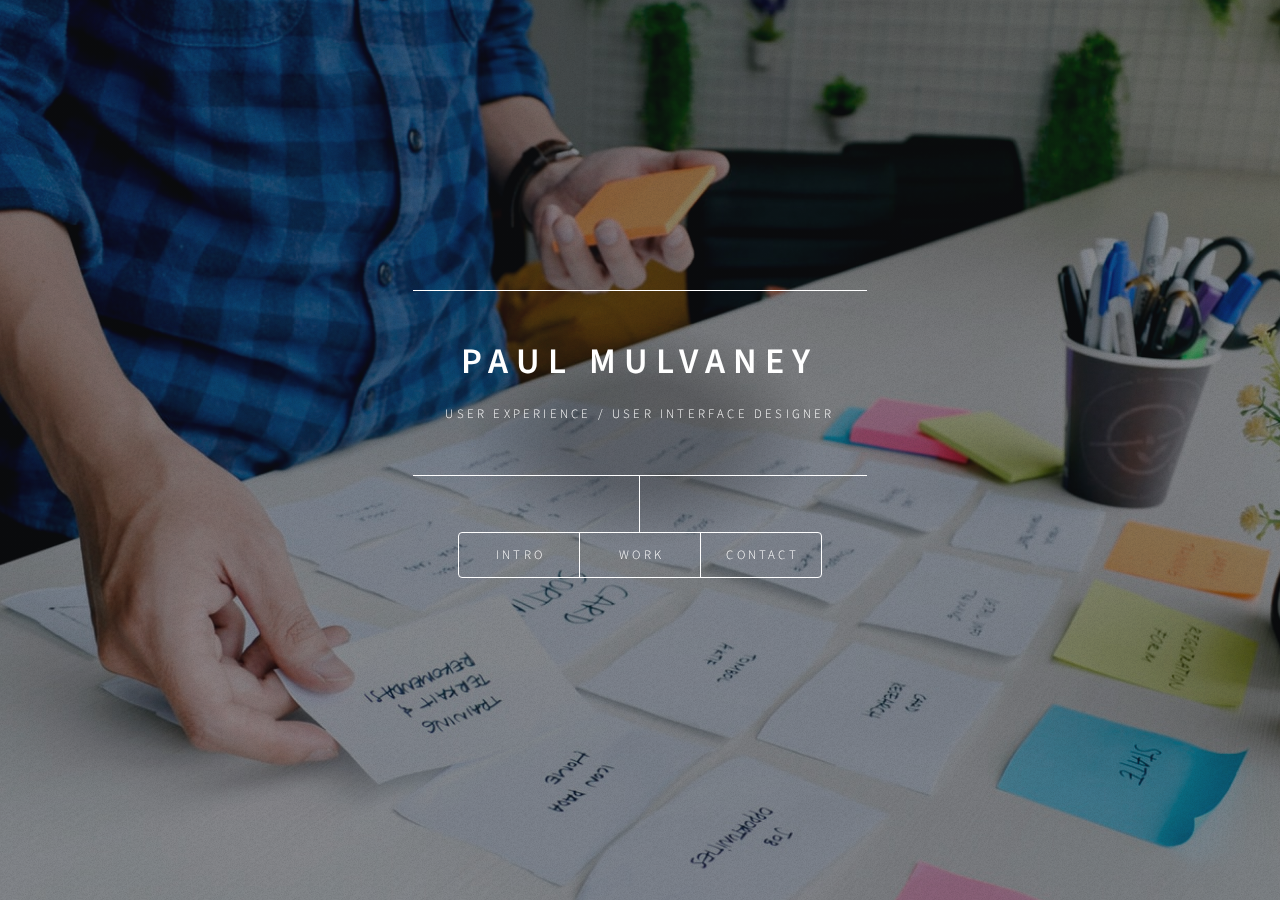
<file: Portfolio/index.html>
<!DOCTYPE HTML>
<!--
	Dimension by HTML5 UP
	html5up.net | @ajlkn
	Free for personal and commercial use under the CCA 3.0 license (html5up.net/license)
-->
<html>

<head>
	<title>Dimension by HTML5 UP</title>
	<meta charset="utf-8" />
	<meta name="viewport" content="width=device-width, initial-scale=1, user-scalable=no" />
	<link href="assets/css/bootstrap.css" rel="stylesheet" />
	<script src="assets/js/bootstrap.js"></script>

	<link rel="stylesheet" href="assets/css/main.css" />
	<noscript>
		<link rel="stylesheet" href="assets/css/noscript.css" />
	</noscript>
</head>

<body class="is-preload">

	<!-- Wrapper -->
	<div id="wrapper">

		<!-- Header -->
		<header id="header">
			<div class="content">
				<div class="inner">
					<h1>Paul Mulvaney</h1>
					<p>User Experience / User Interface Designer</p>
				</div>
			</div>
			<nav>
				<ul>
					<li><a href="#intro">Intro</a></li>
					<li><a href="#work">Work</a></li>
					<li><a href="#contact">Contact</a></li>
					<!--<li><a href="#elements">Elements</a></li>-->
				</ul>
			</nav>
		</header>

		<!-- Main -->
		<div id="main">

			<!-- Intro -->
			<article id="intro">
				<h2 class="major">Intro</h2>
				
				<p class="mt-2">Hey there! </br>Thanks for coming to take a look at my portolio. </br></br>
					Who am I?</br>
					My Name is Paul. I am a User Experice & User Interface designer from Sligo. I'm currently 
					studying App Design & Ux at Sligo It.</br>
					My background is in furniture and graphic desing. I have been a bespoke 
					furniture designer for over 7 years, and have been working 
					as a freelance graphic designer for the past two years. So, design 
					is something I know well and something I am very passionate about. </br>
					I want to thank you agin for checking out my portfolio and want you to know you can 
					check out my work <a href="#work">here</a>.</p>
				<p></p>
			</article>

			<!-- Work -->
			<article id="work">
				<h2 class="major">Work</h2>
				<ul class="nav nav-tabs" id="myTab" role="tablist">
					<li class="nav-item" role="presentation">
						<button class="nav-link active" id="brief-tab" data-bs-toggle="tab" data-bs-target="#brief"
							type="button" role="tab" aria-controls="define" aria-selected="true">Brief</button>
					</li>
					<li class="nav-item" role="presentation">
						<button class="nav-link" id="define-tab" data-bs-toggle="tab" data-bs-target="#define"
							type="button" role="tab" aria-controls="define" aria-selected="true">Define</button>
					</li>
					<li class="nav-item" role="presentation">
						<button class="nav-link" id="lofi-tab" data-bs-toggle="tab" data-bs-target="#lofi" type="button"
							role="tab" aria-controls="lofi" aria-selected="false">Lo-Fi</button>
					</li>
					<li class="nav-item" role="presentation">
						<button class="nav-link" id="midfi-tab" data-bs-toggle="tab" data-bs-target="#midfi"
							type="button" role="tab" aria-controls="midfi" aria-selected="false">Mid-Fi</button>
					</li>
					<li class="nav-item" role="presentation">
						<button class="nav-link" id="hifi-tab" data-bs-toggle="tab" data-bs-target="#hifi" type="button"
							role="tab" aria-controls="hifi" aria-selected="false">Hi-Fi</button>
					</li>
				</ul>
				<div class="tab-content" id="myTabContent">
					<!-- Brief Content -->
					<div class="tab-pane fade show active" id="brief" role="tabpanel" aria-labelledby="brief-tab">

						<p class="mt-2" > Brief from client</p>
					
						<div class="row">
							<div class="card mb-2">
								<img src="images/brief.png" class="card-img-top h-100" >
							</div>
					  	</div>

					</div>
					<!-- Define Content -->
					<div class="tab-pane fade" id="define" role="tabpanel" aria-labelledby="define-tab">

						<p class="mt-2" > After recieving the brief from the client the next steps are to define the problem. 
							Once I have a problem defined I can begin to craft a solution, 
							and once I know what the solution will look like, I can take steps to make that solution a reality</p>

						<div class="row">
							<div class="card mb-2">
							  <div class="row">
								  <div class="col-4 mt-2">
										<div class="card-img-top">
										  <img src="images/define/ProblemDefinition.png" class="card-img-top h-100" >
										</div>
								  </div>
								  <div class="col-8">
									<div class="card-body" style="color: black;">
										<h5 class="card-title" style="color: black;">Problem Definition</h5>
										<p class="card-text">
											To start I thouroughly read the brief, to fully understand the client needs. 
											Next I will tell the client what needs to be done to meet their needs, so they can understand the timeframe of events. 
										Next I will establish sucess criteria which will give quantative results for the finised product
										</p>
									</div>
								  </div>
								</div>
							</div>
					  	</div>

					  	<div class="row">
							<div class="card mb-2">
						  <div class="row">
							  <div class="col-4 mt-2">
									<div class="card-img-top">
									  <img src="images/define/SecondaryResearch.png" class="card-img-top h-100" >
									</div>
							  </div>
							  <div class="col-8">
								<div class="card-body" style="color: black;">
									<h5 class="card-title" style="color: black;">Secondary Research</h5>
									<p class="card-text">In this phase of the process I will set myself tasks to achieve using the clients existing website.
										 I make notes of these opservation and note what is working and what needs to be improved.
									</p>
								</div>
							  </div>
							</div>
							</div>
				  		</div>

						<div class="row">
							<div class="card mb-2">
							<div class="row">
								<div class="col-4 mt-2">
										<div class="card-img-top">
										<img src="images/define/UserStories.png" class="card-img-top h-100" >
										</div>
								</div>
								<div class="col-8">
									<div class="card-body" style="color: black;">
										<h5 class="card-title" style="color: black;">User Stories</h5>
										<p class="card-text">User stories are created. These are brief ideas of differant demographics that will be using the site, and how they will be using it.
											 These user stories are made to represent 99% of user interactions on the site. 
											 By focusing the desing for them, 99% of user interactions on the site should be refined and pleasurable
										</p>
									</div>
								</div>
								</div>
							</div>
						</div>

						<div class="row">
							<div class="card mb-2">
							<div class="row">
								<div class="col-4 mt-2">
										<div class="card-img-top">
										<img src="images/define/UsabilityTesting.png" class="card-img-top h-100" >
										</div>
								</div>
								<div class="col-8">
									<div class="card-body" style="color: black;">
										<h5 class="card-title" style="color: black;">Usability Testing</h5>
										<p class="card-text">While I have tested the website and noted my issues. 
											This is user-experience. Not my-experience. So I gathed a group of users who best represented my user stories 
											and set them the same tasks I have done to see how they will perform with them.</p>
									</div>
								</div>
								</div>
							</div>
						</div>

						<div class="row">
							<div class="card mb-2">
							<div class="row">
								<div class="col-4 mt-2">
										<div class="card-img-top">
										<img src="images/define/Empathy Mapping.png" class="card-img-top h-100" >
										</div>
								</div>
								<div class="col-8">
									<div class="card-body" style="color: black;">
										<h5 class="card-title" style="color: black;">Empathy Mapping</h5>
										<p class="card-text">With all the finding from the Usability test noted. These are written on post it 
											notes and are categorised into what the user 
											"Does"; "Feels"; "Thinks" and "Says". With reoccuring notes being grouped together.</p> 
									</div>
								</div>
								</div>
							</div>
						</div>

						<div class="row">
							<div class="card mb-2">
							<div class="row">
								<div class="col-4 mt-2">
										<div class="card-img-top">
										<img src="images/define/UserPainPoints.png" class="card-img-top h-100" >
										</div>
								</div>
								<div class="col-8">
									<div class="card-body" style="color: black;">
										<h5 class="card-title" style="color: black;">User Pain Points</h5>
										<p class="card-text">With the Empathy Map completed. Similar post-its are grouped togther. 
											The biggest clusters are the areas that are most in need of improvment. These become my User Pain Points.</p>
									</div>
								</div>
								</div>
							</div>
						</div>

						<div class="row">
							<div class="card mb-2">
							<div class="row">
								<div class="col-4 mt-2">
										<div class="card-img-top">
										<img src="images/define/UserGoals.png" class="card-img-top h-100" >
										</div>
								</div>
								<div class="col-8">
									<div class="card-body" style="color: black;">
										<h5 class="card-title" style="color: black;">User Goals</h5>
										<p class="card-text">With the pain points created. It's time to take the greatest weaknesses and turn them into the greatest strengths.
											e.g. If the users think a particular interaction took too long. The focus is now to make that process quick and easy.
										</p>
									</div>
								</div>
								</div>
							</div>
						</div>

						<div class="row">
							<div class="card mb-2">
							<div class="row">
								<div class="col-4 mt-2">
										<div class="card-img-top">
										<img src="images/define/JourneyMap.png" class="card-img-top h-100" >
										</div>
								</div>
								<div class="col-8">
									<div class="card-body" style="color: black;">
										<h5 class="card-title" style="color: black;">Journey MAp</h5>
										<p class="card-text">The last step here is to make a Journey Map. 
											This will show the users emotional state as they progress through a task. 
										I want to make sure that where the user is unhappy, with a finshed design I want them be be thrilled. </p>
									</div>
								</div>
								</div>
							</div>
						</div>

					</div>

					<!-- lo-fi Content -->
					<div class="tab-pane fade" id="lofi" role="tabpanel" aria-labelledby="lofi-tab">

						<p class="mt-2" > With all the reseach conducted. I now need to refine that reseach into a solution for the users and the client.</p>

						<div class="row">
							<div class="card mb-2">
							  <div class="row">
								  <div class="col-4 mt-2">
										<div class="card-img-top">
										  <img src="images/Lofi/IdealCustomerJourney.png" class="card-img-top h-100" >
										</div>
								  </div>
								  <div class="col-8">
									<div class="card-body" style="color: black;">
										<h5 class="card-title" style="color: black;">Ideal Customer Journey</h5>
										<p class="card-text">
											As I now have a visual representation of what the current customer journey looks like.
											Why not have one of what I want the customer journey to be. That way I can see what the user should be feeling as 
											they interact with the website, and design so these expectations are met.
										</p>
									</div>
								  </div>
								</div>
							</div>
					  	</div>

						<div class="row">
							<div class="card mb-2">
							  <div class="row">
								  <div class="col-4 mt-2">
										<div class="card-img-top">
										  <img src="images/Lofi/StoryBoard.png" class="card-img-top h-100" >
										</div>
								  </div>
								  <div class="col-8">
									<div class="card-body" style="color: black;">
										<h5 class="card-title" style="color: black;">Story Board</h5>
										<p class="card-text">
											The next stage of the process is to take the ideal customer Journey Map and create a story board. 
											This will show me visually what the user is doing, where they're doing it and why. 
											This might seem silly and un-necessary to have both but creating a clear picture of the user is maybe some of the most important time spent on any project.
										</p>
									</div>
								  </div>
								</div>
							</div>
					  	</div>

						<div class="row">
							<div class="card mb-2">
							  <div class="row">
								  <div class="col-4 mt-2">
										<div class="card-img-top">
										  <img src="images/Lofi/Lo-Fi Prototyping.png" class="card-img-top h-100" >
										</div>
								  </div>
								  <div class="col-8">
									<div class="card-body" style="color: black;">
										<h5 class="card-title" style="color: black;">Lo-Fi Prototyping</h5>
										<p class="card-text">
											With an clear visual idea of what a finsihed user journey will look like, 
											I can now begin to design a prototype that will meet achieve this user journey. 
											The quickest and easiest way to do this? With a UX designers best friend. Post-it notes. 
											With prototypes entire user interactions can be made in minutes.
										</p>
									</div>
								  </div>
								</div>
							</div>
					  	</div>

						<div class="row">
							<div class="card mb-2">
							  <div class="row">
								  <div class="col-4 mt-2">
										<div class="card-img-top">
										  <img src="images/Lofi/LoFITesting.png" class="card-img-top h-100" >
										</div>
								  </div>
								  <div class="col-8">
									<div class="card-body" style="color: black;">
										<h5 class="card-title" style="color: black;">Lo-Fi Usability Testing</h5>
										<p class="card-text">
											With the quick pen and paper Low-Fidelity prototype made, what is the most important part in User Experience. 
											To show it to users! By getting the users back to test the new prototype and give feedback.
										</p>
									</div>
								  </div>
								</div>
							</div>
					  	</div>

						<div class="row">
							<div class="card mb-2">
							  <div class="row">
								  <div class="col-4 mt-2">
										<div class="card-img-top">
										  <img src="images/Lofi/LoFiIteration.png" class="card-img-top w-100" >
										</div>
								  </div>
								  <div class="col-8">
									<div class="card-body" style="color: black;">
										<h5 class="card-title" style="color: black;">Lo-Fi Iteration</h5>
										<p class="card-text">
											Based on feeback from users I can then take the Lo-Fi, keep what works, get rid of whats not needed and improve on whats not working right. 
											Thus, a finished design is one step closer.
										</p>
									</div>
								  </div>
								</div>
							</div>
					  	</div>

						<div class="row">
							<div class="card m-2">
								<h4 class="card-title" style="color: black;">Try Out My Lo-Fi Prototype</h4>
								<div class="row">
									<iframe src="https://marvelapp.com/prototype/79906a2?emb=1&iosapp=false&frameless=false" width="100%" height="360px" 
									allowTransparency="true" frameborder="0" style="-webkit-clip-path: inset(2px 2px); clip-path: inset(2px 2px);"></iframe>
								</div>
							</div>
					  	</div>

					</div>

					<!-- mid-fi Content -->
					<div class="tab-pane fade" id="midfi" role="tabpanel" aria-labelledby="midfi-tab">
						
						<p class="mt-2" >
							With the Lo-Fi Iterations made I can now move onto Medium Fidelity. 
							Using Adobe XD I can quickly create interactive prototypes for users to test and give fedback on.</p>


						<div class="row">
							<div class="card mb-2">
							  <div class="row">
								  <div class="col-4 mt-2">
										<div class="card-img-top">
										  <img src="images/MidFi/MidFiPrototyping.png" class="card-img-top h-100" >
										</div>
								  </div>
								  <div class="col-8">
									<div class="card-body" style="color: black;">
										<h5 class="card-title" style="color: black;">Mid-Fi Prototyping</h5>
										<p class="card-text">
											As the hard work of defining the user flow has been done in the lo-Fi stage, Mid-fi is quite quick and easy. 
											All I need to do is follow the blueprint from my Lo-Fi prototype and make this look more like a tradition website. 
											This prototype is made in grayscale so when tested by users they will not be distracted by colours or images.
										</p>
									</div>
								  </div>
								</div>
							</div>
					  	</div>

						<div class="row">
							<div class="card mb-2">
							  <div class="row">
								  <div class="col-4 mt-2">
										<div class="card-img-top">
										  <img src="images/MidFi/MidFiTesting.png" class="card-img-top h-100" >
										</div>
								  </div>
								  <div class="col-8">
									<div class="card-body" style="color: black;">
										<h5 class="card-title" style="color: black;">Mid-Fi Usability Testing</h5>
										<p class="card-text">
											I can now test this prototpye on users to see how they like it. 
											After all whats User Experience with out users?
										</p>
									</div>
								  </div>
								</div>
							</div>
					  	</div>

						<div class="row">
							<div class="card mb-2">
							  <div class="row">
								  <div class="col-4 mt-2">
										<div class="card-img-top">
										  <img src="images/MidFi/MidFiIteration.png" class="card-img-top w-100" >
										</div>
								  </div>
								  <div class="col-8">
									<div class="card-body" style="color: black;">
										<h5 class="card-title" style="color: black;">Mid-Fi Iteration</h5>
										<p class="card-text">
											Just like the Lo-Fi stage I can take the feedback from users gathered from users. 
											Iterate the design based on this feedback, and create an een more polished design.
										</p>
									</div>
								  </div>
								</div>
							</div>
					  	</div>

						<div class="row">
							<div class="card m-2">
								<h4 class="card-title" style="color: black;">Try Out My Mid-Fi Prototype</h4>
								<div class="row">
									<iframe width="100%" height="400" src="https://xd.adobe.com/embed/d459cbe3-566f-41aa-a91f-d78a97f3690e-810a/?fullscreen&hints=off" frameborder="0" allowfullscreen></iframe>
								</div>
							</div>
					  	</div>
						
					</div>

					<!-- hi-fi Content -->
					<div class="tab-pane fade" id="hifi" role="tabpanel" aria-labelledby="hifi-tab">
						
						<p class="mt-2" >
							Now the real fun starts! After Lo-Fi and Mid-Fi testing and iterations have worked out the kinks in the user flow and interactions, 
						in High-Fidelity, all that's left is to give this site a little face lift to getting looking production ready!</p>


						<div class="row">
							<div class="card mb-2">
							  <div class="row">
								  <div class="col-4 mt-2">
										<div class="card-img-top">
										  <img src="images/HiFI/HiFiPrototyping.png" class="card-img-top h-100" >
										</div>
								  </div>
								  <div class="col-8">
									<div class="card-body" style="color: black;">
										<h5 class="card-title" style="color: black;">Hi-Fi Prototyping</h5>
										<p class="card-text">
											This is maybe the most fun part of the process. No interactions or flows need to be worked out. 
											So what I can do is take my mid-fi prototype and start adding elements, effects and images to make the site feel whole.
										</p>
									</div>
								  </div>
								</div>
							</div>
					  	</div>

						<div class="row">
						  <div class="card mb-2">
							<div class="row">
								<div class="col-4 mt-2">
									  <div class="card-img-top">
										<img src="images/HiFI/DefiningVisulaBrand.png" class="card-img-top h-100" >
									  </div>
								</div>
								<div class="col-8">
								  <div class="card-body" style="color: black;">
									  <h5 class="card-title" style="color: black;">Defining the Visual Brand</h5>
									  	<p class="card-text">
										  While this is the most fun step it is also possibly the most challenging. One miss step and the design falls apart. 
										  That's why at this point I took great care to cultivate a mood while designing the site. 
										  I wanted the feeling of the site to match that of a the feeling of being inside the restaurant for a romantic candle lit dinner.
										</p>
								  </div>
								</div>
							  </div>
						  </div>
						</div>

						<div class="row">
							<div class="card mb-2">
							  <div class="row">
								  <div class="col-4 mt-2">
										<div class="card-img-top">
										  <img src="images/HiFI/A-B Testing.png" class="card-img-top h-100" >
										</div>
								  </div>
								  <div class="col-8">
									<div class="card-body" style="color: black;">
										<h5 class="card-title" style="color: black;">A/B Testing</h5>
										<p class="card-text">
											As Ive said before this is my experience. This is UX. It would be foolish of me to make every decision and think it was perfect. 
											So, whenever a big design change or something that moved away from expected conventions of web design was introduced, A/B tests were conducted.
											A group would be shown multiple designs and asked their favourite. These results were polled and the winning design was the one that made it 
											into the finshed design.
										</p>
									</div>
								  </div>
								</div>
							</div>
						  </div>

						<div class="row">
							<div class="card m-2">
								<h4 class="card-title" style="color: black;">Try Out My Hi-Fi Prototype</h4>
								<div class="row">
									
									<iframe width="100%" height="400" src="https://xd.adobe.com/embed/490d6b5d-5cd9-45d3-b93d-72b11a0efcef-1c5e/" frameborder="0" allowfullscreen></iframe>
								</div>
							</div>
					  	</div>

					</div>
				</div>

				<!-- <ul class="nav nav-tabs" id="workTab" role="tablist">
					<li class="nav-item" role="presentation">
						<button data-bs-toggle="tab" data-bs-target="#define" type="button" role="tab"
							aria-controls="define" aria-selected="true" class="nav-link active">Define</button>
					</li>
					<li class="nav-item" role="presentation">
						<button data-bs-toggle="tab" data-bs-target="#lofi" type="button" role="tab"
							aria-controls="lofi" aria-selected="false" class="nav-link active">Lo-Fi</button>
					</li>
					<li class="nav-item" role="presentation">
						<button data-bs-toggle="tab" data-bs-target="#midfi" type="button" role="tab"
							aria-controls="midfi" aria-selected="false" class="nav-link active">Mid-Fi</button>
					</li>
					<li class="nav-item" role="presentation">
						<button data-bs-toggle="tab" data-bs-target="#hifi" type="button" role="tab"
							aria-controls="hifi" aria-selected="false" class="nav-link active">Hi-Fi</button>
					</li>
				</ul>
				<div class="tab-content" id="myTabContent">
					<div class="tab-pane fade show active" id="define" role="tabpanel" aria-labelledby="define-tab">
						Define
					</div>
					<div class="tab-pane fade" id="lofi" role="tabpanel" aria-labelledby="lofi-tab">Lofi</div>
					<div class="tab-pane fade" id="midfi" role="tabpanel" aria-labelledby="midfi-tab">Midfi</div>
					<div class="tab-pane fade" id="hifi" role="tabpanel" aria-labelledby="hifi-tab">Hifi</div>
				</div> -->

			</article>

			<!-- Contact -->
			<article id="contact">
				<h2 class="major">Contact</h2>
				<form method="post" action="#">
					<div class="fields">
						<div class="field half">
							<label for="name">Name</label>
							<input type="text" name="name" id="name" />
						</div>
						<div class="field half">
							<label for="email">Email</label>
							<input type="text" name="email" id="email" />
						</div>
						<div class="field">
							<label for="message">Message</label>
							<textarea name="message" id="message" rows="4"></textarea>
						</div>
					</div>
					<ul class="actions">
						<li><input type="submit" value="Send Message" class="primary" /></li>
						<li><input type="reset" value="Reset" /></li>
					</ul>
				</form>

			</article>

		</div>

		<!-- Footer -->
		<footer id="footer">
		</footer>

	</div>

	<!-- BG -->
	<div id="bg"></div>

	<!-- Scripts -->
	<script src="assets/js/jquery.min.js"></script>
	<script src="assets/js/browser.min.js"></script>
	<script src="assets/js/breakpoints.min.js"></script>
	<script src="assets/js/util.js"></script>
	<script src="assets/js/main.js"></script>

</body>

</html>
</file>
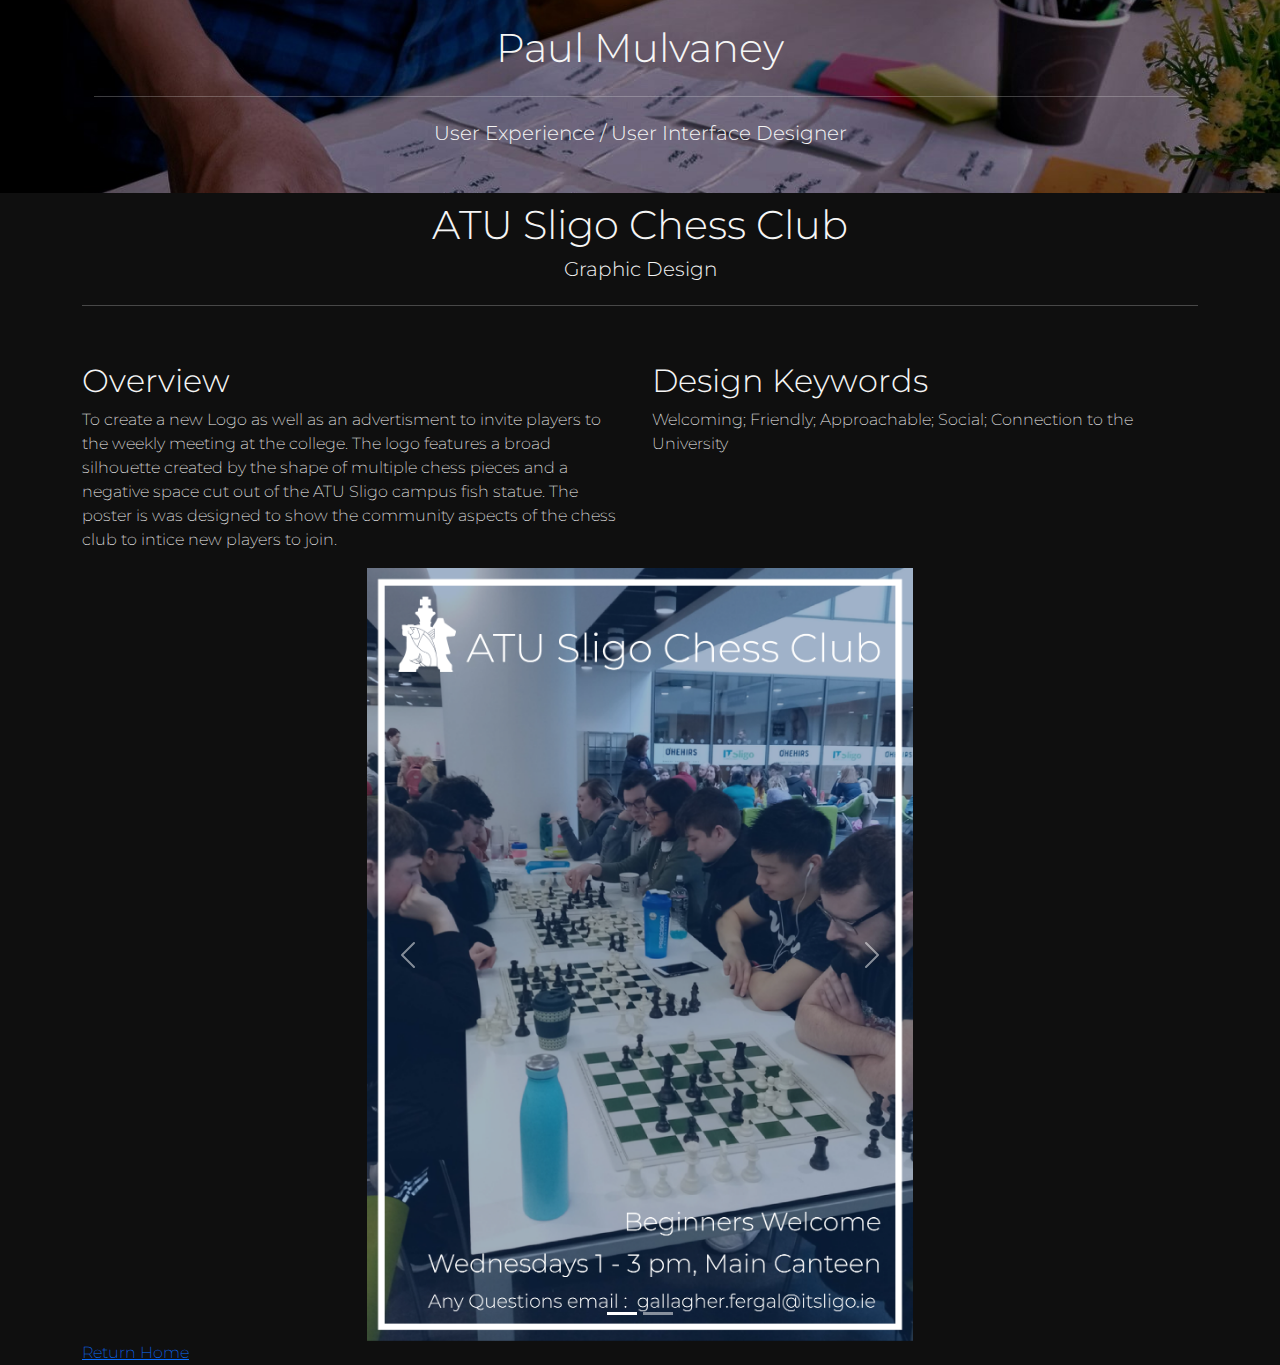
<file: atuchess.html>
<!DOCTYPE html>
<html>
  <head>
      <title>Paul Mulvaney Design</title>
      <meta charset="utf-8" />
      <meta name="viewport" content="width=device-width, initial-scale=1, user-scalable=no" />
      <link href="css/bootstrap.css" rel="stylesheet" />
      <link href='https://fonts.googleapis.com/css?family=Montserrat' rel='stylesheet'>

      <link rel="stylesheet" href="css/main.css" />
  </head>
    
  <body>
      <div class="bg-image d-flex justify-content-center align-items-center" style="background-image: url('images/background.jpeg'); background-repeat: no-repeat; background-size: cover; background-position: center center; height: 400;">
        <!-- Mask & flexbox options-->
        <div class="mask rgba-black-light align-items-center container">
          <!-- Content -->
          <div class="container">
            <!--Grid row-->
            <div class="row">
              <!--Grid column-->
              <div class="col-md-12 my-4 text-center" id="header">
                <h1 ><strong>Paul Mulvaney</strong></h1>
                <hr class="hr-light my-4">
                <h5 class=" mb-4"><strong>User Experience / User Interface Designer</strong></h5>
              </div>
              <!--Grid column-->
            </div>
            <!--Grid row-->
          </div>
          <!-- Content -->
        </div>
        <!-- Mask & flexbox options-->
      </div>


      

      




      <div id="main" class="container mt-2">

        <div class="row">
          <div class="col-md-12 mb-4 text-center" id="header">
            <h1 ><strong>ATU Sligo Chess Club</strong></h1>
            <h5 class=" mb-4"><strong>Graphic Design</strong></h5>
            <hr class="hr-light my-4">
          </div>

          <div class="col-12 col-md-6">
            <h2 class="major mt-2" id="subheading">Overview</h2>
            <p class="mt-2">To create a new Logo as well as an advertisment to invite players to the weekly meeting at the college.
              The logo features a broad silhouette created by the shape of multiple chess pieces and a negative space cut out of the ATU Sligo campus fish statue.
              The poster is was designed to show the community aspects of the chess club to intice new players to join.
            </p>
          </div>

          <div class="col-12 col-md-6">
            <h2 class="major mt-2" id="subheading">Design Keywords</h2>
            <p class="mt-2">Welcoming; Friendly; Approachable; Social; Connection to the University</p>
          </div>
        </div>

        <div class="row justify-content-center">   
          
          <div class="col-12 col-md-8 col-lg-6">
            <div id="carouselExampleIndicators" class="carousel slide" data-bs-ride="false">
              <div class="carousel-indicators">
                <button type="button" data-bs-target="#carouselExampleIndicators" data-bs-slide-to="0" class="active" aria-current="true" aria-label="Slide 1"></button>
                <button type="button" data-bs-target="#carouselExampleIndicators" data-bs-slide-to="1" aria-label="Slide 2"></button>
              </div>
              <div class="carousel-inner">
                <div class="carousel-item active">
                  <img src="images/ATUChessClub/ATUChessPoster.png" class="d-block w-100">
                </div>
                <div class="carousel-item">
                  <img src="images/ATUChessClub/ATULogo.png" class="d-block w-100">
                </div>
              </div>
              <button class="carousel-control-prev" type="button" data-bs-target="#carouselExampleIndicators" data-bs-slide="prev">
                <span class="carousel-control-prev-icon" aria-hidden="true"></span>
                <span class="visually-hidden">Previous</span>
              </button>
              <button class="carousel-control-next" type="button" data-bs-target="#carouselExampleIndicators" data-bs-slide="next">
                <span class="carousel-control-next-icon" aria-hidden="true"></span>
                <span class="visually-hidden">Next</span>
              </button>
            </div>
          </div>

      </div>

        <a href="index.html">Return Home</a>
      </div>
  </body>
  <script src="js/bootstrap.js"></script>
        
</html>
</file>
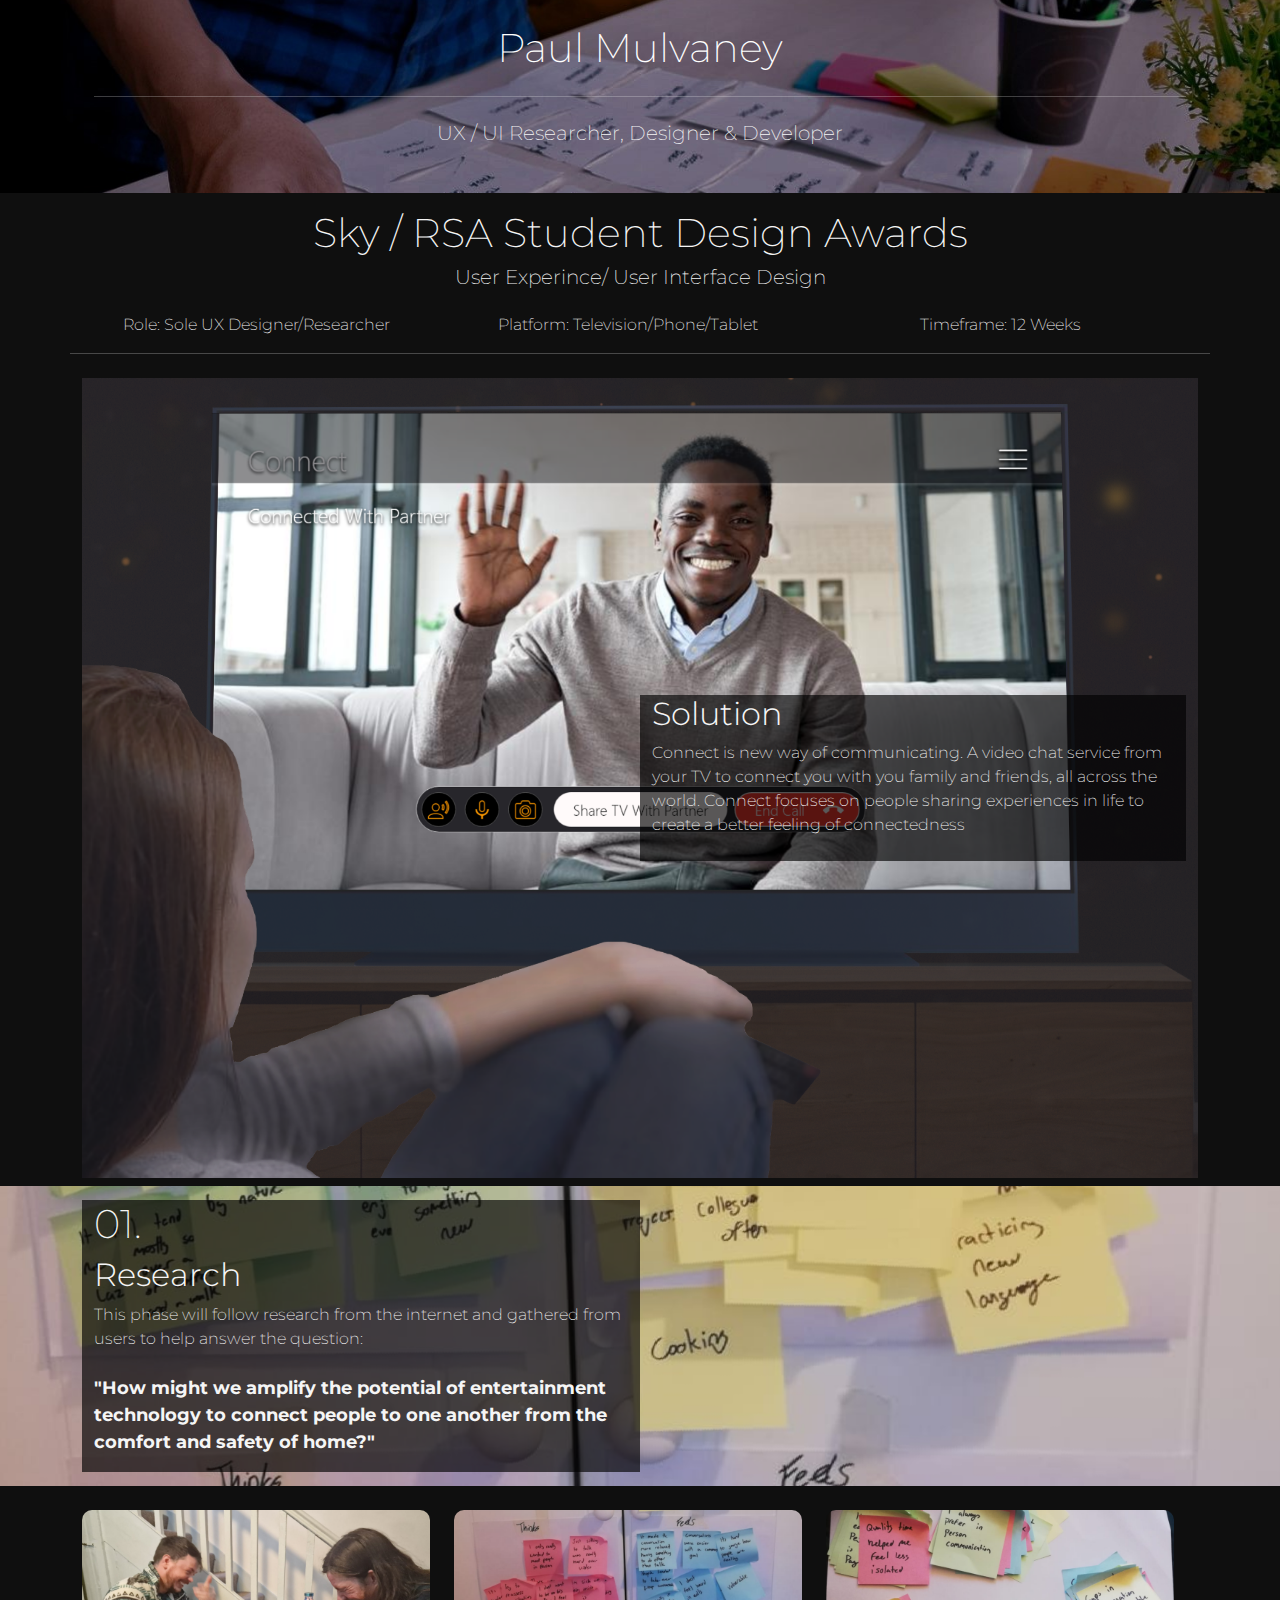
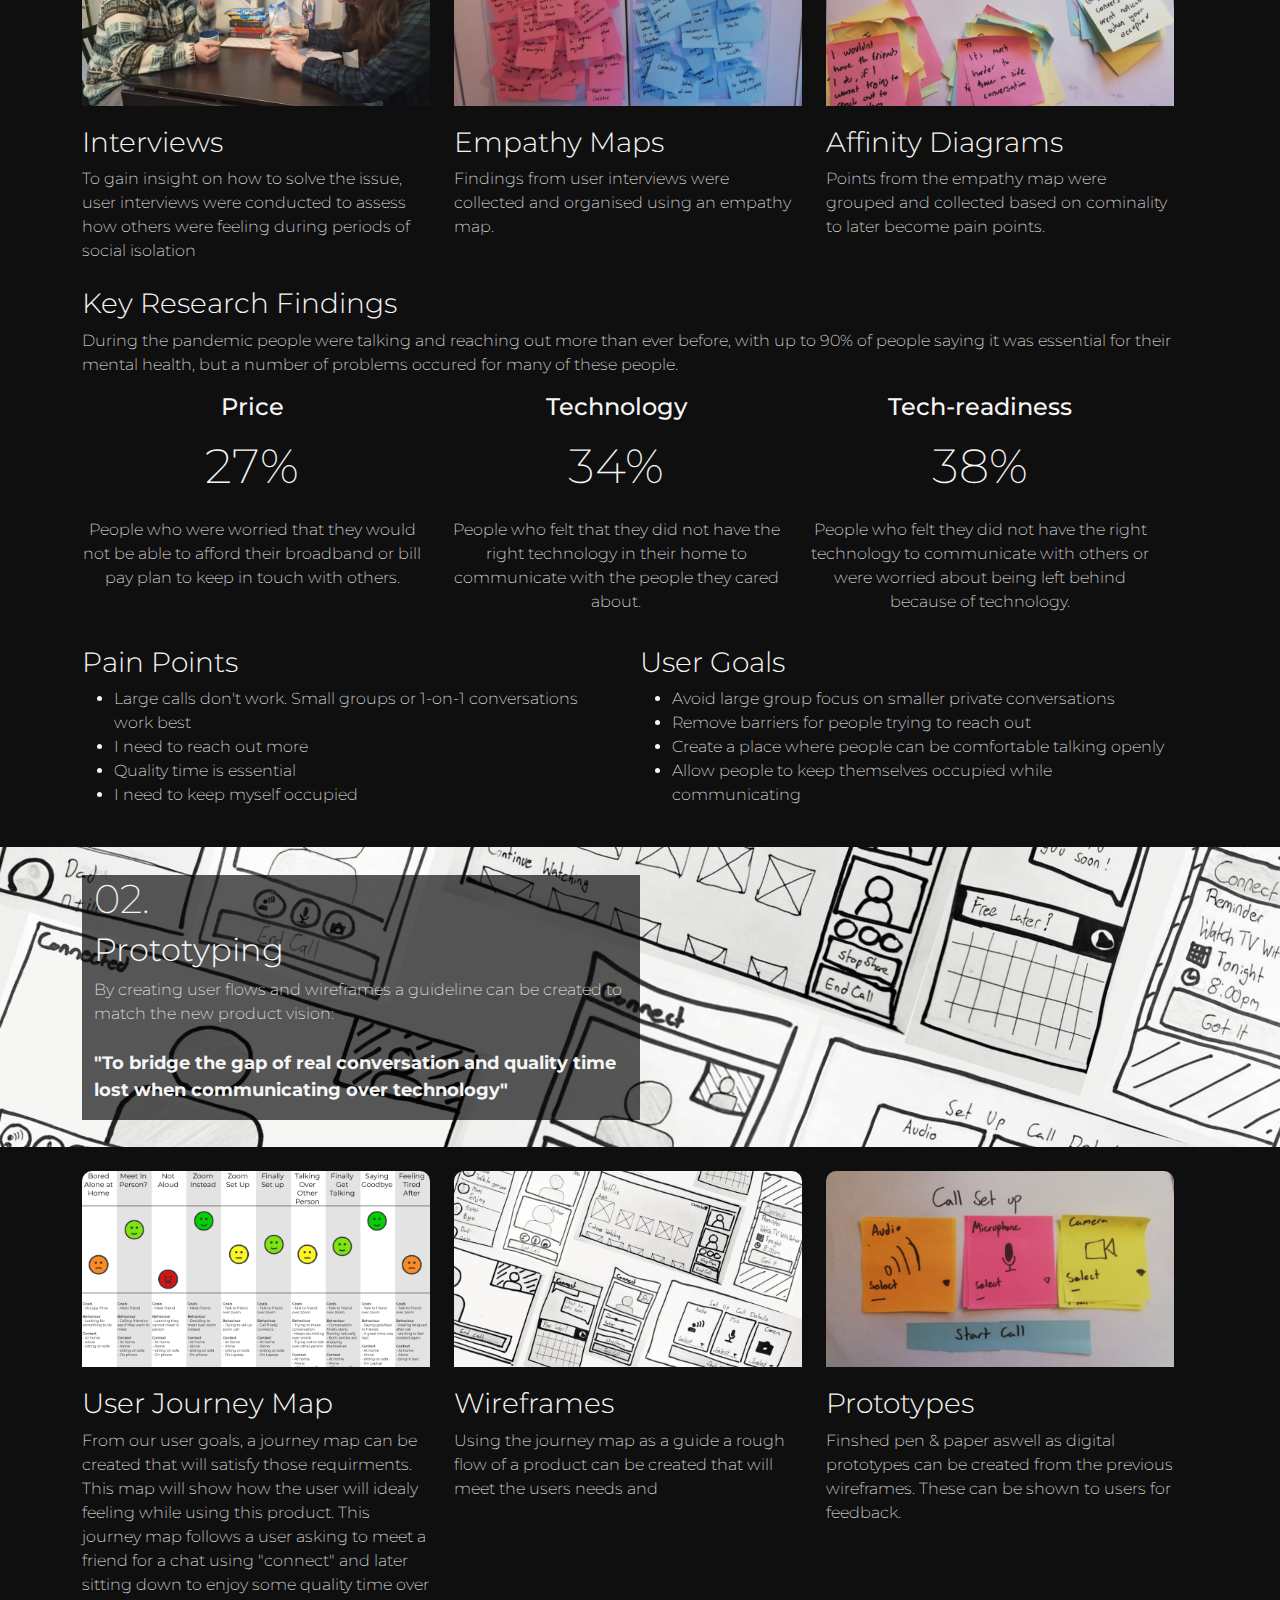
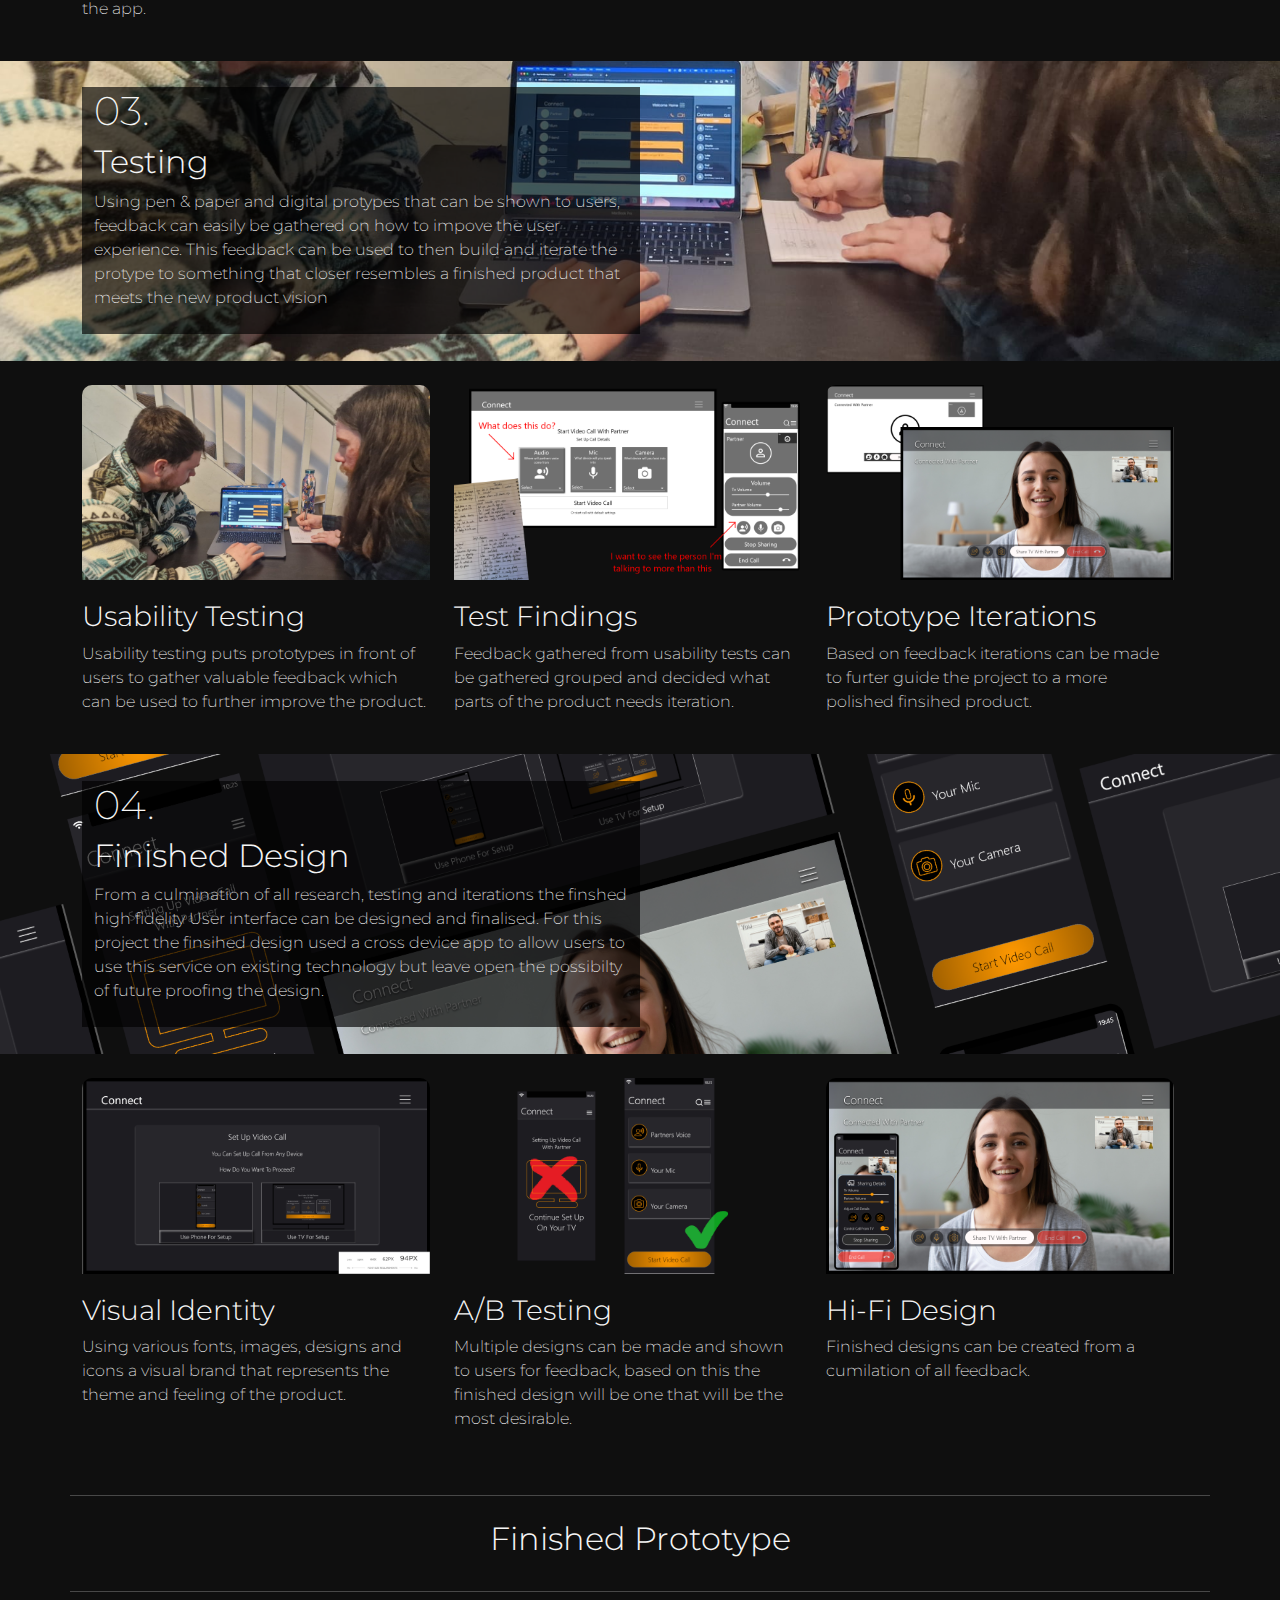
<file: connect_RSA.html>
<!DOCTYPE html>
<html>
  <head>
      <title>Paul Mulvaney Design</title>
      <meta charset="utf-8" />
      <meta name="viewport" content="width=device-width, initial-scale=1, user-scalable=no" />
      <link href="css/bootstrap.css" rel="stylesheet" />
      <link href='https://fonts.googleapis.com/css?family=Montserrat' rel='stylesheet'>

      <link rel="stylesheet" href="css/main.css" />
  </head>
    
  <body>
      <div class="bg-image d-flex justify-content-center align-items-center" style="background-image: url('images/background.jpeg'); background-repeat: no-repeat; background-size: cover; background-position: center center; height: 200;">
        <!-- Mask & flexbox options-->
        <div class="mask rgba-black-light align-items-center container">
          <!-- Content -->
          <div class="container">
            <!--Grid row-->
            <div class="row">
              <!--Grid column-->
              <div class="col-md-12 my-4 text-center" id="header">
                <h1><a href="index.html" class="home">Paul Mulvaney</a></h1>
                <hr class="hr-light my-4"> 
                <h5 class=" mb-4">UX / UI Researcher, Designer & Developer</h5>
              </div>
              <!--Grid column-->
            </div>
            <!--Grid row-->
          </div>
          <!-- Content -->
        </div>
        <!-- Mask & flexbox options-->
      </div>

    <div id="main" >

        <!--INTRO-->
        <div class="container mt-2">

          <div class="row ">
            <div class="col-md-12 text-center" id="header">
              <h1 class="mt-2">Sky / RSA Student Design Awards</h1>
              <h5 class=" mb-4">User Experince/ User Interface Design</h5>
            </div>
            
            <div class="row w-100 text-center">
          <div class="col-lg-4 col-md-4 col-sm-4">
              <p>Role: Sole UX Designer/Researcher</p>
            </div>
            <div class="col-lg-4 col-md-4 col-sm-4">
              <p>Platform: Television/Phone/Tablet</p>
            </div>
            <div class="col-lg-4 col-md-4 col-sm-4">
              <p>Timeframe: 12 Weeks</p>
            </div>
              

            </div>
            
            <hr class="hr-light mb-4">
          </div>
          

          <!--Solution banner-->
          <div class="bg-image d-flex justify-content-center align-items-center mb-2 col" style="background-image: url('images/Connect/ConnectBanner.png'); background-repeat: no-repeat; background-size: cover; background-position: center; height: 800px;">
            <div class="mask rgba-black-light align-items-center container">
              <div class="container">
                <div class="row">
                  <div class="col-md-6 offset-md-6 my-4 cover" id="header">
                    <h2>Solution</h2>
                    <p class="mb-4">Connect is new way of communicating. 
                      A video chat service from your TV to connect you with you family and friends, 
                      all across the world. Connect focuses on people sharing experiences in life to
                       create a better feeling of connectedness</p>
                  </div>
                </div>
              </div>
            </div>
          </div>

        </div>
          
          <!--Research banner-->
          <div class="bg-image d-flex justify-content-center align-items-center" style="background-image: url('images/Connect/Research/Banner.png'); background-repeat: no-repeat; background-size: cover; background-position: center center; height: 300px;">
            <div class="mask rgba-black-light align-items-center container">
              <div class="container">
                <div class="row">
                  <div class="col-md-6 my-4 cover">
                    <h1>01.</h1>
                    <h2>Research</h2>
                    <p class=" mb-4">This phase will follow research from the internet and gathered from users to help answer the question:</p>
                      <p class="brief">"How might we amplify the 
                      potential of entertainment 
                      technology to connect people 
                      to one another from the 
                      comfort and safety of home?"</p>
                  </div>
                </div>
              </div>
            </div>
          </div>
          <!--research content-->       
          <div class="container my-4">
            <div class="row w-100 justify-content-center">
          
              <div class="col-lg-4 col-md-4 col-sm-4">
                <div class="card-dark w-100">
                  <div class="card-img-top">
                    <img src="images/Connect/Research/Interviews.png" class="card-img-top" >
                  </div>
                  <h3 class="card-title">Interviews</h3>
                  <p>
                    To gain insight on how to solve the issue, user interviews were conducted to assess how others were feeling during periods of social isolation
                  </p>
                </div>
              </div>
          
              <div class="col-lg-4 col-md-4 col-sm-4">
                <div class="card-dark w-100">
                  <div class="card-img-top">
                    <img src="images/Connect/Research/EmpathyMap.png" class="card-img-top" >
                  </div>
                  <h3 class="card-title">Empathy Maps</h3>
                  <p>
                    Findings from user interviews were collected and organised using an empathy map.
                  </p>
                </div>
              </div>
          
              <div class="col-lg-4 col-md-4 col-sm-4">
                <div class="card-dark w-100">
                  <div class="card-img-top">
                    <img src="images/Connect/Research/AffinityDiagram.png" class="card-img-top" >
                  </div>
                  <h3 class="card-title">Affinity Diagrams</h3>
                  <p>
                   Points from the empathy map were grouped and collected based on cominality to later become pain points.
                  </p>
                </div>
              </div>

              <div class="col-lg-12 col-md-12">
                  <h3 class="card-title my-2">Key Research Findings</h3>
                  <p>During the pandemic people were talking and reaching out more than ever before, with up to 
                    90% of people saying it was essential for their mental health, but a number of problems occured for many of these people.</p>
                  <div class="row w-100 text-center my-2">

                    <div class="col-lg-4 col-md-4 col-sm-4">
                      <h4>Price</h4>
                      <p style="font-size: 300%;">27%</p>
                      <p>People who were worried that they would not be able to afford their broadband or
                         bill pay plan to keep in touch with others.</p>
                    </div>

                    <div class="col-lg-4 col-md-4 col-sm-4">
                      <h4>Technology</h4>
                      <p style="font-size: 300%;">34%</p>
                      <p>People who felt that they did not have the right technology in their home to communicate with the people they cared about.</p>
                    </div>
                    
                    <div class="col-lg-4 col-md-4 col-sm-4">
                      <h4>Tech-readiness</h4>
                      <p style="font-size: 300%;">38%</p>
                      <p>People who felt they did not have the right technology to communicate
                         with others or were worried about being left behind because of technology.</p>
                    </div>

                  </div>
              </div>
              
              <div class="col-lg-6 col-sm-12">
                <div class="card-dark w-100 my-2">
                  <h3 class="card-title">Pain Points</h3>
                    <ul>
                      <li>Large calls don't work. Small groups or 1-on-1 conversations work best</li>
                      <li>I need to reach out more</li>
                      <li>Quality time is essential</li>
                      <li>I need to keep myself occupied</li>
                    </ul>
                </div>
              </div>

              <div class="col-lg-6 col-sm-12">
                <div class="card-dark w-100 my-2">
                  <h3 class="card-title">User Goals</h3>
                    <ul>
                      <li>Avoid large group focus on smaller private conversations</li>
                      <li>Remove barriers for people trying to reach out</li>
                      <li>Create a place where people can be comfortable talking openly</li>
                      <li>Allow people to keep themselves occupied while communicating</li>
                    </ul>
                </div>
              </div>

            </div>
          </div>
          
          
          <!--Prototyping banner-->
          <div class="bg-image d-flex justify-content-center align-items-center" style="background-image: url('images/Connect/PrototypeBanner.png'); background-repeat: no-repeat; background-size: cover; background-position: center center; height: 300px;">
            <div class="mask rgba-black-light align-items-center container">
              <div class="container">
                <div class="row">
                  <div class="col-md-6 my-4 cover">
                    <h1>02.</h1>
                    <h2>Prototyping</h2>
                    <p class=" mb-4">By creating user flows and wireframes a guideline can be created to match the new product vision:</p>
                      <p class="brief">"To bridge the gap of real conversation
                        and quality time lost when communicating over technology"
                    </p>
                  </div>
                </div>
              </div>
            </div>
          </div>
          <!--Prototyping content-->       
          <div class="container my-4">
            <div class="row w-100 justify-content-center">
          
              <div class="col-lg-4 col-md-4 col-sm-4">
                <div class="card-dark w-100">
                  <div class="card-img-top">
                    <img src="images/Connect/prototying/JourneyMAp.png" class="card-img-top" >
                  </div>
                  <h3 class="card-title">User Journey Map</h3>
                  <p>
                    From our user goals, a journey map can be created that will satisfy those requirments. This map will show how the user will idealy feeling while using this product.
                    This journey map follows a user asking to meet a friend for a chat using "connect" and later sitting down to enjoy some quality time over the app.
                  </p>
                </div>
              </div>
              
              <div class="col-lg-4 col-md-4 col-sm-4">
                <div class="card-dark w-100">
                  <div class="card-img-top">
                    <img src="images/Connect/prototying/Wireframe.png" class="card-img-top" >
                  </div>
                  <h3 class="card-title">Wireframes</h3>
                  <p>
                    Using the journey map as a guide a rough flow of a product can be created that will meet the users needs and 
                  </p>
                </div>
              </div>

              <div class="col-lg-4 col-md-4 col-sm-4">
                <div class="card-dark w-100">
                  <div class="card-img-top">
                    <img src="images/Connect/prototying/Prototype.png" class="card-img-top" >
                  </div>
                  <h3 class="card-title">Prototypes</h3>
                  <p>
                    Finshed pen & paper aswell as digital prototypes can be created from the previous wireframes. These can be shown to users for feedback.
                  </p>
                </div>
              </div>

            </div>
          </div>

          <!--testing banner-->
          <div class="bg-image d-flex justify-content-center align-items-center" style="background-image: url('images/Connect/testing/Banner.png'); background-repeat: no-repeat; background-size: cover; background-position: center center; height: 300px;">
            <div class="mask rgba-black-light align-items-center container">
              <div class="container">
                <div class="row">
                  <div class="col-md-6 my-4 cover">
                    <h1>03.</h1>
                    <h2>Testing</h2>
                    <p class=" mb-4">Using pen & paper and digital protypes that can be shown to users, 
                      feedback can easily be gathered on how to impove the user experience.
                      This feedback can be used to then build and iterate the protype to something that closer resembles a finished product
                      that meets the new product vision</p>
                  </div>
                </div>
              </div>
            </div>
          </div>
          <!--testing content-->       
          <div class="container my-4">
            <div class="row w-100 justify-content-center">
          
              <div class="col-lg-4 col-md-4 col-sm-4">
                <div class="card-dark w-100">
                  <div class="card-img-top">
                    <img src="images/Connect/testing/UserTesting.png" class="card-img-top" >
                  </div>
                  <h3 class="card-title">Usability Testing</h3>
                  <p>
                    Usability testing puts prototypes in front of users to gather valuable feedback which can be used to further improve the product. 
                  </p>
                </div>
              </div>
          
              <div class="col-lg-4 col-md-4 col-sm-4">
                <div class="card-dark w-100">
                  <div class="card-img-top">
                    <img src="images/Connect/testing/TestFindings.png" class="card-img-top" >
                  </div>
                  <h3 class="card-title">Test Findings</h3>
                  <p>
                    Feedback gathered from usability tests can be gathered grouped and decided what parts of the product needs iteration.
                  </p>
                </div>
              </div>
          
              <div class="col-lg-4 col-md-4 col-sm-4">
                <div class="card-dark w-100">
                  <div class="card-img-top">
                    <img src="images/Connect/testing/Testiteration.png" class="card-img-top" >
                  </div>
                  <h3 class="card-title">Prototype Iterations</h3>
                  <p>
                    Based on feedback iterations can be made to furter guide the project to a more polished finsihed product.
                  </p>
                </div>
              </div>

            </div>
          </div>

          <!--Design banner-->
          <div class="bg-image d-flex justify-content-center align-items-center" style="background-image: url('images/Connect/finaldesign/Banner.png'); background-repeat: no-repeat; background-size: cover; background-position: center center; height: 300px;">
            <div class="mask rgba-black-light align-items-center container">
              <div class="container">
                <div class="row">
                  <div class="col-md-6 my-4 cover">
                    <h1>04.</h1>
                    <h2>Finished Design</h2>
                    <p class=" mb-4">From a culmination of all research, testing and iterations the finshed 
                      high fidelity User interface can be designed and finalised. For this project the finsihed design used a cross device 
                      app to allow users to use this service on existing technology but leave open the possibilty of future proofing the design.
                    </p>
                  </div>
                </div>
              </div>
            </div>
          </div>
          <!--Design content-->       
          <div class="container my-4">
            <div class="row w-100 justify-content-center">
          
              <div class="col-lg-4 col-md-4 col-sm-4">
                <div class="card-dark w-100">
                  <div class="card-img-top">
                    <img src="images/Connect/finaldesign/VisulaIdentity.png" class="card-img-top" >
                  </div>
                  <h3 class="card-title">Visual Identity</h3>
                  <p>
                    Using various fonts, images, designs and icons a visual brand that represents the theme and feeling of the product.
                  </p>
                </div>
              </div>
          
              <div class="col-lg-4 col-md-4 col-sm-4">
                <div class="card-dark w-100">
                  <div class="card-img-top">
                    <img src="images/Connect/finaldesign/A-BTesting.png" class="card-img-top" >
                  </div>
                  <h3 class="card-title">A/B Testing</h3>
                  <p>
                    Multiple designs can be made and shown to users for feedback, based on this the finished design will be one that will be the most desirable.
                  </p>
                </div>
              </div>
          
              <div class="col-lg-4 col-md-4 col-sm-4">
                <div class="card-dark w-100">
                  <div class="card-img-top">
                    <img src="images/Connect/finaldesign/HiFiDesign.png" class="card-img-top" >
                  </div>
                  <h3 class="card-title">Hi-Fi Design</h3>
                  <p>
                    Finished designs can be created from a cumilation of all feedback.
                  </p>
                </div>
              </div>

            </div>
          </div>

          <!--Finished Prototype--> 
          <div class="container mt-2">

            <div class="row text-center">   

              <hr class="hr-light my-4">
                <h2>Finished Prototype</h2> 
              <hr class="hr-light my-4">

              <div class="ratio" style="--bs-aspect-ratio: 40.75%;">
                <iframe height="1080" src="https://xd.adobe.com/embed/2118a107-c726-43c1-bb71-46e422889344-744b/screen/956203eb-1048-4ea0-9381-200ea435c2e1/" frameborder="0" ></iframe>
               </div>


            </div>

            
          </div>

        </div>
    </div>
    
        
      
  </body>
  <script src="js/bootstrap.js"></script>
        
</html>
</file>
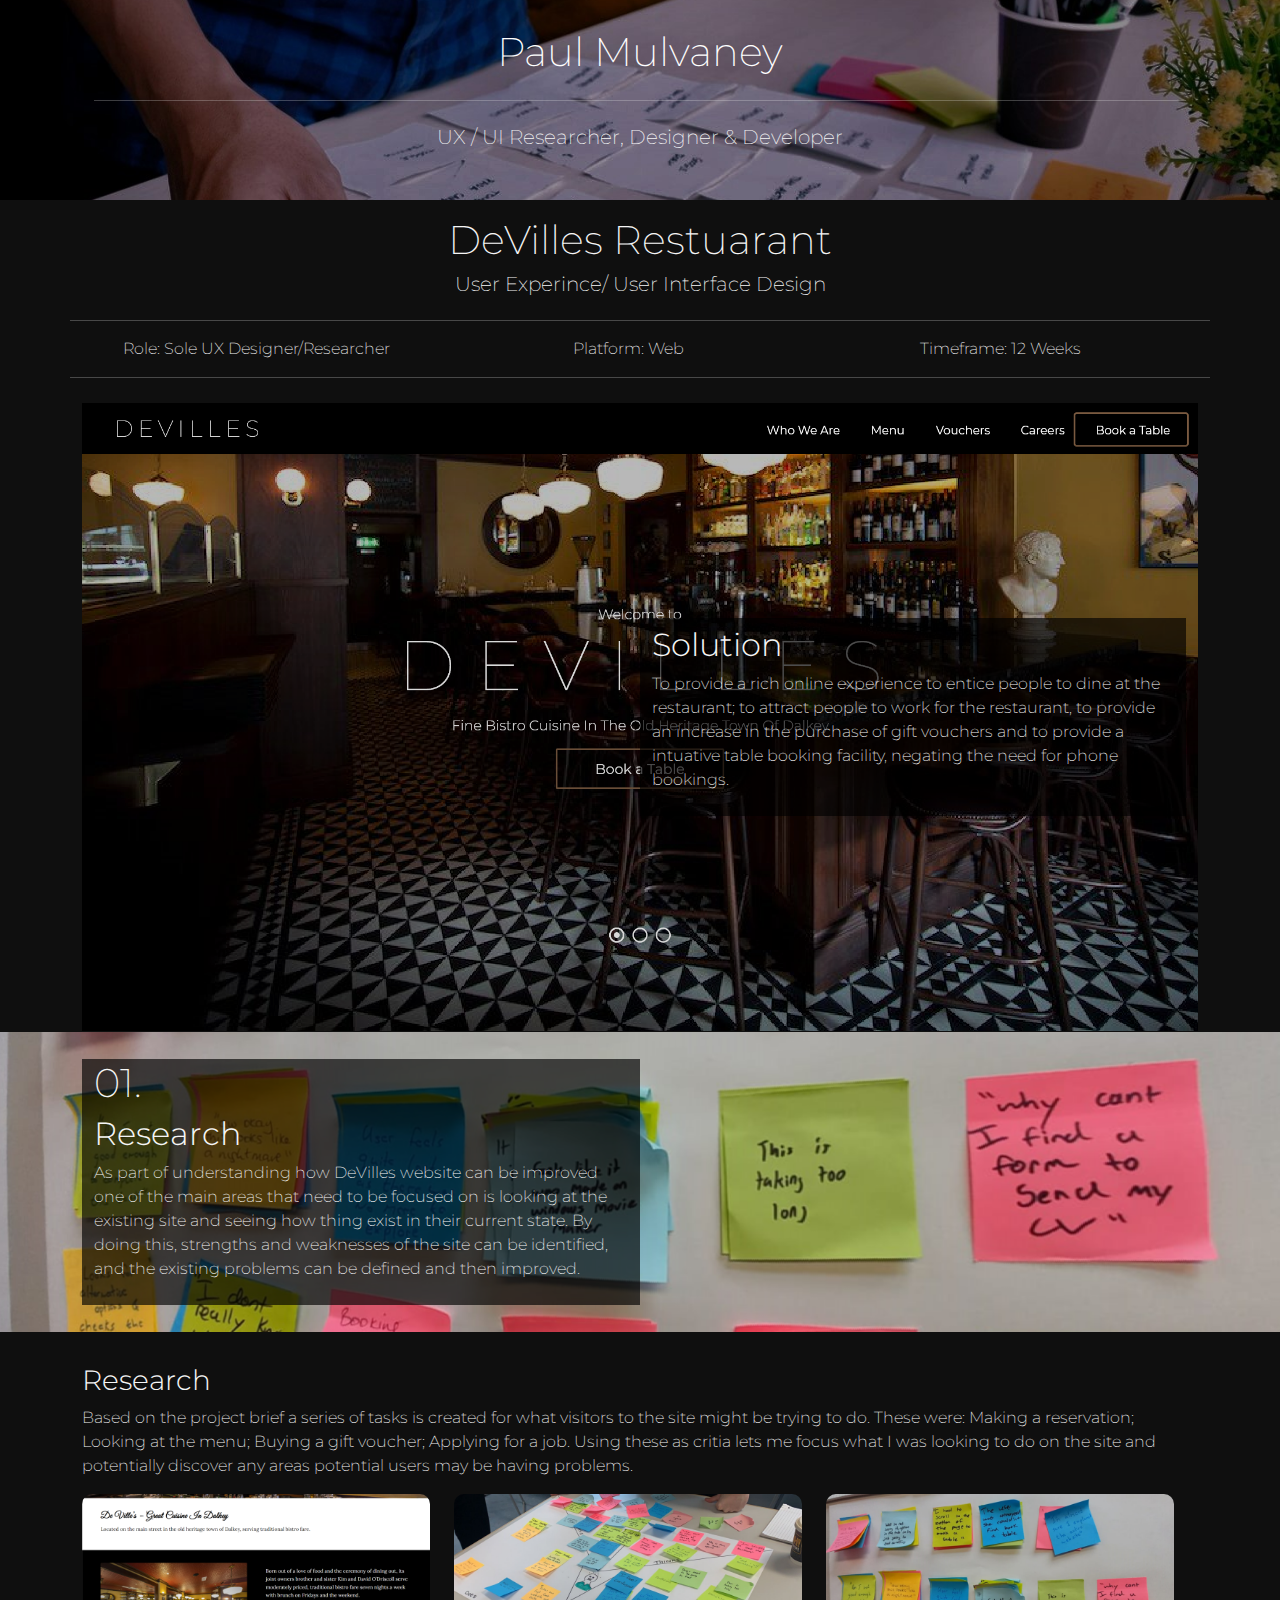
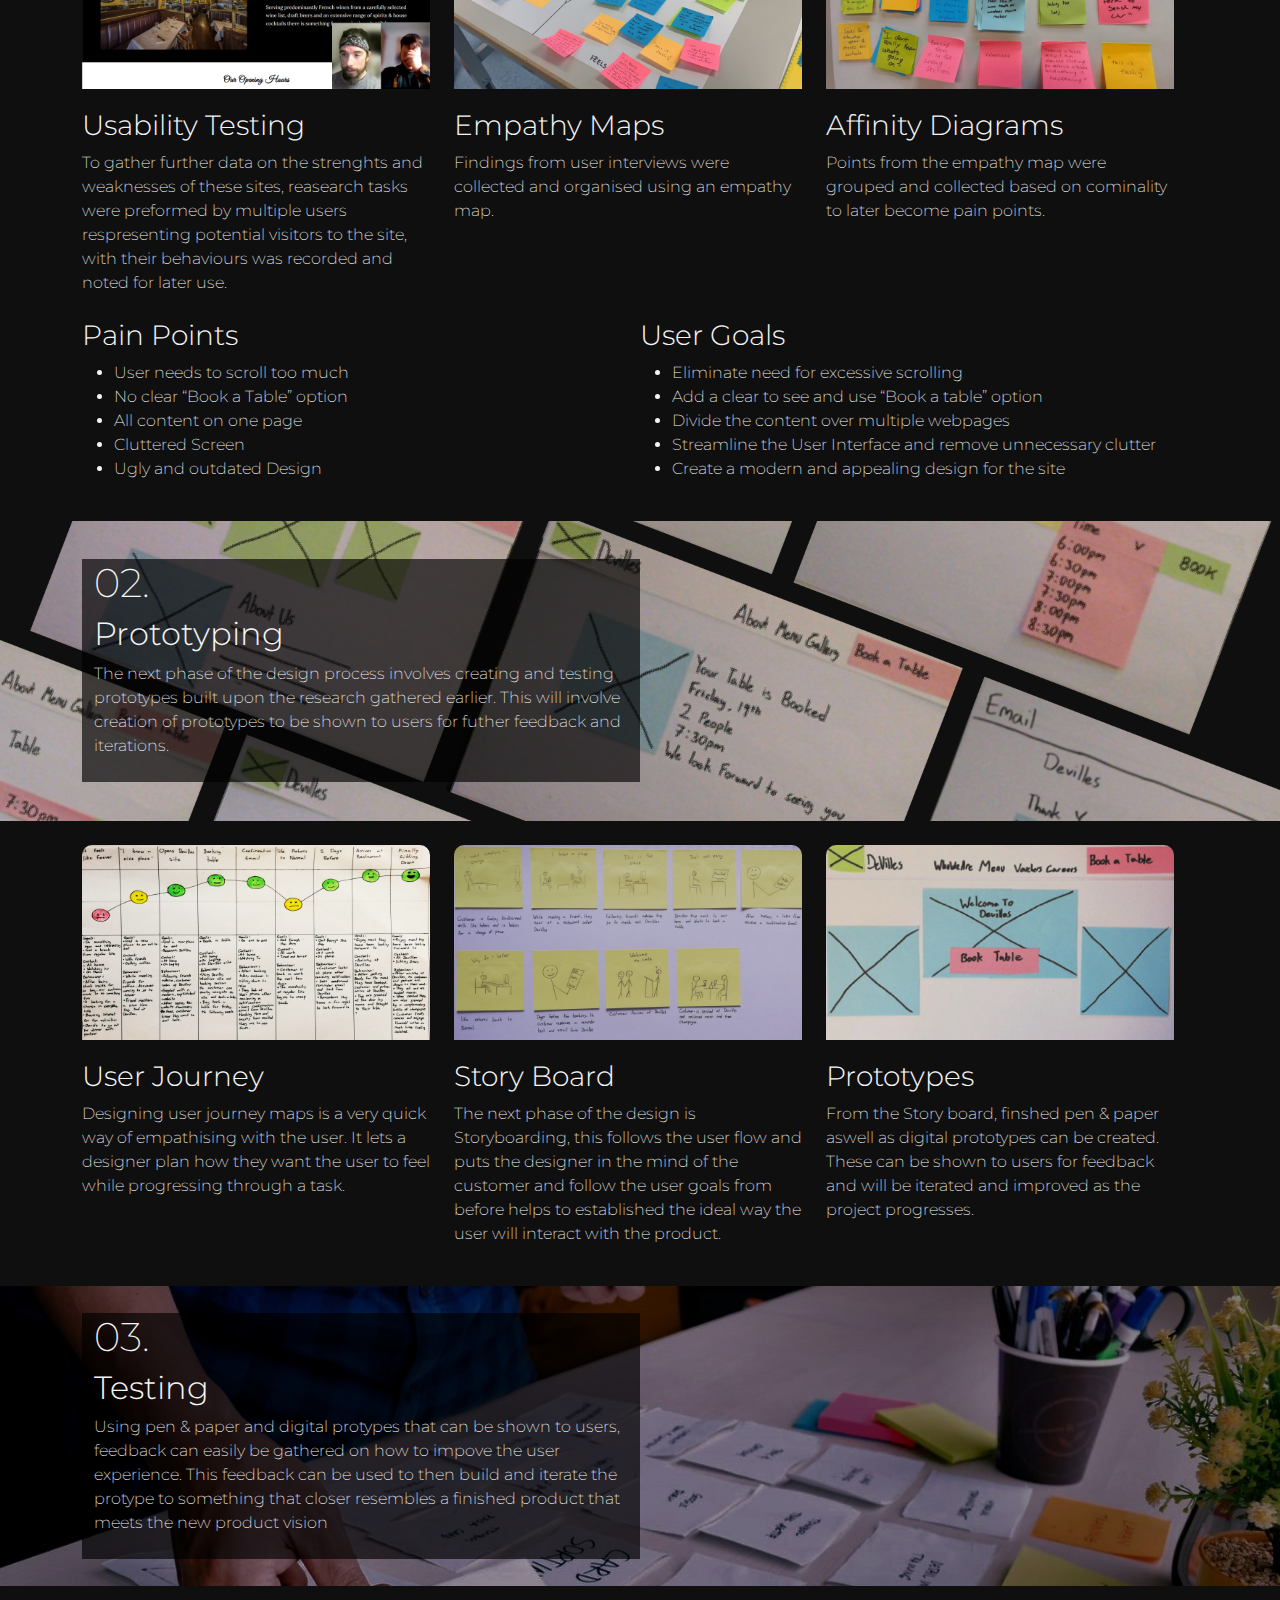
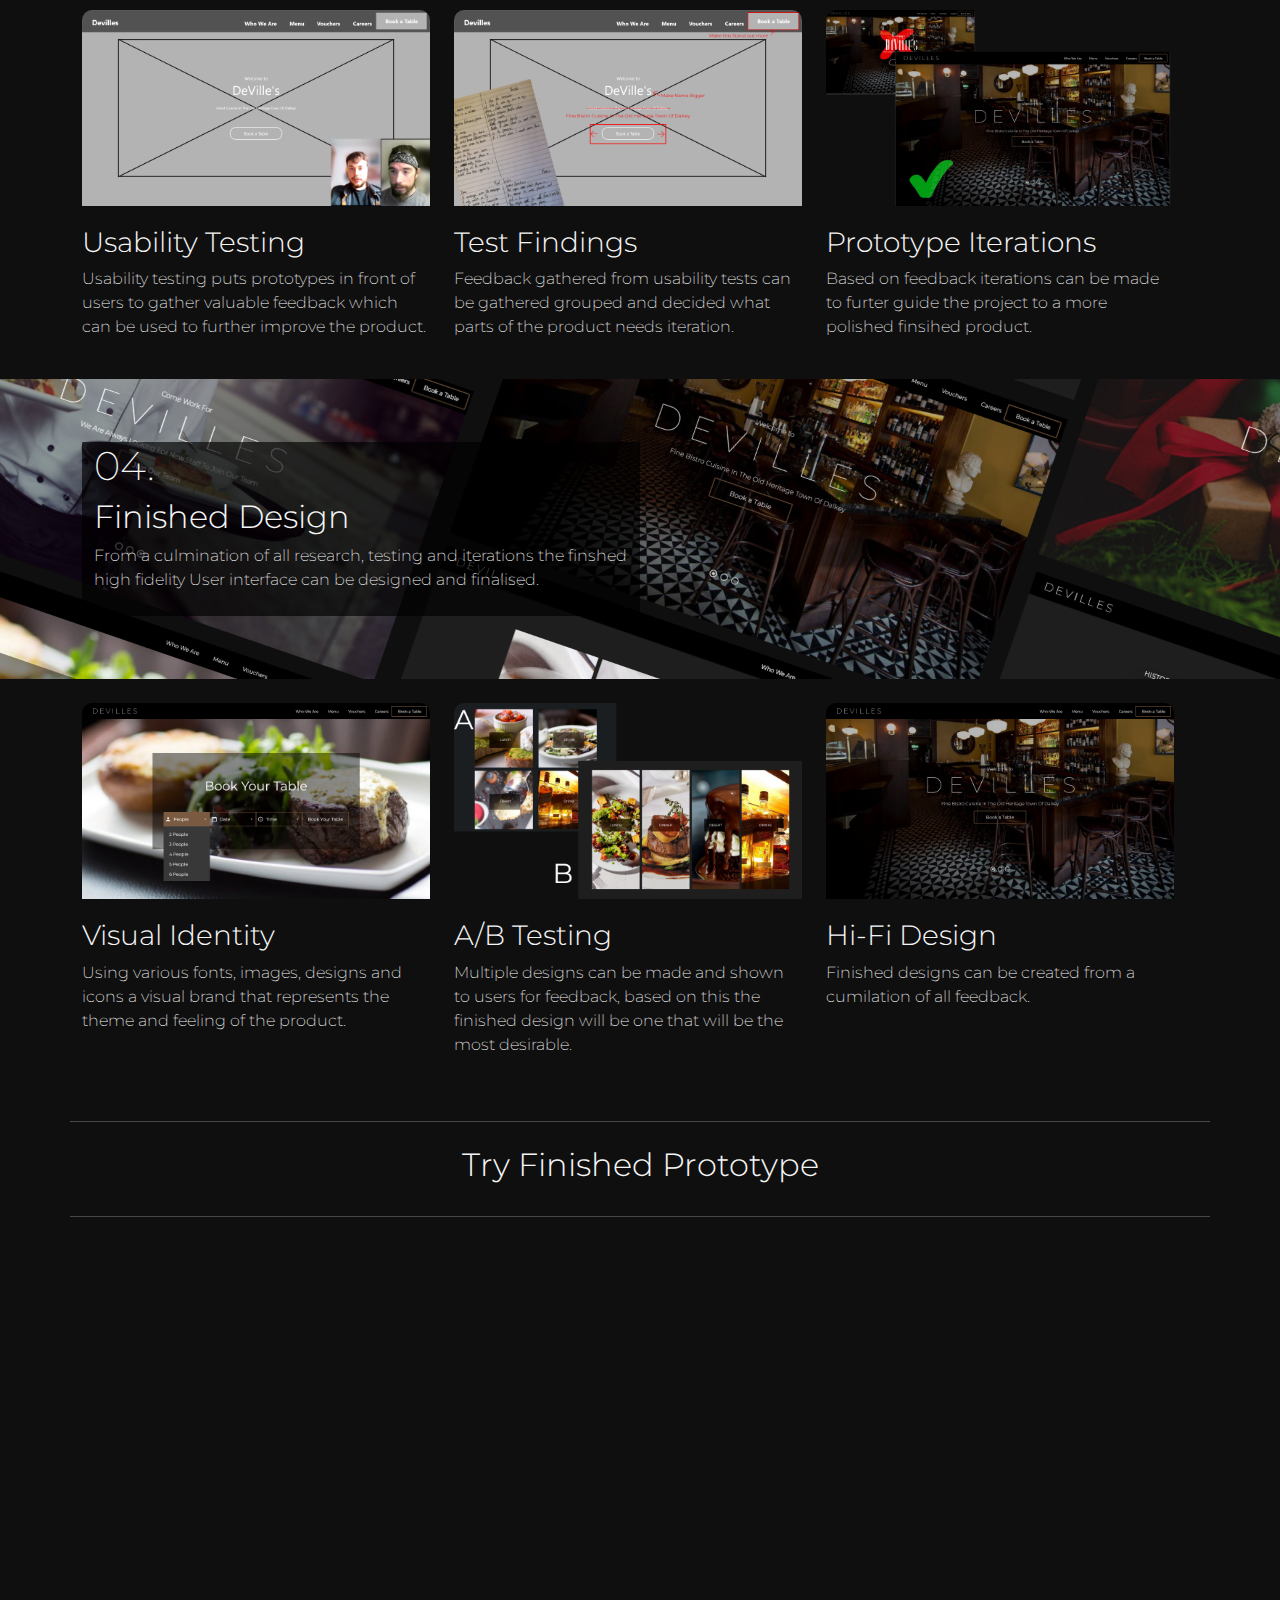
<file: devilles.html>
<html>
  <head>
      <title>Paul Mulvaney Design</title>
      <meta charset="utf-8" />
      <meta name="viewport" content="width=device-width, initial-scale=1, user-scalable=no" />
      <link href="css/bootstrap.css" rel="stylesheet" />
      <link href='https://fonts.googleapis.com/css?family=Montserrat' rel='stylesheet'>

      <link rel="stylesheet" href="css/main.css" />
  </head>
    
  <body>
      <div class="bg-image d-flex justify-content-center align-items-center" style="background-image: url('images/background.jpeg'); background-repeat: no-repeat; background-size: cover; background-position: center center; height: 200;">
        <div class="mask rgba-black-light align-items-center container">
          <div class="container">
            <div class="row">
              <div class="col-md-12 my-4 text-center" id="header">
                <h1 ><a href="index.html" class="home">Paul Mulvaney</a></h1>
                <hr class="hr-light my-4">
                <h5 class=" mb-4">UX / UI Researcher, Designer & Developer</h5>
              </div>
            </div>
          </div>
        </div>
      </div>

      <div id="main" >

        <!--INTRO-->
        <div class="container mt-2">

          <div class="row ">
            <div class="col-md-12 text-center" id="header">
              <h1 class="mt-2">DeVilles Restuarant</h1>
              <h5 class=" mb-4">User Experince/ User Interface Design</h5>
            </div>
            <hr class="hr-light">
            
            <div class="row w-100 text-center">
          <div class="col-lg-4 col-md-4 col-sm-4">
              <p>Role: Sole UX Designer/Researcher</p>
            </div>
            <div class="col-lg-4 col-md-4 col-sm-4">
              <p>Platform: Web</p>
            </div>
            <div class="col-lg-4 col-md-4 col-sm-4">
              <p>Timeframe: 12 Weeks</p>
            </div>
              

            </div>
            
            <hr class="hr-light mb-4">
          </div>
          

          <!--Solution banner-->
          <div class="bg-image d-flex justify-content-center align-items-center" style="background-image: url('images/Devilles/Banner.png'); height: 70% ;width: 100%; background-size: contain; background-repeat: no-repeat; background-position: center; position: relative;">
            <div class="mask rgba-black-light align-items-center container">
              <div class="container">
                <div class="row align-self-end">
                  <div class="col-md-6 offset-md-6 cover" id="header">
                    <h2 class="mt-2">Solution</h2>
                    <p class="mb-4">To provide a rich online experience to entice people to dine at the restaurant;
                      to attract people to work for the restaurant, to provide an increase in the purchase of gift vouchers and to provide
                      a intuative table booking facility, negating the need for phone bookings.</p>
                  </div>
                </div>
              </div>
            </div>
          </div>

        </div>
          
          <!--Research banner-->
          <div class="bg-image d-flex justify-content-center align-items-center" style="background-image: url('images/Devilles/Research/Banner.png'); background-repeat: no-repeat; background-size: cover; background-position: center center; height: 300px;">
            <div class="mask rgba-black-light align-items-center container">
              <div class="container">
                <div class="row">
                  <div class="col-md-6 my-4 cover">
                    <h1>01.</h1>
                    <h2>Research</h2>
                    <p class=" mb-4">As part of understanding how DeVilles website can be improved one of the main areas that need to be focused 
                      on is looking at the existing site and seeing how thing exist in their current state. 
                      By doing this, strengths and weaknesses of the site can be identified, and the existing problems can be defined and then improved.</p>
                  </div>
                </div>
              </div>
            </div>
          </div>
          <!--research content-->       
          <div class="container my-4">
            <div class="row w-100 justify-content-center">

              <div class=" co-lg-12 col-md-12">
                <div class="card-dark w-100 my-2">
                  <h3 class="card-title">Research</h3>
                  <P>Based on the project brief a series of tasks is created for what visitors to the site might be trying to do. 
                    These were: Making a reservation; Looking at the menu; Buying a gift voucher; Applying for a job. Using these as 
                    critia lets me focus what I was looking to do on the site and potentially discover any areas potential users may be having problems.</P>

                </div>
              </div>
          
              <div class="col-lg-4 col-md-4 col-sm-4">
                <div class="card-dark w-100">
                  <div class="card-img-top">
                    <img src="images/Devilles/Research/UsabilityTesting.png" class="card-img-top" >
                  </div>
                  <h3 class="card-title">Usability Testing</h3>
                  <p>
                    To gather further data on the strenghts and weaknesses of these sites, reasearch tasks were preformed by multiple users
                     respresenting potential visitors to the site, with their behaviours was recorded and noted for later use.
                  </p>
                </div>
              </div>
          
              <div class="col-lg-4 col-md-4 col-sm-4">
                <div class="card-dark w-100">
                  <div class="card-img-top">
                    <img src="images/Devilles/Research/EmpathyMap.png" class="card-img-top" >
                  </div>
                  <h3 class="card-title">Empathy Maps</h3>
                  <p>
                    Findings from user interviews were collected and organised using an empathy map.
                  </p>
                </div>
              </div>
          
              <div class="col-lg-4 col-md-4 col-sm-4">
                <div class="card-dark w-100">
                  <div class="card-img-top">
                    <img src="images/Devilles/Research/AffinityDiagram.png" class="card-img-top" >
                  </div>
                  <h3 class="card-title">Affinity Diagrams</h3>
                  <p>
                   Points from the empathy map were grouped and collected based on cominality to later become pain points.
                  </p>
                </div>
              </div>
              
              <div class="col-lg-6 col-sm-12">
                <div class="card-dark w-100 my-2">
                  <h3 class="card-title">Pain Points</h3>
                    <ul>
                      <li>User needs to scroll too much</li>
                      <li>No clear “Book a Table” option</li>
                      <li>All content on one page</li>
                      <li>Cluttered Screen</li>
                      <li>Ugly and outdated Design</li> 
                    </ul>
                </div>
              </div>

              <div class="col-lg-6 col-sm-12">
                <div class="card-dark w-100 my-2">
                  <h3 class="card-title">User Goals</h3>
                    <ul>
                      <li>Eliminate need for excessive scrolling</li>
                      <li>Add a clear to see and use “Book a table” option</li>
                      <li>Divide the content over multiple webpages</li>
                      <li>Streamline the User Interface and remove unnecessary clutter</li>
                      <li>Create a modern and appealing design for the site</li>
                    </ul>
                </div>
              </div>

            </div>
          </div>
          
          
          <!--Prototyping banner-->
          <div class="bg-image d-flex justify-content-center align-items-center" style="background-image: url('images/Devilles/Prototying/Banner.png'); background-repeat: no-repeat; background-size: cover; background-position: center center; height: 300px;">
            <div class="mask rgba-black-light align-items-center container">
              <div class="container">
                <div class="row">
                  <div class="col-md-6 my-4 cover">
                    <h1>02.</h1>
                    <h2>Prototyping</h2>
                    <p class=" mb-4">The next phase of the design process involves creating and testing prototypes built upon the research gathered 
                      earlier. This will involve creation of prototypes to be shown to users for futher feedback and iterations.
                    </p>
                  </div>
                </div>
              </div>
            </div>
          </div>
          <!--Prototyping content-->       
          <div class="container my-4">
            <div class="row w-100 justify-content-center">
          
              <div class="col-lg-4 col-md-4 col-sm-4">
                <div class="card-dark w-100">
                  <div class="card-img-top">
                    <img src="images/Devilles/Prototying/UserFlow.png" class="card-img-top" >
                  </div>
                  <h3 class="card-title">User Journey</h3>
                  <p>
                    Designing user journey maps is a very quick way of empathising with the user. It lets a designer plan 
                    how they want the user to feel while progressing through a task.
                  </p>
                </div>
              </div>
              
              <div class="col-lg-4 col-md-4 col-sm-4">
                <div class="card-dark w-100">
                  <div class="card-img-top">
                    <img src="images/Devilles/Prototying/StoryBoard.png" class="card-img-top" >
                  </div>
                  <h3 class="card-title">Story Board</h3>
                  <p>
                    The next phase of the design is Storyboarding, this follows the user flow and puts the designer in the mind of the customer and follow the user goals from before helps to established
                    the ideal way the user will interact with the product.
                  </p>
                </div>
              </div>

              <div class="col-lg-4 col-md-4 col-sm-4">
                <div class="card-dark w-100">
                  <div class="card-img-top">
                    <img src="images/Devilles/Prototying/Prototypes.png" class="card-img-top" >
                  </div>
                  <h3 class="card-title">Prototypes</h3>
                  <p>
                    From the Story board, finshed pen & paper aswell as digital prototypes can be created. These can be shown to users for feedback and 
                    will be iterated and improved as the project progresses.
                  </p>
                </div>
              </div>

            </div>
          </div>

          <!--testing banner-->
          <div class="bg-image d-flex justify-content-center align-items-center" style="background-image: url('images/background.jpeg'); background-repeat: no-repeat; background-size: cover; background-position: center center; height: 300px;">
            <div class="mask rgba-black-light align-items-center container">
              <div class="container">
                <div class="row">
                  <div class="col-md-6 my-4 cover">
                    <h1>03.</h1>
                    <h2>Testing</h2>
                    <p class=" mb-4">Using pen & paper and digital protypes that can be shown to users, 
                      feedback can easily be gathered on how to impove the user experience.
                      This feedback can be used to then build and iterate the protype to something that closer resembles a finished product
                      that meets the new product vision</p>
                  </div>
                </div>
              </div>
            </div>
          </div>
          <!--testing content-->       
          <div class="container my-4">
            <div class="row w-100 justify-content-center">
          
              <div class="col-lg-4 col-md-4 col-sm-4">
                <div class="card-dark w-100">
                  <div class="card-img-top">
                    <img src="images/Devilles/Testing/UsabilityTesting.png" class="card-img-top" >
                  </div>
                  <h3 class="card-title">Usability Testing</h3>
                  <p>
                    Usability testing puts prototypes in front of users to gather valuable feedback which can be used to further improve the product. 
                  </p>
                </div>
              </div>
          
              <div class="col-lg-4 col-md-4 col-sm-4">
                <div class="card-dark w-100">
                  <div class="card-img-top">
                    <img src="images/Devilles/Testing/TestFindings.png" class="card-img-top" >
                  </div>
                  <h3 class="card-title">Test Findings</h3>
                  <p>
                    Feedback gathered from usability tests can be gathered grouped and decided what parts of the product needs iteration.
                  </p>
                </div>
              </div>
          
              <div class="col-lg-4 col-md-4 col-sm-4">
                <div class="card-dark w-100">
                  <div class="card-img-top">
                    <img src="images/Devilles/Testing/PrototypeIteration.png" class="card-img-top" >
                  </div>
                  <h3 class="card-title">Prototype Iterations</h3>
                  <p>
                    Based on feedback iterations can be made to furter guide the project to a more polished finsihed product.
                  </p>
                </div>
              </div>

            </div>
          </div>

          <!--Design banner-->
          <div class="bg-image d-flex justify-content-center align-items-center" style="background-image: url('images/Devilles/FinalDesign/Banner.png'); background-repeat: no-repeat; background-size: cover; background-position: center center; height: 300px;">
            <div class="mask rgba-black-light align-items-center container">
              <div class="container">
                <div class="row">
                  <div class="col-md-6 my-4 cover">
                    <h1>04.</h1>
                    <h2>Finished Design</h2>
                    <p class=" mb-4">From a culmination of all research, testing and iterations the finshed 
                      high fidelity User interface can be designed and finalised.
                    </p>
                  </div>
                </div>
              </div>
            </div>
          </div>
          <!--Design content-->       
          <div class="container my-4">
            <div class="row w-100 justify-content-center">
          
              <div class="col-lg-4 col-md-4 col-sm-4">
                <div class="card-dark w-100">
                  <div class="card-img-top">
                    <img src="images/Devilles/FinalDesign/VisualBrand.png" class="card-img-top" >
                  </div>
                  <h3 class="card-title">Visual Identity</h3>
                  <p>
                    Using various fonts, images, designs and icons a visual brand that represents the theme and feeling of the product.
                  </p>
                </div>
              </div>
          
              <div class="col-lg-4 col-md-4 col-sm-4">
                <div class="card-dark w-100">
                  <div class="card-img-top">
                    <img src="images/Devilles/FinalDesign/A-BTesting.png" class="card-img-top" >
                  </div>
                  <h3 class="card-title">A/B Testing</h3>
                  <p>
                    Multiple designs can be made and shown to users for feedback, based on this the finished design will be one that will be the most desirable.
                  </p>
                </div>
              </div>
          
              <div class="col-lg-4 col-md-4 col-sm-4">
                <div class="card-dark w-100">
                  <div class="card-img-top">
                    <img src="images/Devilles/FinalDesign/HIFIDesign.png" class="card-img-top" >
                  </div>
                  <h3 class="card-title">Hi-Fi Design</h3>
                  <p>
                    Finished designs can be created from a cumilation of all feedback.
                  </p>
                </div>
              </div>

            </div>
          </div>

          <!--Finished Prototype--> 
          <div class="container my-2">

            <div class="row text-center">   

              <hr class="hr-light my-4">
                <h2>Try Finished Prototype</h2> 
              <hr class="hr-light my-4">

              <div class="ratio ratio-16x9 mb-4">
                <iframe src="https://xd.adobe.com/embed/eeb9647f-4db3-4d34-becd-e16a84826574-bbea/" frameborder="0" allowfullscreen></iframe>
             </div>


            </div>

            
          </div>

        </div>

        
      </div>
  </body>
  <script src="js/bootstrap.js"></script>
</html>
</file>
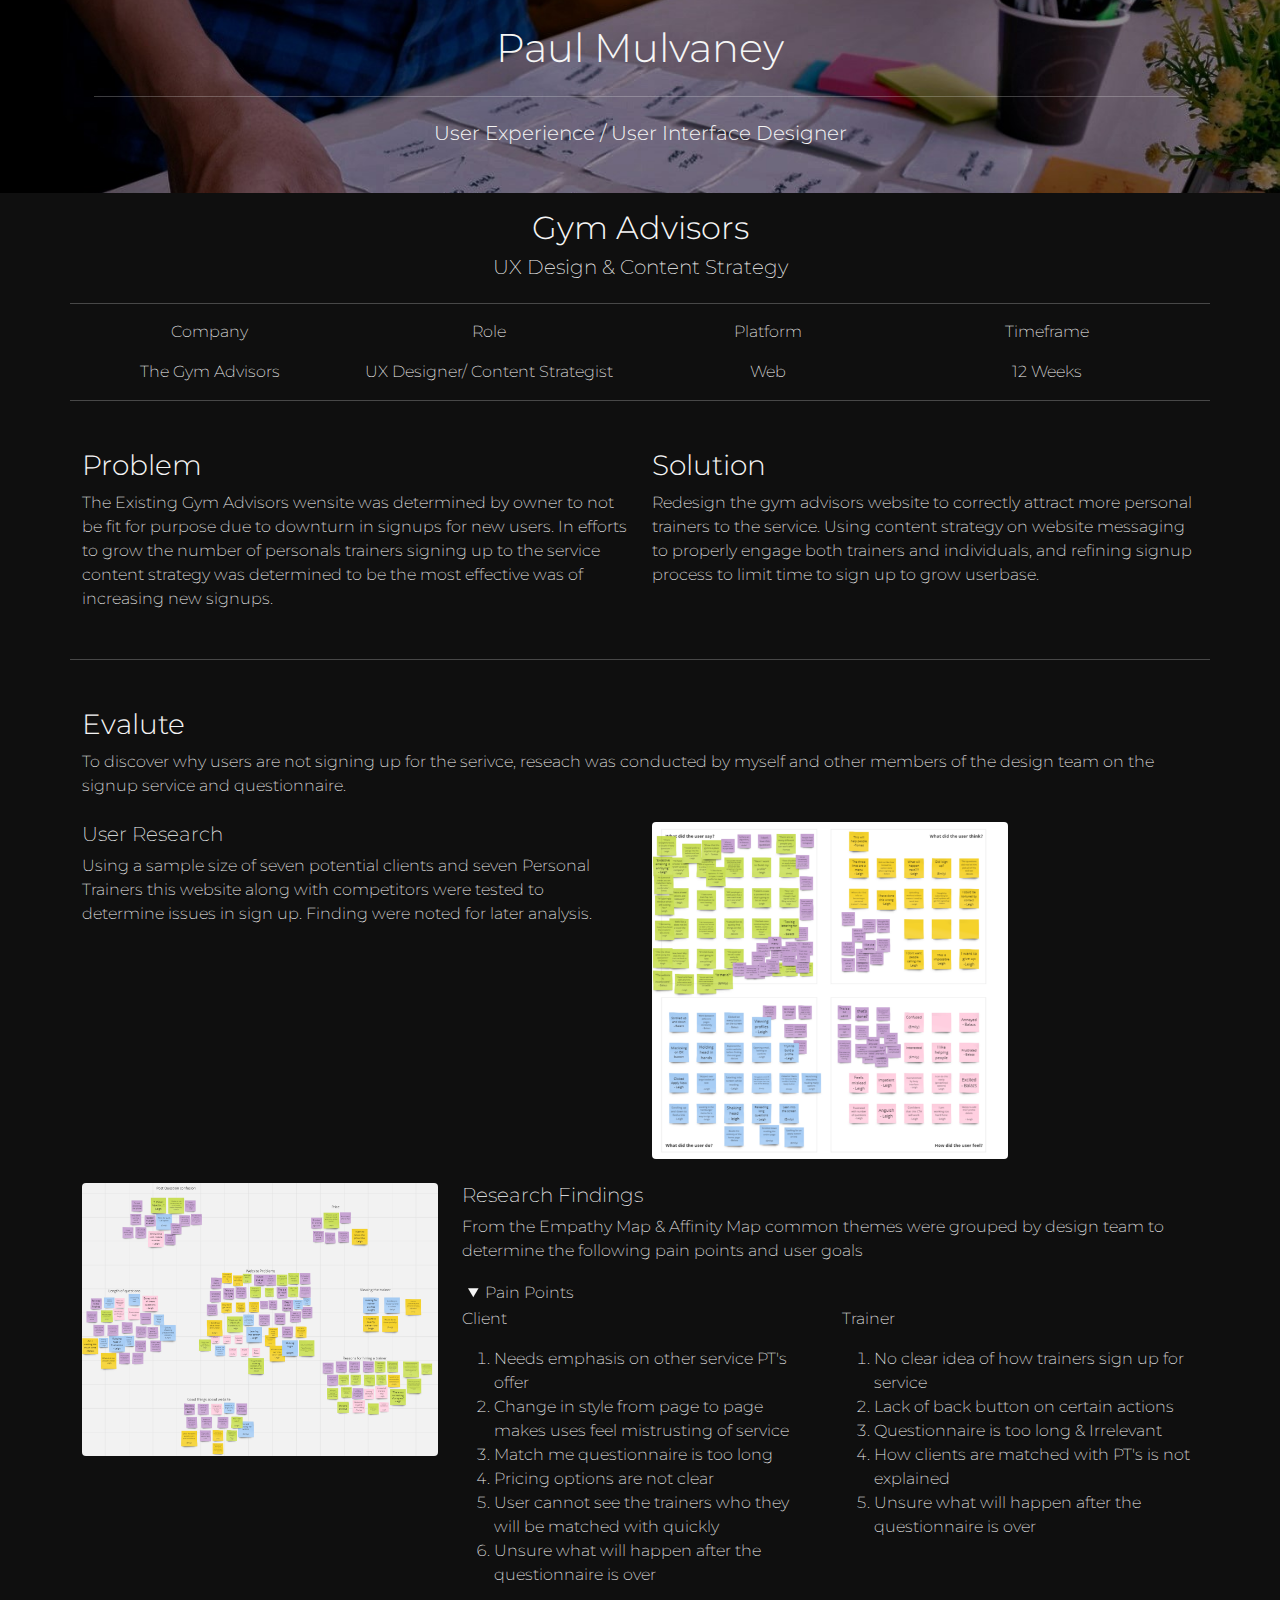
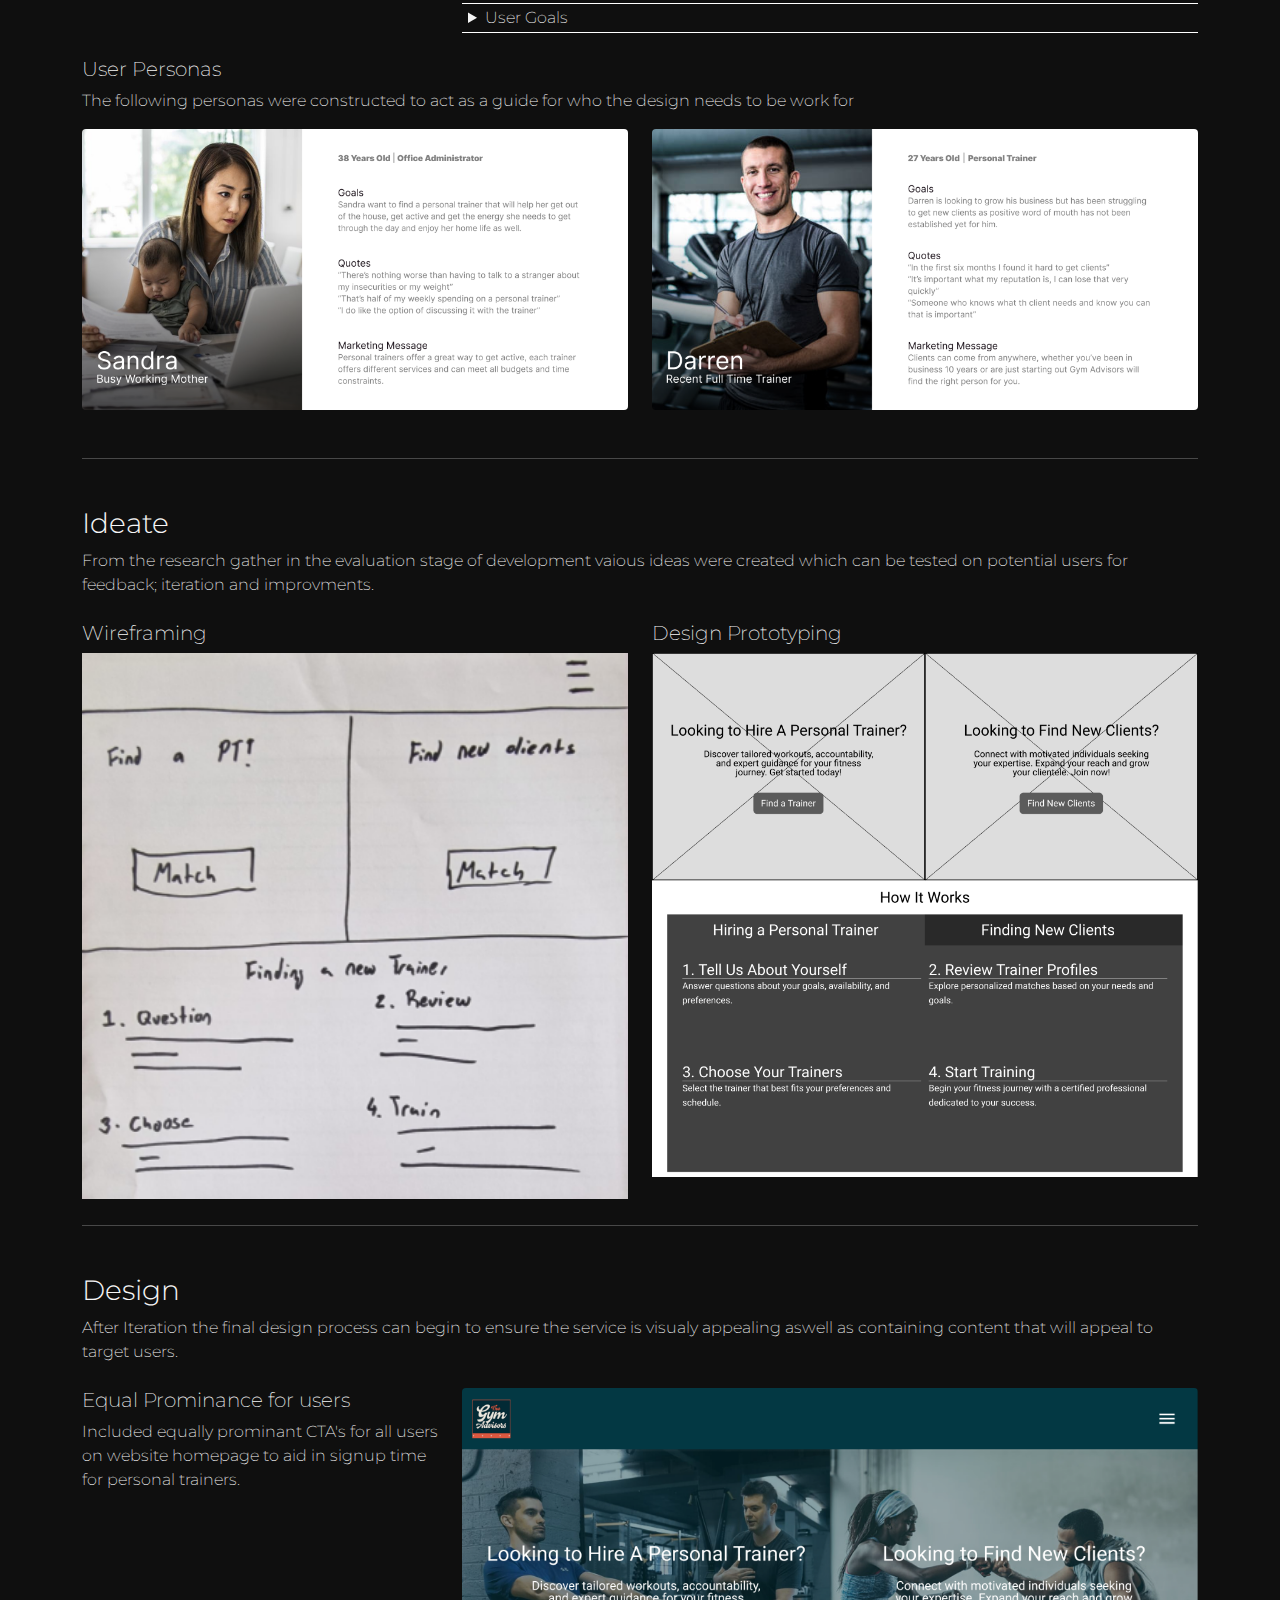
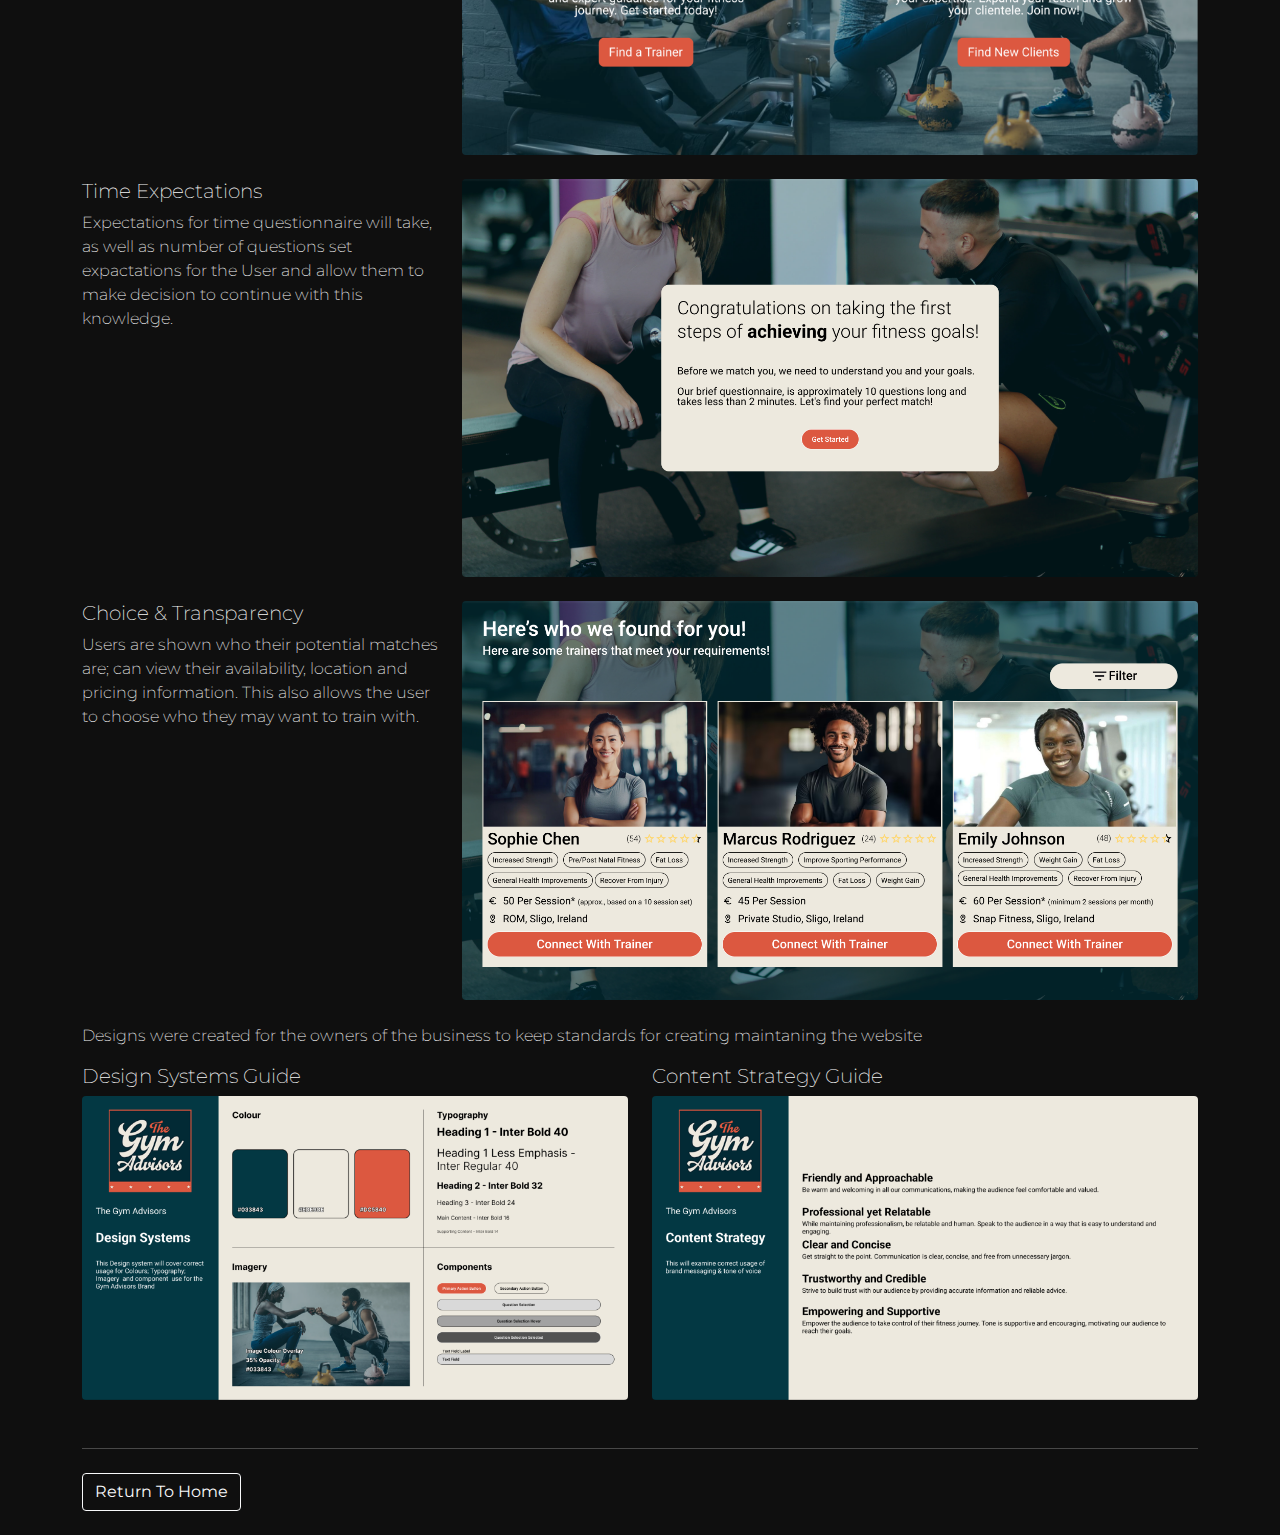
<file: GymAdvisors.html>
<!DOCTYPE html>
<html>
  <head>
    <title>Paul Mulvaney Design</title>
    <meta charset="utf-8" />
    <meta name="viewport" content="width=device-width, initial-scale=1, user-scalable=no" />
    <link href="css/bootstrap.css" rel="stylesheet" />
    <link rel="preconnect" href="https://fonts.googleapis.com">
    <link rel="preconnect" href="https://fonts.gstatic.com" crossorigin>  
    <link href="https://fonts.googleapis.com/css2?family=Montserrat:ital,wght@0,100..900;1,100..900&display=swap" rel="stylesheet">
    <script src="js/bootstrap.js"></script>
    <link rel="stylesheet" href="https://cdn.jsdelivr.net/npm/bootstrap-icons@1.8.3/font/bootstrap-icons.css">

    <link rel="stylesheet" href="css/main.css" />
</head>
    
  <body>
    <!-- header -->
    <div class="bg-image d-flex justify-content-center align-items-center" style="background-image: url('images/background.jpeg'); background-repeat: no-repeat; background-size: cover; background-position: center center; height: 450;">
      <!-- Mask & flexbox options-->
      <div class="mask rgba-black-light align-items-center container">
        <!-- Content -->
        <div class="container">
          <!--Grid row-->
          <div class="row">
            <!--Grid column-->
            <div class="col-md-12 my-4 text-center" id="header">
              <h1 ><strong>Paul Mulvaney</strong></h1>
              <hr class="hr-light my-4">
              <h5 class=" mb-4"><strong>User Experience / User Interface Designer</strong></h5>
            </div>
            <!--Grid column-->
          </div>
          <!--Grid row-->
        </div>
        <!-- Content -->
      </div>
      <!-- Mask & flexbox options-->
    </div>

      <div id="main" class="container mt-2">
        
        <div class="row "><!-- Intro -->
          <div class="col-md-12 text-center" id="header">
            <h2 class="mt-2">Gym Advisors</h2>
            <h5 class=" mb-4">UX Design & Content Strategy</h5>
          </div>
          <hr class="hr-light">
          
          <div class="row w-100 text-center">
            <div class="col-lg-3 col-md-3 col-sm-3">
              <p>Company</p>
              <p>The Gym Advisors</p>
            </div>
            <div class="col-lg-3 col-md-3 col-sm-3">
              <p>Role</p>
              <p>UX Designer/ Content Strategist</p>
            </div>
            <div class="col-lg-3 col-md-3 col-sm-3">
              <p>Platform</p>
              <p>Web</p>
            </div>
            <div class="col-lg-3 col-md-3 col-sm-3">
              <p>Timeframe</p>
              <p>12 Weeks</p>
            </div>            
          </div>
          
          <hr class="hr-light mb-4">
        </div>

        <div class="row"> <!-- problem/Solution -->
          <div class="col-md-6 my-4" id="header">
            <h3>Problem</h3>
            <p class="mb-4">The Existing Gym Advisors wensite was determined by owner to not be fit for purpose due to downturn in signups for new users.
              In efforts to grow the number of personals trainers signing up to the service content strategy was determined to be the most effective was of increasing new signups.
            </p>
          </div>
          <div class="col-md-6 my-4" id="header">
            <h3>Solution</h3>
            <p class="mb-4">Redesign the gym advisors website to correctly attract more personal trainers to the service. 
              Using content strategy on website messaging to properly engage both trainers and individuals, 
              and refining signup process to limit time to sign up to grow userbase.</p>
          </div>
          <hr class="hr-light mb-4">
        </div>

        <div class="row"><!-- process -->

          <div><!-- evaluate -->
              <div class= "mt-4" id="header">
                <h3>Evalute</h3>
                <p class="mb-4">To discover why users are not signing up for the serivce, reseach was conducted by myself and other members of the design team on the signup service and questionnaire.
                </p>
              </div>
              <div class="row mb-4">
                  <div class="col-md-6">
                    <h5>User Research</h5>
                    <p>Using a sample size of seven potential clients and seven Personal Trainers this website along with competitors were tested to determine issues in sign up. Finding were noted for later analysis.</p>
                  </div> 
                  <div class="col-lg-4 col-md-6  mb-4">
                    <img class="rounded" src="images/GymAdvisors/EmpathyMap.png" style="width: 100%;">
                  </div>
                  <div class="col-md-4 mb-4">
                    <img class="rounded" src="images/GymAdvisors/AffinityMap.png" style="width: 100%;">
                  </div>  
                  <div class="col-md-8 mb-4">
                    <h5>Research Findings</h5>
                    <p>From the Empathy Map & Affinity Map common themes were grouped by design team to determine the following pain points and user goals</p>
                            <details open>
                              <summary>Pain Points</summary>
                              <div class="row">
                                <div class="col-sm-6" >
                                  <p>Client</p>
                                  <ol>
                                    <li>Needs emphasis on other service PT's offer</li>
                                    <li>Change in style from page to page makes uses feel mistrusting of service</li>
                                    <li>Match me questionnaire is too long</li>
                                    <li>Pricing options are not clear</li>
                                    <li>User cannot see the trainers who they will be matched with quickly</li>
                                    <li>Unsure what will happen after the questionnaire is over</li>
                                  </ol>
                                </div>
                                <div class="col-sm-6" >
                                  <p>Trainer</p>
                                  <ol>
                                    <li>No clear idea of how trainers sign up for service</li>
                                    <li>Lack of back button on certain actions</li>
                                    <li>Questionnaire is too long & Irrelevant</li>
                                    <li>How clients are matched with PT's is not explained</li>
                                    <li>Unsure what will happen after the questionnaire is over</li>
                                  </ol>
                                </div>
                            </details>
                            <details>
                              <summary>User Goals</summary>
                              <div class="row">
                                <div class="col-sm-6" >
                                  <p>Client</p>
                                  <ol>
                                    <li>Make users feel secure and informed by emphasising the multitude of benefits working with a PT can offer</li>
                                    <li>Unify design style among all pages of website</li>
                                    <li>Shorten Questionnaire to most relevant details and set clear expectations for length</li>
                                    <li>Include transparent pricing information</li>
                                    <li>Set clear expectations for user what will happen after questionnaire</li>
                                  </ol>
                                </div>
                                <div class="col-sm-6" >
                                  <p>Trainer</p>
                                  <ol>
                                    <li>Explain matching process clearly to build trust with trainers to make it easier for new Pt's to find clients</li>
                                    <li>Include CTA for trainer signup as prominently as trainee </li>
                                    <li>Provide clear back button when needed</li>
                                    <li>Shorten Questionnaire to most relevant details and set expectations for length</li>
                                    <li>Set clear expectations for user what will happen after questionnaire</li>
                                  </ol>
                                </div>
                            </details>
                  </div> 
                  <div class="col-md-12">
                    <h5>User Personas</h5>
                    <p>The following personas were constructed to act as a guide for who the design needs to be work for</p>
                  </div> 
                  <div class="col-md-6 mb-4">
                    <img class="rounded"  src="images/GymAdvisors/TraineePersona.png" style="width: 100%;">
                  </div> 
                  <div class="col-md-6 mb-4">
                    <img class="rounded" src="images/GymAdvisors/TrainerPersona.png" style="width: 100%;">
                  </div> 
              </div>
              <hr class="hr-light mb-4">
          </div>

          <div> <!-- ideate -->
            <div class= "mt-4" id="header">
            <h3>Ideate</h3>
            <p class="mb-4">From the research gather in the evaluation stage of development vaious ideas were created 
              which can be tested on potential users for feedback; iteration and improvments.
            </p>
            </div>
            <div class="row mb-4">
              <div class="col-md-6">
                <h5>Wireframing</h5>
                <img src="images/GymAdvisors/Wireframe.png" style="width: 100%;" >
              </div> 
              <div class="col-md-6 mb-4">
                <h5>Design Prototyping</h5>
                <img src="images/GymAdvisors/Iteration.png" style="width: 100%;" >
              </div>
              

            </div>
            <hr class="hr-light mb-4">

          </div>

          <div> <!-- design -->
            <div class= "mt-4" id="header">
            <h3>Design</h3>
            <p class="mb-4">After Iteration the final design process can begin to ensure the service is visualy appealing aswell as containing content that will appeal to target users.</p>
            </div>
            <div class="row mb-4">              
              <div class="col-md-4 mb-4">
                <h5>Equal Prominance for users</h5>
                <p>Included equally prominant CTA's for all users on website homepage to aid in signup time for personal trainers.
                </p>
              </div> 
              <div class="col-md-8 mb-4">
                <img class="rounded" src="images/GymAdvisors/Equal.png" style="width: 100%;">
              </div>

              <div class="col-md-4 mb-4">
                <h5>Time Expectations</h5>
                <p>Expectations for time questionnaire will take, as well as number of questions set expactations for the User
                  and allow them to make decision to continue with this knowledge. 
                </p>
              </div> 
              <div class="col-md-8 mb-4">
                <img class="rounded" src="images/GymAdvisors/Expectations.png" style="width: 100%;">
              </div>

              <div class="col-md-4 mb-4">
                <h5>Choice & Transparency</h5>
                <p>Users are shown who their potential matches are; can view their availability, location and pricing information. This also allows the user to choose who they may want to train with.
                </p>
              </div> 
              <div class="col-md-8 mb-4">
                <img class="rounded" src="images/GymAdvisors/Final.png" style="width: 100%;">
              </div>

              <p>Designs were created for the owners of the business to keep standards for creating maintaning the website</p>

              <div class="col-md-6 mb-4">
                <h5>Design Systems Guide</h5>
                <img class="rounded" src="images/GymAdvisors/DesignSystems.png" style="width: 100%;">
              </div> 
              <div class="col-md-6 mb-4">
                <h5>Content Strategy Guide</h5>
                <img class="rounded" src="images/GymAdvisors/ContentStrategyGuide.png" style="width: 100%;">
              </div>



            </div>
            <hr class="hr-light mb-4">

            <a href="index.html" class="align-self-end btn btn-outline-light align-content-bottom mb-4">Return To Home</a>

          </div>
          
        </div>
        
      </div>
      
  </body>
  <script src="js/bootstrap.js"></script>
        
</html>
</file>
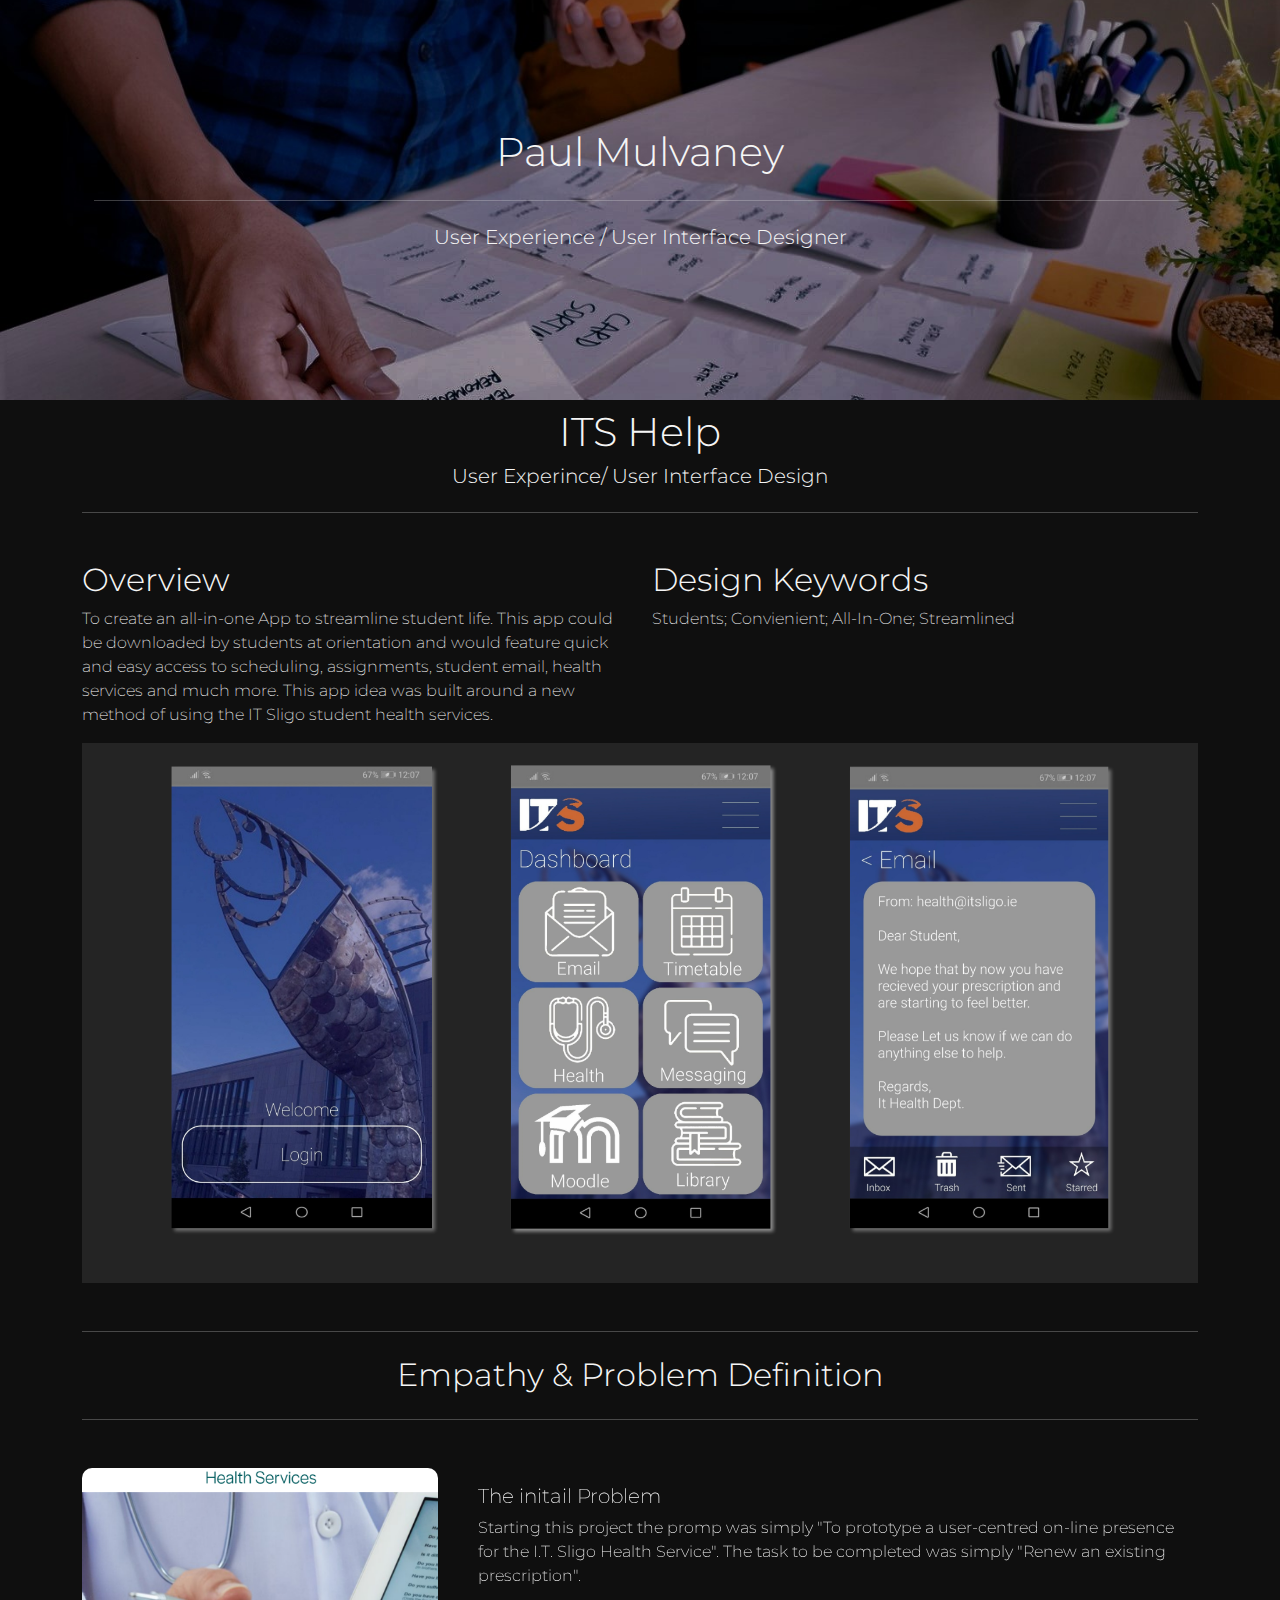
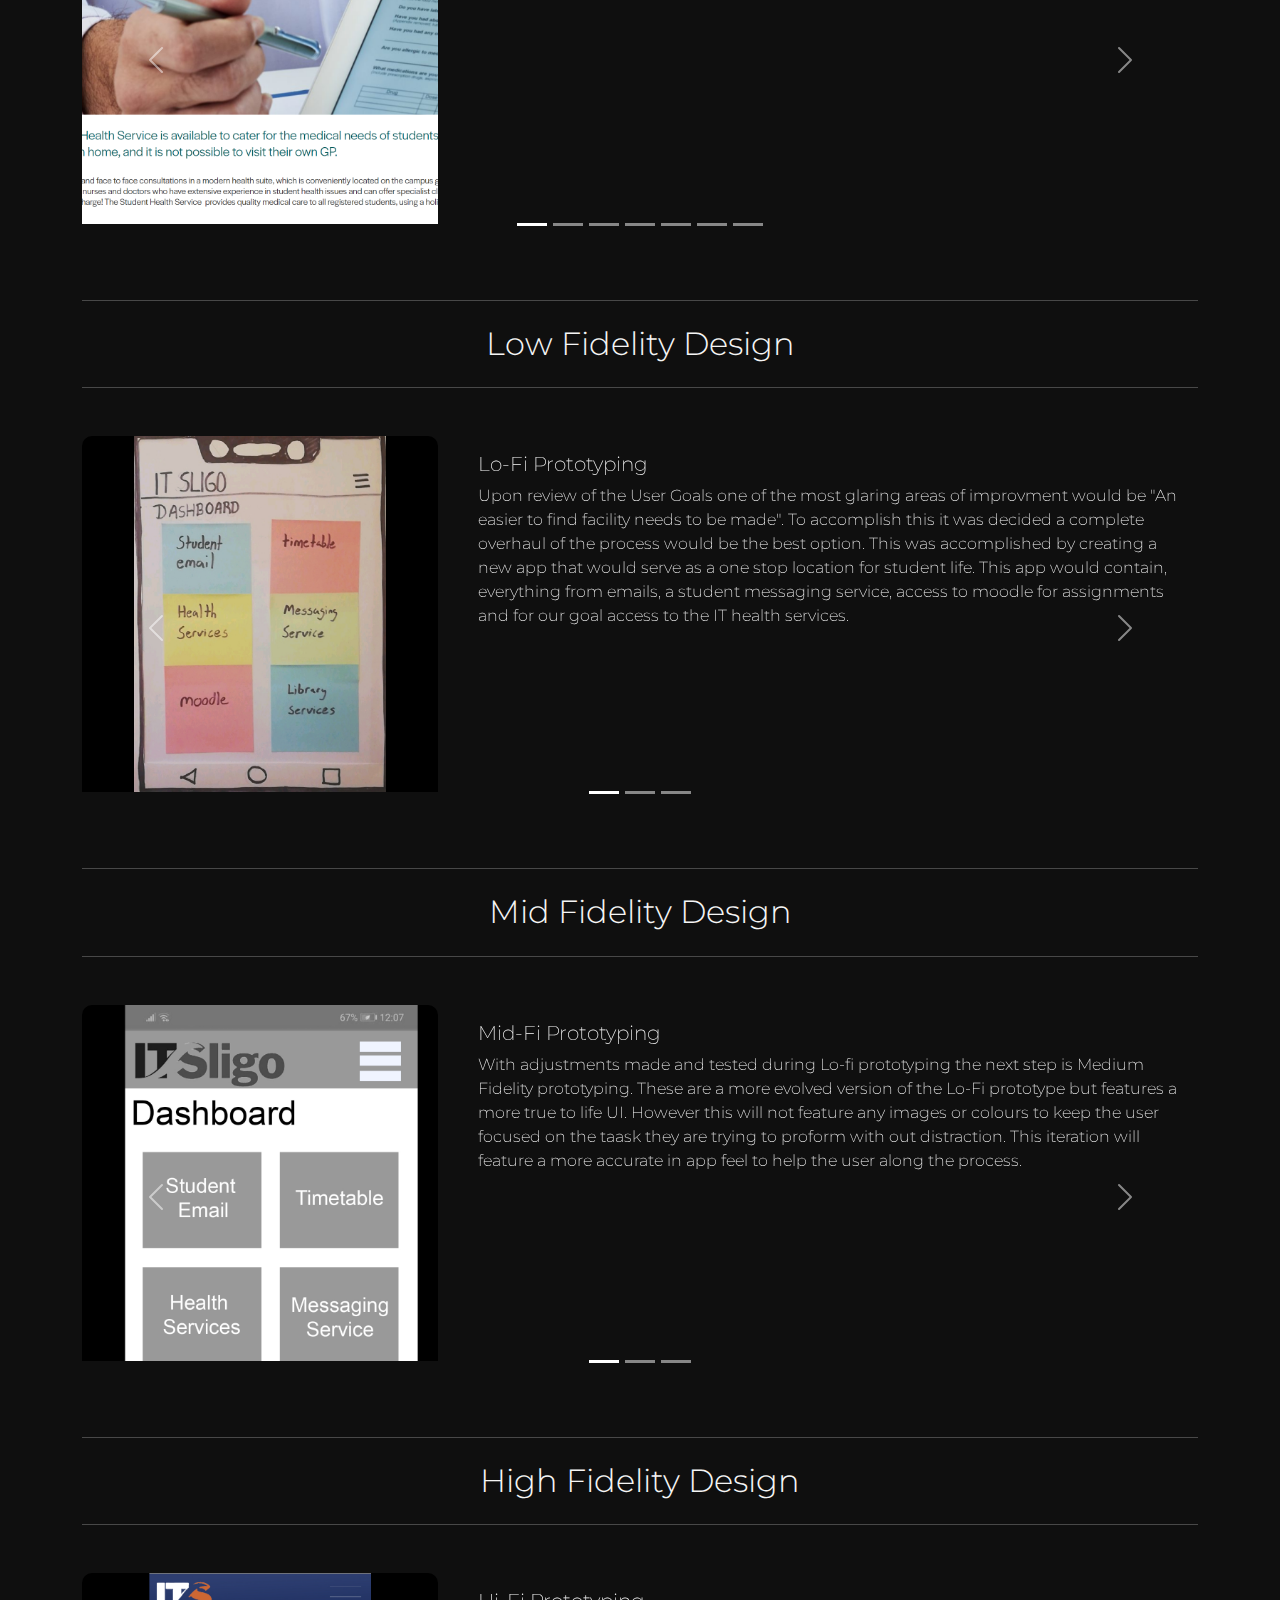
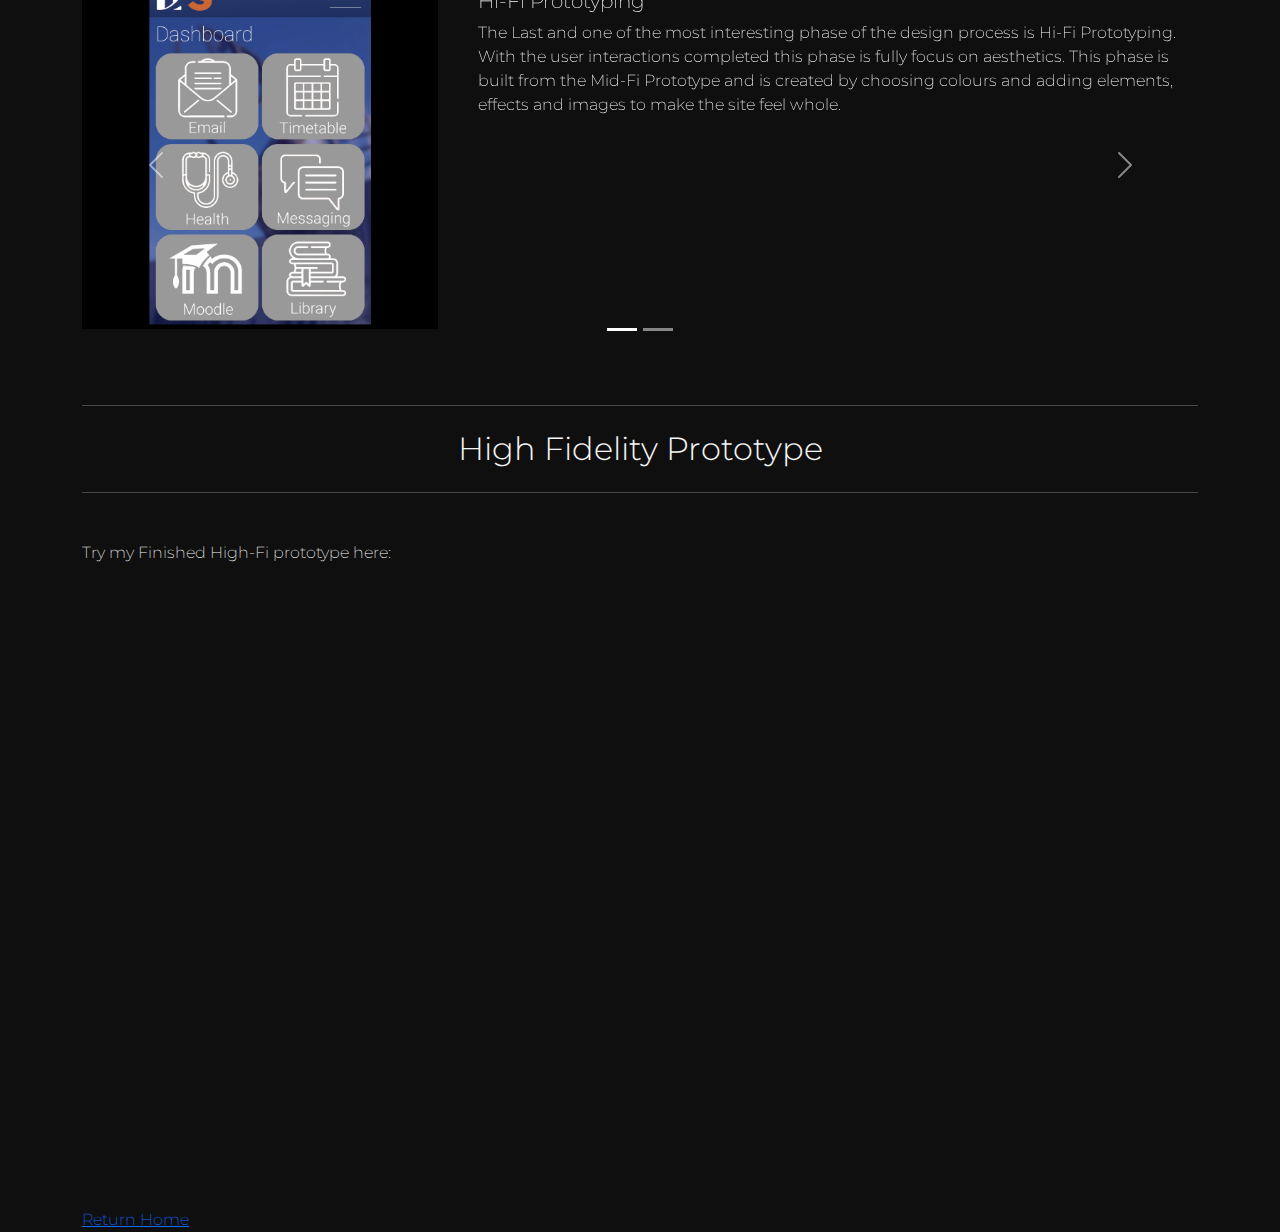
<file: itshelp.html>
<html>
  <head>
      <title>Paul Mulvaney Design</title>
      <meta charset="utf-8" />
      <meta name="viewport" content="width=device-width, initial-scale=1, user-scalable=no" />
      <link href="css/bootstrap.css" rel="stylesheet" />
      <link href='https://fonts.googleapis.com/css?family=Montserrat' rel='stylesheet'>

      <link rel="stylesheet" href="css/main.css" />
  </head>
    
  <body>
      <div class="bg-image d-flex justify-content-center align-items-center" style="background-image: url('images/background.jpeg'); background-repeat: no-repeat; background-size: cover; background-position: center center; height: 400;">
        <div class="mask rgba-black-light align-items-center container">
          <div class="container">
            <div class="row">
              <div class="col-md-12 my-4 text-center" id="header">
                <h1 ><strong>Paul Mulvaney</strong></h1>
                <hr class="hr-light my-4">
                <h5 class=" mb-4"><strong>User Experience / User Interface Designer</strong></h5>
              </div>
            </div>
          </div>
        </div>
      </div>


      

      




      <div id="main" class="container mt-2">

        <div class="row">
          <div class="col-md-12 mb-4 text-center" id="header">
            <h1 ><strong>ITS Help </strong></h1>
            <h5 class=" mb-4"><strong>User Experince/ User Interface Design</strong></h5>
            <hr class="hr-light">
          </div>

          <div class="col-12 col-md-6">
            <h2 class="major mt-2" id="subheading">Overview</h2>
            <p class="mt-2">To create an all-in-one App to streamline student life. This app could be downloaded by students at orientation and 
              would feature quick and easy access to scheduling, assignments, student email, health services and much more. This app idea was built 
              around a new method of using the IT Sligo student health services.
            </p>
          </div>

          <div class="col-12 col-md-6">
            <h2 class="major mt-2" id="subheading">Design Keywords</h2>
            <p class="mt-2">Students; Convienient; All-In-One; Streamlined</p>
          </div>
        </div>

        <div class="row">   

          <img src="images/ItsHelp/ItsHelpBanner.png" style="width: 100%;">

          <!--  Empathy & Problem Definition   -->
          <div class="col-md-12 my-4 text-center">
            <hr class="hr-light my-4">
            <h2>Empathy & Problem Definition</h2> 
            <hr class="hr-light my-4">
          </div>

						<div id="ResearchCaruosel" class="carousel slide" data-bs-interval="false" data-ride="carousel" data-pause="hover">
              <div class="carousel-indicators">
                <button type="button" data-bs-target="#ResearchCaruosel" data-bs-slide-to="0" class="active" aria-current="true" aria-label="Slide 1"></button>
                <button type="button" data-bs-target="#ResearchCaruosel" data-bs-slide-to="1" aria-label="Slide 2"></button>
                <button type="button" data-bs-target="#ResearchCaruosel" data-bs-slide-to="2" aria-label="Slide 3"></button>
                <button type="button" data-bs-target="#ResearchCaruosel" data-bs-slide-to="3" aria-label="Slide 4"></button>
                <button type="button" data-bs-target="#ResearchCaruosel" data-bs-slide-to="4" aria-label="Slide 5"></button>
                <button type="button" data-bs-target="#ResearchCaruosel" data-bs-slide-to="5" aria-label="Slide 6"></button>
                <button type="button" data-bs-target="#ResearchCaruosel" data-bs-slide-to="6" aria-label="Slide 7"></button>
              </div>
              <div class="carousel-inner">

                <div class="carousel-item active">

                      <div class="card-dark mb-2">
                      <div class="row">
                        <div class="col-12 col-md-4">
                          <div class="card-img-top">
                            <img src="images/ItsHelp/emapthy/TheInitialProblem.png" class="card-img-top" >
                          </div>
                        </div>
                        <div class="col-12 col-md-8">
                        <div class="card-body">
                          <h5 class="card-title">The initail Problem</h5>
                          <p class="card-text">
                            Starting this project the promp was simply "To prototype a user-centred on-line presence for the I.T. Sligo Health Service".
                            The task to be completed was simply "Renew an existing prescription".
                          </p>
                        </div>
                        </div>
                      </div>
                    </div>
                
                </div>
              
                <div class="carousel-item">

                  <div class="card-dark mb-2">
                    <div class="row">
                      <div class="col-12 col-md-4">
                        <div class="card-img-top">
                          <img src="images/ItsHelp/emapthy/Research.png" class="card-img-top" >
                        </div>
                      </div>
                      <div class="col-12 col-md-8">
                      <div class="card-body">
                        <h5 class="card-title">Research</h5>
                        <p class="card-text">
                          Initial Research began by doing investigating the current offering available for the IT health services. 
                          All finding observations were noted, these will be used for later use.
                        </p>
                      </div>
                      </div>
                    </div>
                  </div>
                </div>

                <div class="carousel-item">

                    <div class="card-dark mb-2">
                      <div class="row">
                        <div class="col-12 col-md-4">
                          <div class="card-img-top">
                            <img src="images/ItsHelp/emapthy/UserTesting.png" class="card-img-top" >
                          </div>
                        </div>
                        <div class="col-12 col-md-8">
                        <div class="card-body">
                          <h5 class="card-title">User Testing</h5>
                          <p class="card-text">
                            To further expand the research, a group of test users was assembled to test the service and provide more responces 
                            which can be later organised into finding a better and more user focused solution to the problem.
                          </p>
                        </div>
                        </div>
                      </div>
                    </div>
                </div>
                <div class="carousel-item">

                  <div class="card-dark mb-2">
                    <div class="row">
                      <div class="col-12 col-md-4">
                        <div class="card-img-top">
                          <img src="images/ItsHelp/emapthy/EmpathyMapping.png" class="card-img-top" >
                        </div>
                      </div>
                      <div class="col-12 col-md-8">
                      <div class="card-body">
                        <h5 class="card-title">Empathy Mapping</h5>
                        <p class="card-text">
                          With all this data gather the next step is to organise the data and make use it to solve our problem.
                          To do this an empathy map is created. This will contain what the user says, thinks, does and feels.
                        </p>
                      </div>
                      </div>
                    </div>
                  </div>

                </div>
                <div class="carousel-item">

                  <div class="card-dark mb-2">
                    <div class="row">
                      <div class="col-12 col-md-4">
                        <div class="card-img-top">
                          <img src="images/ItsHelp/emapthy/AffintyDiagram&UserPainPoints.png" class="card-img-top" >
                        </div>
                      </div>
                      <div class="col-12 col-md-8">
                      <div class="card-body">
                        <h5 class="card-title">Affinty Diagram & User Pain Points</h5>
                        <p class="card-text">
                          From the empathy map. Similar points are grouped together into an affinty diagram. These points will become
                          the user pain points, these are the most important areas of improvment for the new site. These new pain points are: 
                          1.	Process was not easy
                          2.	Messages along the process are ignored
                          3.	Users do not have a clear starting point
                        </p>
                      </div>
                      </div>
                    </div>
                  </div>

                </div>

                <div class="carousel-item">

                  <div class="card-dark mb-2">
                    <div class="row">
                      <div class="col-12 col-md-4">
                        <div class="card-img-top">
                          <img src="images/ItsHelp/emapthy/UserGoals.png" class="card-img-top" >
                        </div>
                      </div>
                      <div class="col-12 col-md-8">
                      <div class="card-body">
                        <h5 class="card-title">User Goals</h5>
                        <p class="card-text">
                          With the user Pain points established, we have a clear idea of the problems the user is having. So fixing the issues is simple.
                          J ust do the opposite if the pain points. This is now the user goals. For this project the user goals are: 
                          1.	Process needs to be simplified and made clearer
                          2.	Important message need to be shown clearer. 
                          3.	An easier to find facility needs to be made.
                          
                          These goals will help guide the design in future steps.
                          
                          
                        </p>
                      </div>
                      </div>
                    </div>
                  </div>

                </div>

                <div class="carousel-item">

                  <div class="card-dark mb-2">
                    <div class="row">
                      <div class="col-12 col-md-4">
                        <div class="card-img-top">
                          <img src="images/ItsHelp/emapthy/UserPersona.png" class="card-img-top" >
                        </div>
                      </div>
                      <div class="col-12 col-md-8">
                      <div class="card-body">
                        <h5 class="card-title">User Persona</h5>
                        <p class="card-text">
                          To keep the user as the point of pocus for the design. A user persona is created. The design will
                          be made to suit this user. All design desicions and ideas will be made by keeping them in mind. 
                        </p>
                      </div>
                      </div>
                    </div>
                  </div>

                </div>

              </div>
              <button class="carousel-control-prev" type="button" data-bs-target="#ResearchCaruosel" data-bs-slide="prev">
                <span class="carousel-control-prev-icon" aria-hidden="true"></span>
                <span class="visually-hidden">Previous</span>
              </button>
              <button class="carousel-control-next" type="button" data-bs-target="#ResearchCaruosel" data-bs-slide="next">
                <span class="carousel-control-next-icon" aria-hidden="true"></span>
                <span class="visually-hidden">Next</span>
              </button>
            </div>

           <!--  Low Fidelity Design   -->
          <div class="col-md-12 my-4 text-center">
            <hr class="hr-light my-4">
            <h2>Low Fidelity Design</h2> 
            <hr class="hr-light my-4">
          </div>

          <div id="LoFiCaruosel" class="carousel slide" data-bs-interval="false" data-ride="carousel" data-pause="hover">
            <div class="carousel-indicators">
              <button type="button" data-bs-target="#LoFiCaruosel" data-bs-slide-to="0" class="active" aria-current="true" aria-label="Slide 1"></button>
              <button type="button" data-bs-target="#LoFiCaruosel" data-bs-slide-to="1" aria-label="Slide 2"></button>
              <button type="button" data-bs-target="#LoFiCaruosel" data-bs-slide-to="2" aria-label="Slide 3"></button>
            </div>
            <div class="carousel-inner">
              <div class="carousel-item active">

                <div class="card-dark mb-2">
                  <div class="row">
                    <div class="col-12 col-md-4">
                      <div class="card-img-top">
                        <img src="images/ItsHelp/lofi/LofiPrototying.png" class="card-img-top" >
                      </div>
                    </div>
                    <div class="col-12 col-md-8">
                    <div class="card-body">
                      <h5 class="card-title">Lo-Fi Prototyping</h5>
                      <p class="card-text">
                        Upon review of the User Goals one of the most glaring areas of improvment would be "An easier to find facility needs to be made".
                        To accomplish this it was decided a complete overhaul of the process would be the best option. 
                        This was accomplished by creating a new app that would serve as a one stop location for student life. 
                        This app would contain, everything from emails, a student messaging service, access to moodle for assignments and for our goal access to the IT health services.
                      </p>
                    </div>
                    </div>
                  </div>
                </div>

              </div>
              <div class="carousel-item">
                
                <div class="card-dark mb-2">
                  <div class="row">
                    <div class="col-12 col-md-4">
                      <div class="card-img-top">
                        <img src="images/ItsHelp/lofi/LoFiTesting.png" class="card-img-top" >
                      </div>
                    </div>
                    <div class="col-12 col-md-8">
                    <div class="card-body">
                      <h5 class="card-title">Lo-Fi Testing</h5>
                      <p class="card-text">
                        With the Lo-Fi prototype made, the next thing to do is to show it to users. This Lo-Fi tests will use the user base 
                        from the earlier stages, with all observations being recorded and noted for later improvements. This tests will also serve to
                        test if the new app concept was successful.
                      </p>
                    </div>
                    </div>
                  </div>
                </div>

              </div>

              <div class="carousel-item">
                
                <div class="card-dark mb-2">
                  <div class="row">
                    <div class="col-12 col-md-4">
                      <div class="card-img-top">
                        <img src="images/ItsHelp/lofi/LoFiIterations.png" class="card-img-top" >
                      </div>
                    </div>
                    <div class="col-12 col-md-8">
                    <div class="card-body">
                      <h5 class="card-title">Lo-Fi Iterations</h5>
                      <p class="card-text">
                        After testing has been done and noted, based upon the user feedback improvments can be made. 
                        During these tests the app concept was determined to be a huge improvment over the existing services, however Users 
                        noting the simplicity and easy of use.
                      </p>
                    </div>
                    </div>
                  </div>
                </div>

              </div>
            </div>
            <button class="carousel-control-prev" type="button" data-bs-target="#LoFiCaruosel" data-bs-slide="prev">
              <span class="carousel-control-prev-icon" aria-hidden="true"></span>
              <span class="visually-hidden">Previous</span>
            </button>
            <button class="carousel-control-next" type="button" data-bs-target="#LoFiCaruosel" data-bs-slide="next">
              <span class="carousel-control-next-icon" aria-hidden="true"></span>
              <span class="visually-hidden">Next</span>
            </button>
          </div>

           <!--  Mid Fidelity Design   -->
          <div class="col-md-12 my-4 text-center">
            <hr class="hr-light my-4">
            <h2>Mid Fidelity Design</h2> 
            <hr class="hr-light my-4">
          </div>

          <div id="MidFiCaruosel" class="carousel slide" data-bs-interval="false" data-ride="carousel" data-pause="hover">
            <div class="carousel-indicators">
              <button type="button" data-bs-target="#MidFiCaruosel" data-bs-slide-to="0" class="active" aria-current="true" aria-label="Slide 1"></button>
              <button type="button" data-bs-target="#MidFiCaruosel" data-bs-slide-to="1" aria-label="Slide 2"></button>
              <button type="button" data-bs-target="#MidFiCaruosel" data-bs-slide-to="2" aria-label="Slide 3"></button>
            </div>
            <div class="carousel-inner">
              <div class="carousel-item active">                
                <div class="card-dark mb-2">
                  <div class="row">
                    <div class="col-12 col-md-4">
                      <div class="card-img-top">
                        <img src="images/ItsHelp/midfi/MidfiPrototying.png" class="card-img-top" >
                      </div>
                    </div>
                    <div class="col-12 col-md-8">
                    <div class="card-body">
                      <h5 class="card-title">Mid-Fi Prototyping</h5>
                      <p class="card-text">
                        With adjustments made and tested during Lo-fi prototyping the next step is Medium Fidelity prototyping. These are a more evolved version of the Lo-Fi 
                        prototype but features a more true to life UI. However this will not feature any images or colours to keep the user focused on the taask they are trying to proform
                        with out distraction. This iteration will feature a more accurate in app feel to help the user along the process.
                      </p>
                    </div>
                    </div>
                  </div>
                </div>

              </div>
              <div class="carousel-item">
                
                <div class="card-dark mb-2">
                  <div class="row">
                    <div class="col-12 col-md-4">
                      <div class="card-img-top">
                        <img src="images/ItsHelp/midfi/MidFiTesting.png" class="card-img-top" >
                      </div>
                    </div>
                    <div class="col-12 col-md-8">
                    <div class="card-body">
                      <h5 class="card-title">Mid-Fi Testing</h5>
                      <p class="card-text">
                        Just Like the Lo-Fi Prototype before ther Mid-Fi Prototypes need to be tested by a group of users. Again tests are noted 
                        and all observations are being used for later improvment of the app.
                      </p>
                    </div>
                    </div>
                  </div>
                </div>

              </div>

              <div class="carousel-item">
                
                <div class="card-dark mb-2">
                  <div class="row">
                    <div class="col-12 col-md-4">
                      <div class="card-img-top">
                        <img src="images/ItsHelp/midfi/MidFiIterations.png" class="card-img-top" >
                      </div>
                    </div>
                    <div class="col-12 col-md-8">
                    <div class="card-body">
                      <h5 class="card-title">Mid-Fi Iterations</h5>
                      <p class="card-text">
                        Just as before any observations, strengths, weakness and suggestions from users were noted and used for alterations and improvments.
                        These changes were then tested again to ensure the quality, and brought into the next steps of development. During these iterations the main focus
                        was to simplify the process and remove some unessasy steps. For example, the prescriptions selection was changed from a dropdown selection
                        to a list.
                      </p>
                    </div>
                    </div>
                  </div>
                </div>

              </div>
            </div>
            <button class="carousel-control-prev" type="button" data-bs-target="#MidFiCaruosel" data-bs-slide="prev">
              <span class="carousel-control-prev-icon" aria-hidden="true"></span>
              <span class="visually-hidden">Previous</span>
            </button>
            <button class="carousel-control-next" type="button" data-bs-target="#MidFiCaruosel" data-bs-slide="next">
              <span class="carousel-control-next-icon" aria-hidden="true"></span>
              <span class="visually-hidden">Next</span>
            </button>
          </div>

           <!--  High Fidelity Design   -->
          <div class="col-md-12 my-4 text-center">
            <hr class="hr-light my-4">
            <h2>High Fidelity Design</h2> 
            <hr class="hr-light my-4">
          </div>

          <div id="HiFiCaruosel" class="carousel slide" data-bs-interval="false" data-ride="carousel" data-pause="hover">
            <div class="carousel-indicators">
              <button type="button" data-bs-target="#HiFiCaruosel" data-bs-slide-to="0" class="active" aria-current="true" aria-label="Slide 1"></button>
              <button type="button" data-bs-target="#HiFiCaruosel" data-bs-slide-to="1" aria-label="Slide 2"></button>
            </div>
            <div class="carousel-inner">
              <div class="carousel-item active">                
                <div class="card-dark mb-2">
                  <div class="row">
                    <div class="col-12 col-md-4">
                      <div class="card-img-top">
                        <img src="images/ItsHelp/highfi/HifiPrototying.png" class="card-img-top" >
                      </div>
                    </div>
                    <div class="col-12 col-md-8">
                    <div class="card-body">
                      <h5 class="card-title">Hi-Fi Prototyping</h5>
                      <p class="card-text">
                        The Last and one of the most interesting phase of the design process is Hi-Fi Prototyping. With the user interactions completed this phase is fully focus on aesthetics.
                        This phase is built from the Mid-Fi Prototype and is created by choosing colours and adding elements, effects and images to make the site feel whole.
                      </p>
                    </div>
                    </div>
                  </div>
                </div>

              </div>
              <div class="carousel-item">
                
                <div class="card-dark mb-2">
                  <div class="row">
                    <div class="col-12 col-md-4">
                      <div class="card-img-top">
                        <img src="images/ItsHelp/highfi/MoodBoarding.png" class="card-img-top" >
                      </div>
                    </div>
                    <div class="col-12 col-md-8">
                    <div class="card-body">
                      <h5 class="card-title">Moodboarding</h5>
                      <p class="card-text">
                        To help keep the design in line and relevant to the user persona a mood board was created. This would contain
                        images and screenshots from similar products. This will serve as a source of inspriation that will focus the design 
                        and find the correct look to appeal to the target demographic.
                      </p>
                    </div>
                    </div>
                  </div>
                </div>

              </div>
            </div>
            <button class="carousel-control-prev" type="button" data-bs-target="#HiFiCaruosel" data-bs-slide="prev">
              <span class="carousel-control-prev-icon" aria-hidden="true"></span>
              <span class="visually-hidden">Previous</span>
            </button>
            <button class="carousel-control-next" type="button" data-bs-target="#HiFiCaruosel" data-bs-slide="next">
              <span class="carousel-control-next-icon" aria-hidden="true"></span>
              <span class="visually-hidden">Next</span>
            </button>
          </div>

          <!--  High Fidelity Prototype   -->
          <div class="col-md-12 my-4 text-center">
            <hr class="hr-light my-4">
            <h2>High Fidelity Prototype</h2> 
            <hr class="hr-light my-4">
          </div>
          <p>Try my Finished High-Fi prototype here:</p>
          <div class=" row justify-content-center">
            <div class="col-12 col-md-6 col-lg-4">   
              <div class="ratio" style="--bs-aspect-ratio: 180%;">
                <iframe src="https://xd.adobe.com/embed/c69c1d5d-62b5-4575-9c89-0afec7cc5cdc-93cf/"></iframe>
              </div>
            </div>
          </div>
        </div>
        <a href="index.html">Return Home</a>
      </div>

        
      </div>
  </body>
  <script src="js/bootstrap.js"></script>
</html>
</file>
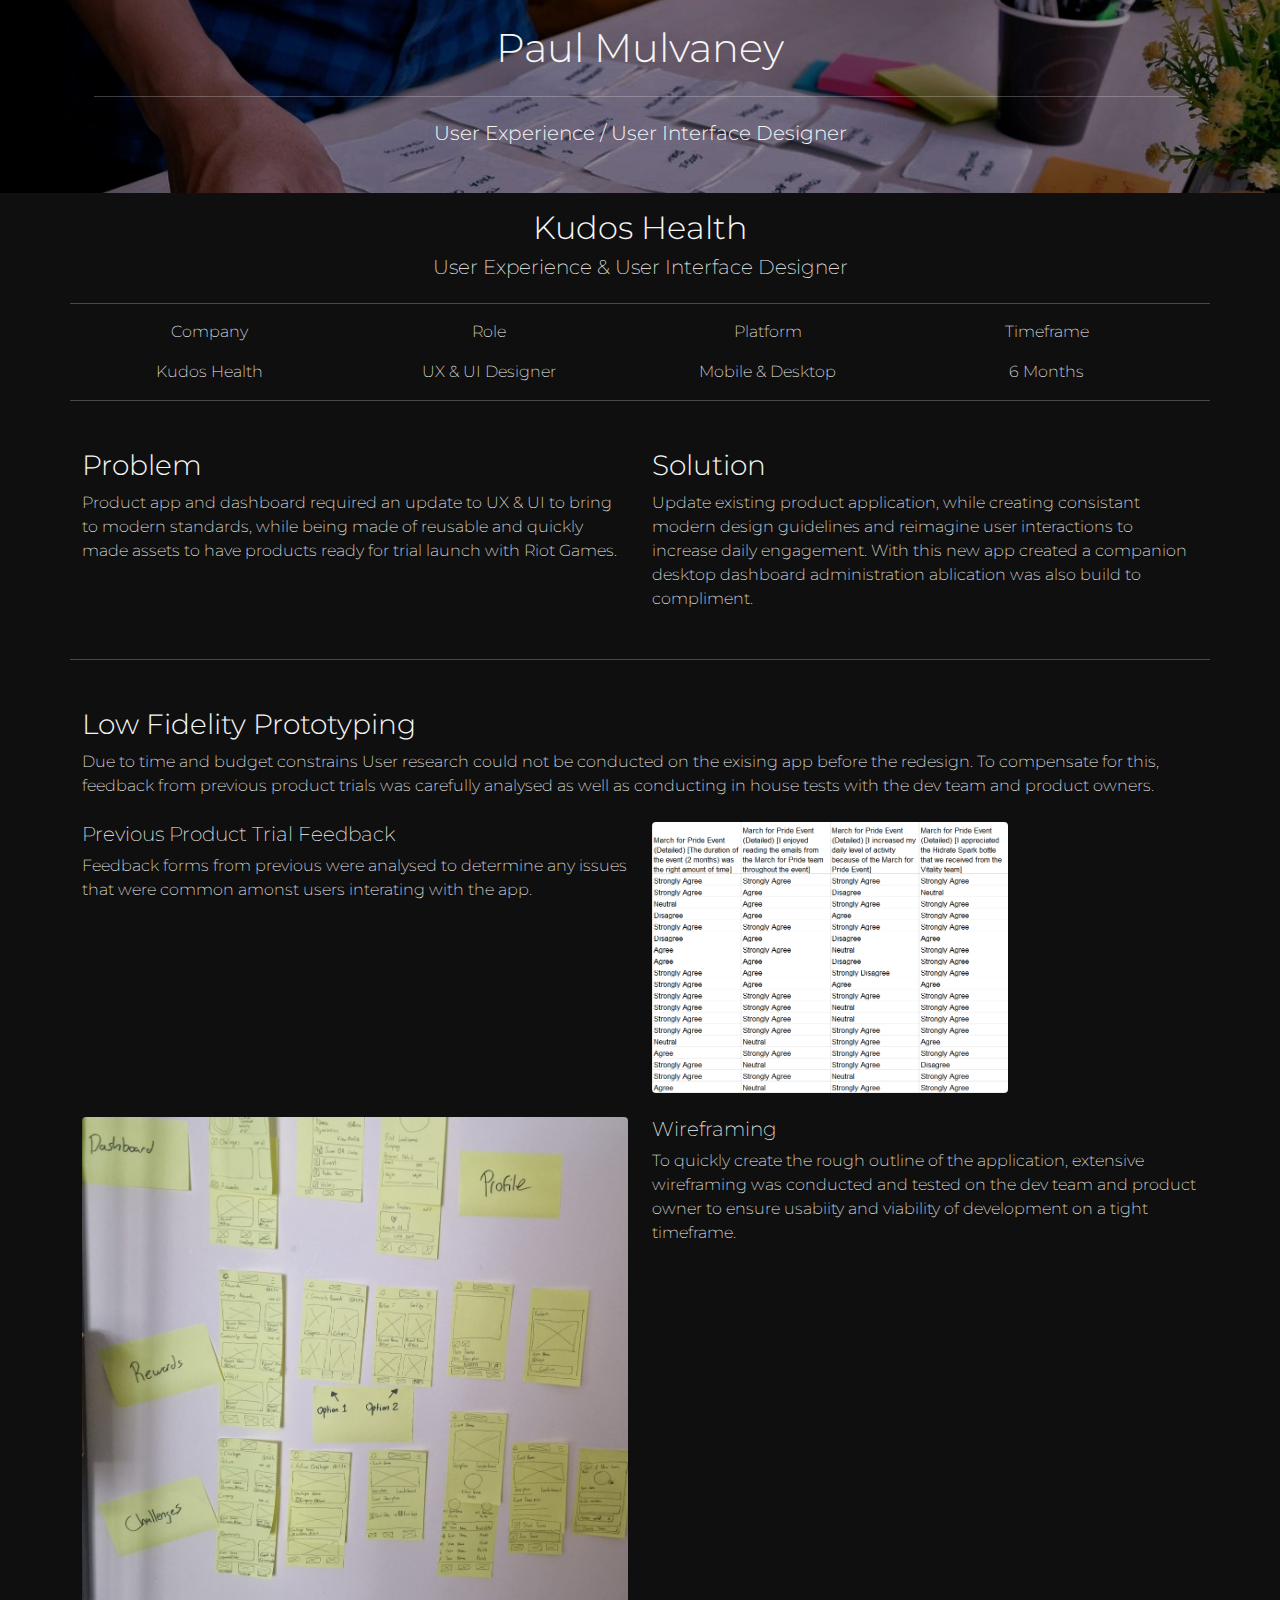
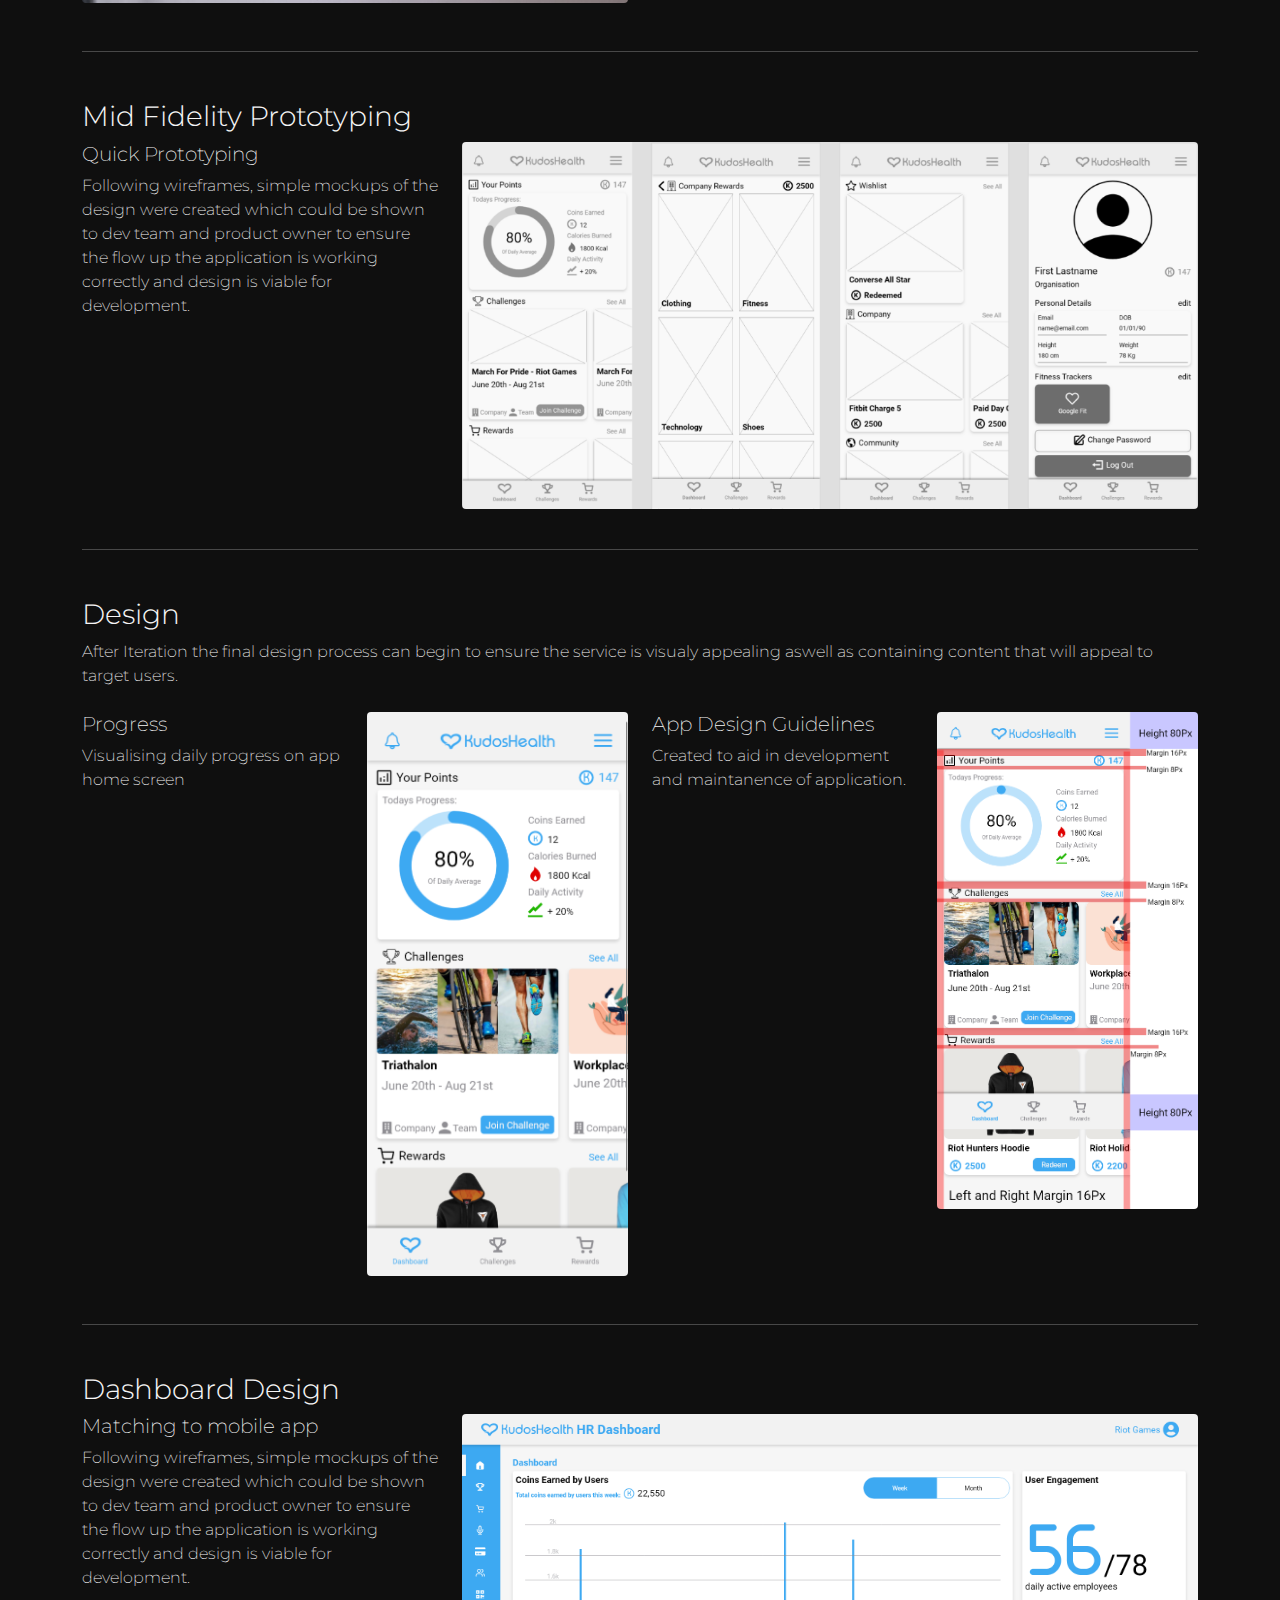
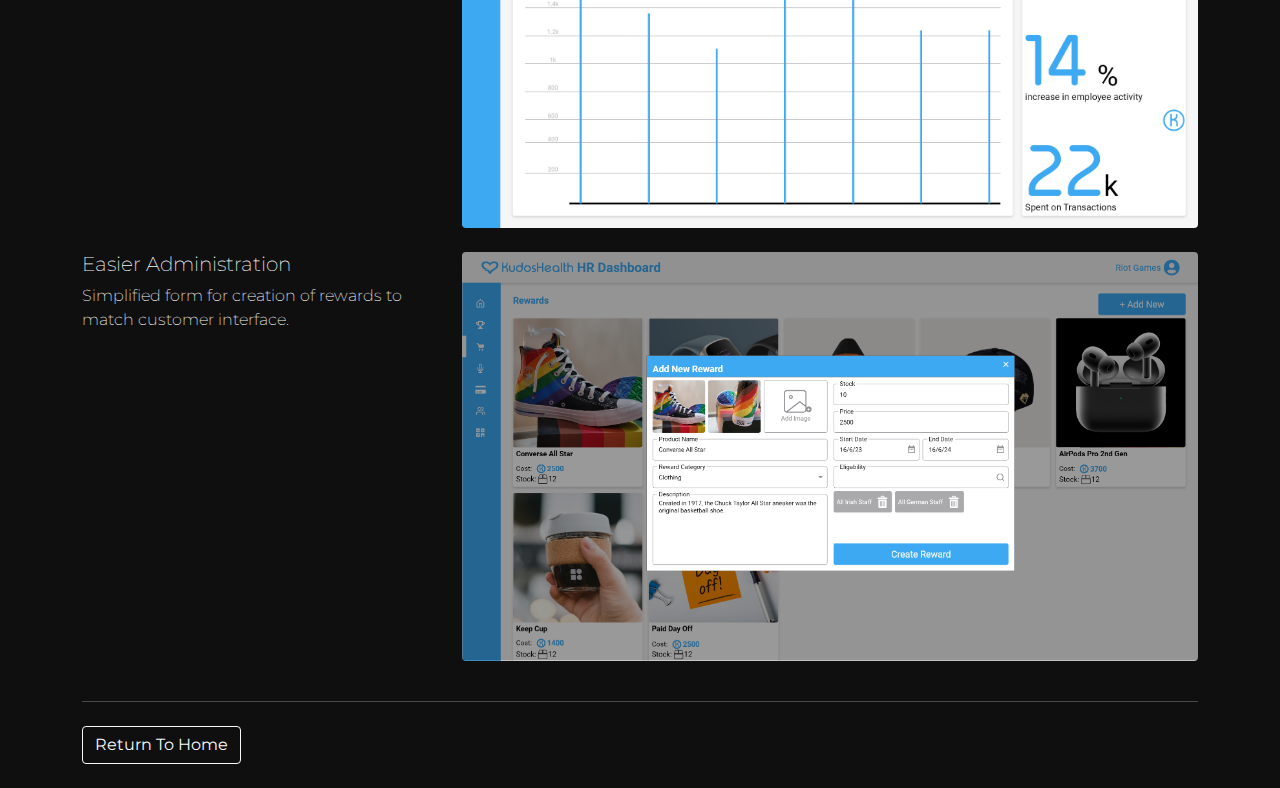
<file: KudosHealth.html>
<!DOCTYPE html>
<html>
  <head>
    <title>Paul Mulvaney Design</title>
    <meta charset="utf-8" />
    <meta name="viewport" content="width=device-width, initial-scale=1, user-scalable=no" />
    <link href="css/bootstrap.css" rel="stylesheet" />
    <link rel="preconnect" href="https://fonts.googleapis.com">
    <link rel="preconnect" href="https://fonts.gstatic.com" crossorigin>  
    <link href="https://fonts.googleapis.com/css2?family=Montserrat:ital,wght@0,100..900;1,100..900&display=swap" rel="stylesheet">
    <script src="js/bootstrap.js"></script>
    <link rel="stylesheet" href="https://cdn.jsdelivr.net/npm/bootstrap-icons@1.8.3/font/bootstrap-icons.css">

    <link rel="stylesheet" href="css/main.css" />
</head>
    
  <body>
    <div class="bg-image d-flex justify-content-center align-items-center" style="background-image: url('images/background.jpeg'); background-repeat: no-repeat; background-size: cover; background-position: center center; height: 450;">
      <!-- Mask & flexbox options-->
      <div class="mask rgba-black-light align-items-center container">
        <!-- Content -->
        <div class="container">
          <!--Grid row-->
          <div class="row">
            <!--Grid column-->
            <div class="col-md-12 my-4 text-center" id="header">
              <h1 ><strong>Paul Mulvaney</strong></h1>
              <hr class="hr-light my-4">
              <h5 class=" mb-4"><strong>User Experience / User Interface Designer</strong></h5>
            </div>
            <!--Grid column-->
          </div>
          <!--Grid row-->
        </div>
        <!-- Content -->
      </div>
      <!-- Mask & flexbox options-->
    </div>


      

      




      <div id="main" class="container mt-2">

        <div class="row "> <!-- Intro -->
          <div class="col-md-12 text-center" id="header">
            <h2 class="mt-2">Kudos Health</h2>
            <h5 class=" mb-4">User Experience & User Interface Designer</h5>
          </div>
          <hr class="hr-light">
          
          <div class="row w-100 text-center">
            <div class="col-lg-3 col-md-3 col-sm-3">
              <p>Company</p>
              <p>Kudos Health</p>
            </div>
            <div class="col-lg-3 col-md-3 col-sm-3">
              <p>Role</p>
              <p>UX & UI Designer</p>
            </div>
            <div class="col-lg-3 col-md-3 col-sm-3">
              <p>Platform</p>
              <p>Mobile & Desktop</p>
            </div>
            <div class="col-lg-3 col-md-3 col-sm-3">
              <p>Timeframe</p>
              <p>6 Months</p>
            </div>            
          </div>
          <hr class="hr-light mb-4">
        </div>

        <div class="row"> <!-- problem/Solution -->
          <div class="col-md-6 my-4" id="header">
            <h3>Problem</h3>
            <p class="mb-4">Product app and dashboard required an update to UX & UI to bring to modern standards, while being made of reusable and quickly made assets to have
               products ready for trial launch with Riot Games.</p>
          </div>
          <div class="col-md-6 my-4" id="header">
            <h3>Solution</h3>
            <p class="mb-4">Update existing product application, while creating consistant modern design guidelines and reimagine user interactions to increase daily engagement. 
              With this new app created a companion desktop dashboard administration ablication was also build to compliment.</p>
          </div>
          <hr class="hr-light mb-4">
        </div>

        <div class="row"><!-- process -->

          <div><!-- lofi -->
              <div class= "mt-4" id="header">
                <h3>Low Fidelity Prototyping</h3>
                <p class="mb-4">Due to time and budget constrains User research could not be conducted on the exising app before the redesign. 
                  To compensate for this, feedback from previous product trials was carefully analysed as well as conducting in house tests with the dev team and product owners.
                </p>
              </div>
              <div class="row mb-4">
                  <div class="col-md-6">
                    <h5>Previous Product Trial Feedback</h5>
                    <p>Feedback forms from previous were analysed to determine any issues that were common amonst users interating with the app.</p>
                  </div> 
                  <div class="col-lg-4 col-md-6  mb-4">
                    <img class="rounded" src="images/Kudos/Feedback.png" style="width: 100%;">
                  </div>
                  <div class="col-md-6 mb-4">
                    <img class="rounded" src="images/Kudos/wireframe1.jpg" style="width: 100%;">
                  </div>  
                  <div class="col-md-6 mb-4">
                    <h5>Wireframing</h5>
                    <p>
                      To quickly create the rough outline of the application, extensive wireframing was conducted and tested on the dev team and product 
                      owner to ensure usabiity and viability of development on a tight timeframe. 
                    </p>
                            
                  </div> 
              </div>
              <hr class="hr-light mb-4">
          </div>

          <div> <!-- MidFi -->
            <div class= "mt-4" id="header">
            <h3>Mid Fidelity Prototyping</h3>
            </div>
            <div class="row">
              <div class="col-md-4 mb-4">
                <h5>Quick Prototyping</h5>
                <p>Following wireframes, simple mockups of the design were created which could be shown to dev team and product owner to ensure the flow up the application is working correctly and design is viable for development.
                </p>
              </div> 
              <div class="col-md-8 mb-4">
                <img class="rounded" src="images/Kudos/Quick.png" style="width: 100%;">
              </div>
            </div>
            <hr class="hr-light mb-4">

          </div>

          <div> <!-- design -->
            <div class= "mt-4" id="header">
            <h3>Design</h3>
            <p class="mb-4">After Iteration the final design process can begin to ensure the service is visualy appealing aswell as containing content that will appeal to target users.</p>
            </div>
            <div class="row mb-4">              
              <div class="col-md-3 mb-4">
                <h5>Progress</h5>
                <p>Visualising daily progress on app home screen
                </p>
              </div> 
              <div class="col-md-3 mb-4">
                <img class="rounded" src="images/Kudos/DashBoard.png" style="width: 100%;">
              </div>

              <div class="col-md-3 mb-4">
                <h5>App Design Guidelines</h5>
                <p>Created to aid in development and maintanence of application. 
                </p>
              </div>
              <div class="col-md-3 mb-4">
                <img class="rounded" src="images/Kudos/StyleGuide.png" style="width: 100%;">
              </div>

            </div>
            <hr class="hr-light mb-4">

          </div>

          <div> <!-- Dashboard -->
            <div class= "mt-4" id="header">
            <h3>Dashboard Design</h3>
            </div>
            <div class="row">
              <div class="col-md-4 mb-4">
                <h5>Matching to mobile app</h5>
                <p>Following wireframes, simple mockups of the design were created which could be shown to dev team and product owner to ensure the flow up the application is working correctly and design is viable for development.
                </p>
              </div> 
              <div class="col-md-8 mb-4">
                <img class="rounded" src="images/Kudos/desktopDashBoard.png" style="width: 100%;">
              </div>

              <div class="col-md-4 mb-4">
                <h5>Easier Administration</h5>
                <p>Simplified form for creation of rewards to match customer interface.
                </p>
              </div> 
              <div class="col-md-8 mb-4">
                <img class="rounded" src="images/Kudos/Form.png" style="width: 100%;">
              </div>
            </div>
            <hr class="hr-light mb-4">
            
            <a href="index.html" class="align-self-end btn btn-outline-light align-content-bottom mb-4">Return To Home</a>

          </div>

          

          

          
        </div>

      </div>

        
      </div>
  </body>
  <script src="js/bootstrap.js"></script>
        
</html>
</file>
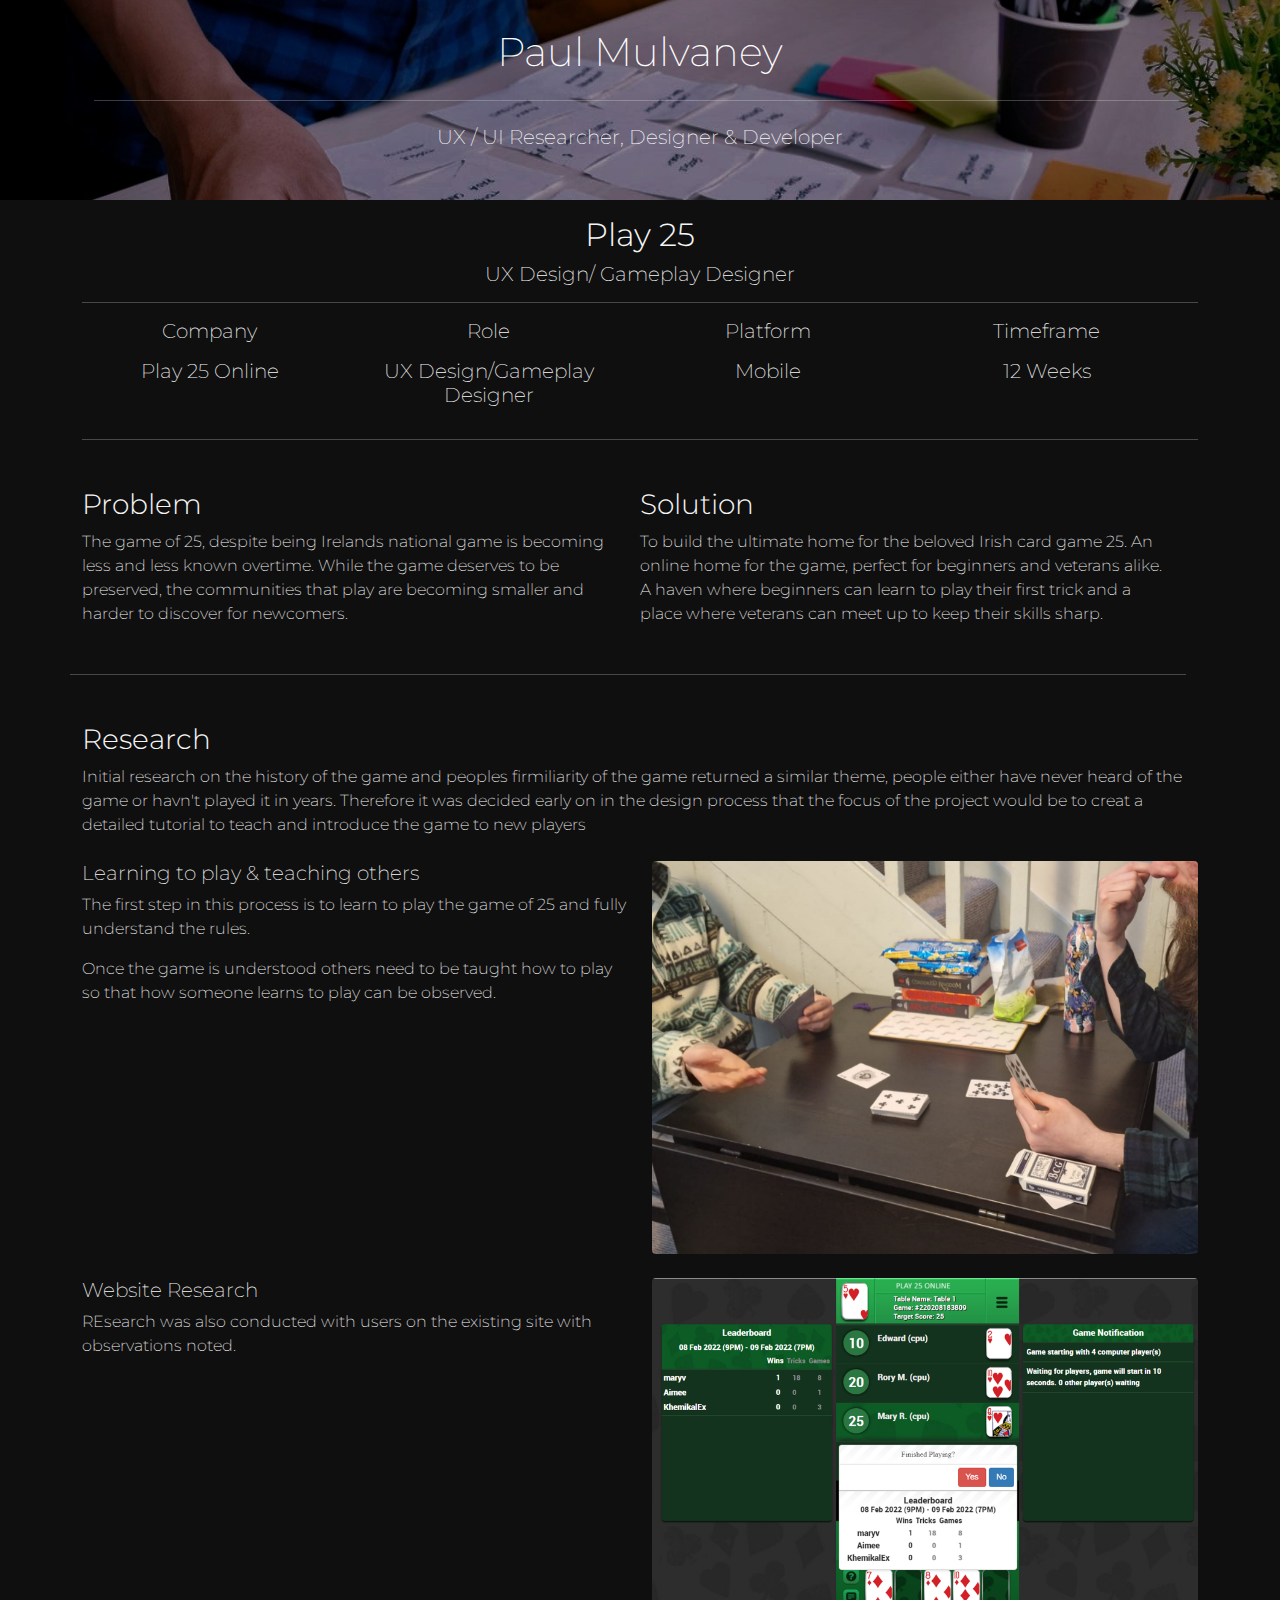
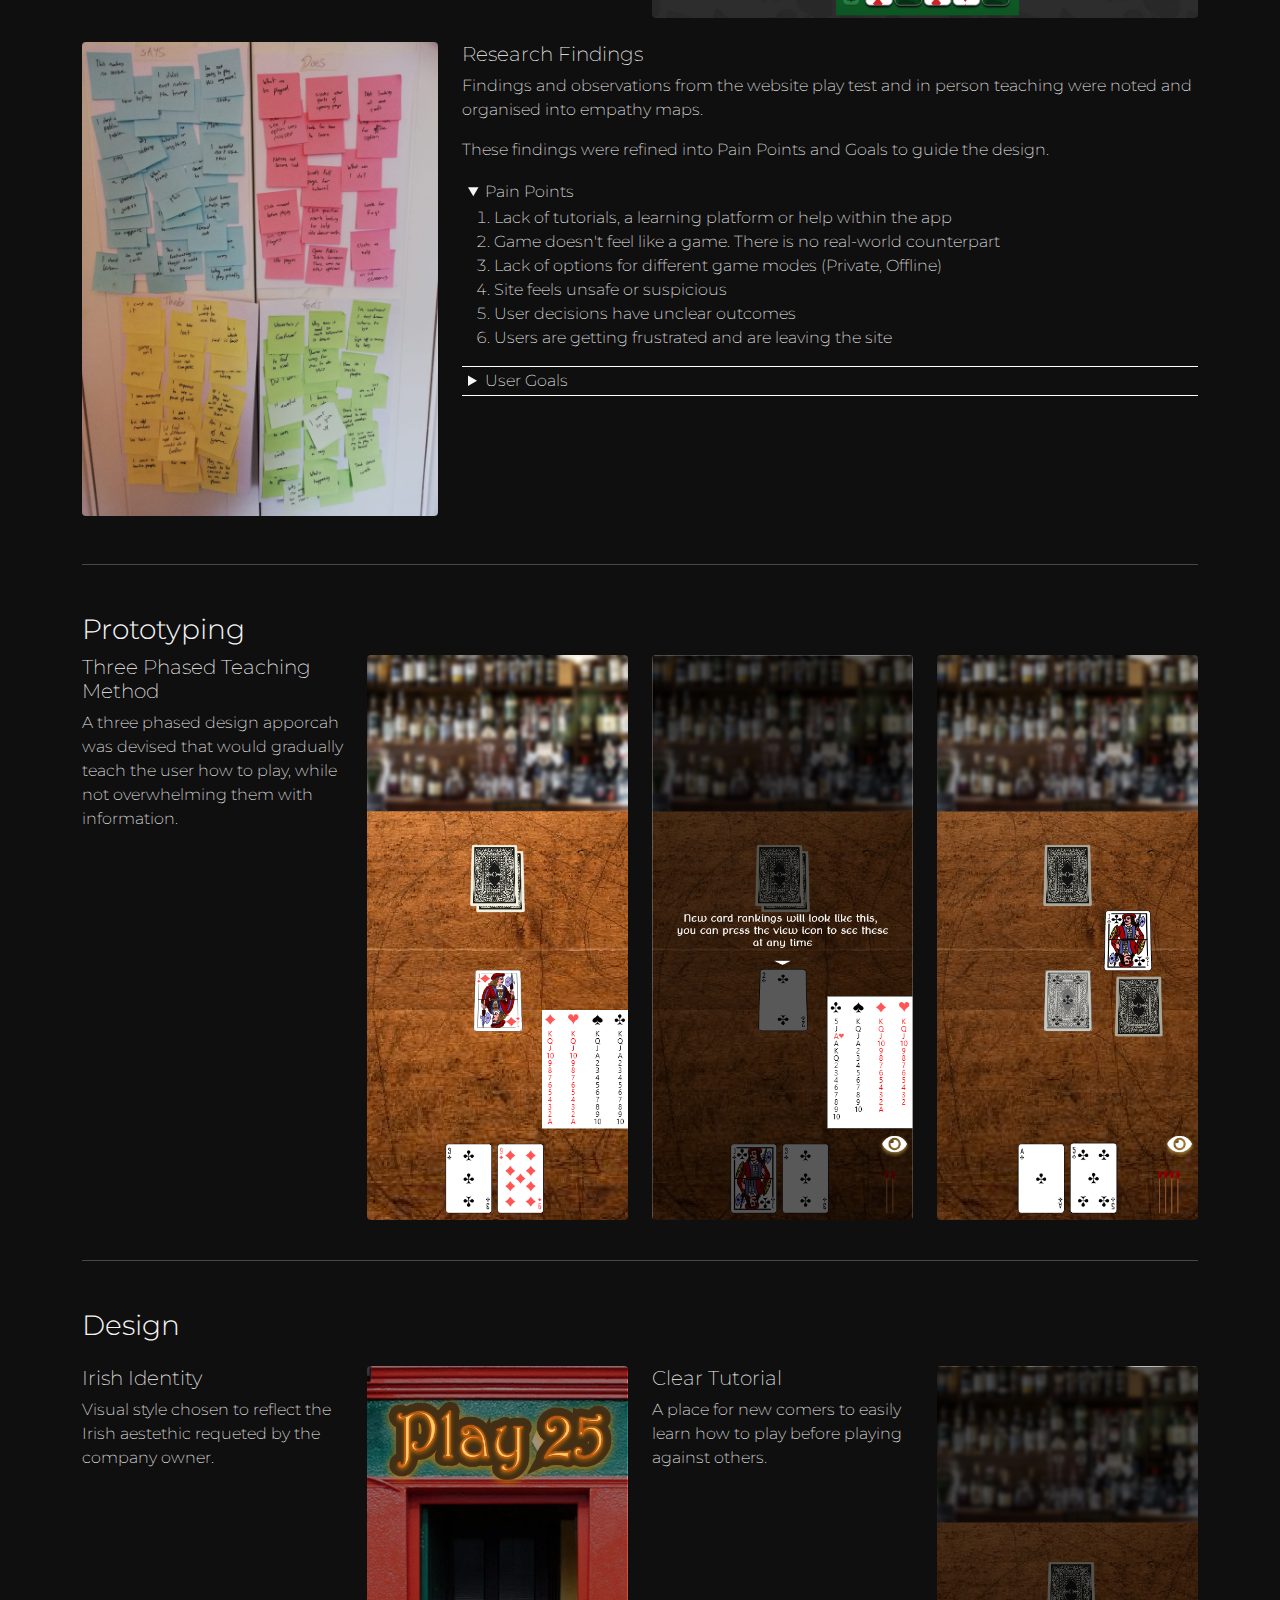
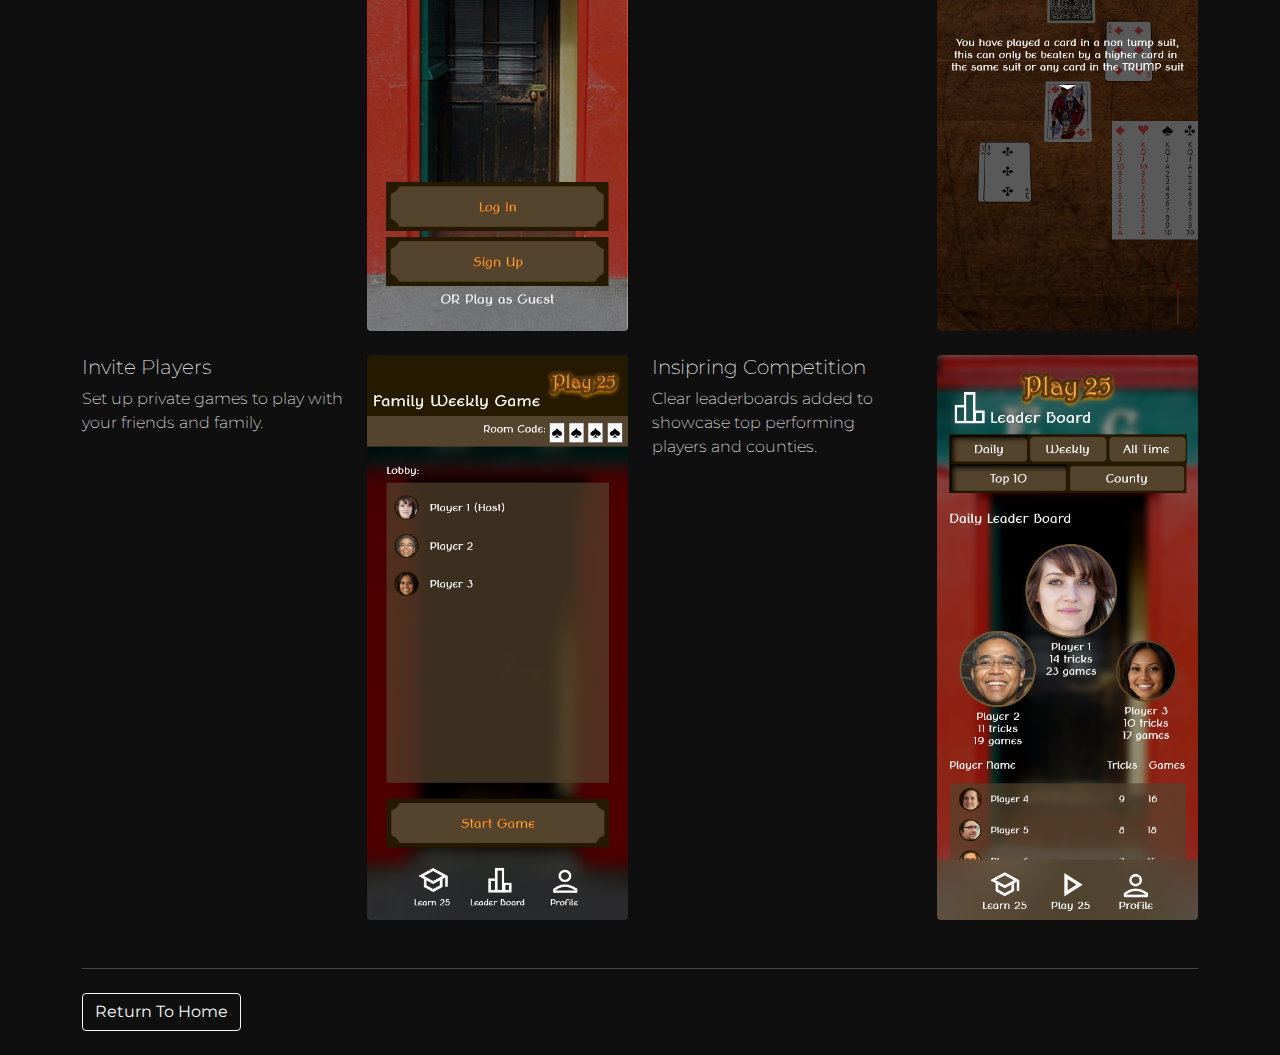
<file: play25.html>
<html>
  <head>
    <title>Paul Mulvaney Design</title>
    <meta charset="utf-8" />
    <meta name="viewport" content="width=device-width, initial-scale=1, user-scalable=no" />
    <link href="css/bootstrap.css" rel="stylesheet" />
    <link rel="preconnect" href="https://fonts.googleapis.com">
    <link rel="preconnect" href="https://fonts.gstatic.com" crossorigin>  
    <link href="https://fonts.googleapis.com/css2?family=Montserrat:ital,wght@0,100..900;1,100..900&display=swap" rel="stylesheet">
    <script src="js/bootstrap.js"></script>
    <link rel="stylesheet" href="https://cdn.jsdelivr.net/npm/bootstrap-icons@1.8.3/font/bootstrap-icons.css">

    <link rel="stylesheet" href="css/main.css" />
</head>
    
  <body>
      <div class="bg-image d-flex justify-content-center align-items-center" style="background-image: url('images/background.jpeg'); background-repeat: no-repeat; background-size: cover; background-position: center center; height: 200;">
        <div class="mask rgba-black-light align-items-center container">
          <div class="container">
            <div class="row">
              <div class="col-md-12 my-4 text-center" id="header">
                <h1 ><a href="index.html" class="home">Paul Mulvaney</a></h1>
                <hr class="hr-light my-4">
                <h5 class=" mb-4">UX / UI Researcher, Designer & Developer</h5>
              </div>
            </div>
          </div>
        </div>
      </div>

      <div class="container mt-2">

        <div class="row "> 
          <div class="col-md-12 text-center" id="header">
            <h2 class="mt-2">Play 25</h2>
            <h5 class=" mb-4">UX Design/ Gameplay Designer
          <hr class="hr-light">
          
          <div class="row w-100 text-center">
            <div class="col-lg-3 col-md-3 col-sm-3">
              <p>Company</p>
              <p>Play 25 Online</p>
            </div>
            <div class="col-lg-3 col-md-3 col-sm-3">
              <p>Role</p>
              <p>UX Design/Gameplay Designer</p>
            </div>
            <div class="col-lg-3 col-md-3 col-sm-3">
              <p>Platform</p>
              <p>Mobile</p>
            </div>
            <div class="col-lg-3 col-md-3 col-sm-3">
              <p>Timeframe</p>
              <p>12 Weeks</p>
            </div>            
          </div>
          <hr class="hr-light mb-4">
        </div>

        <div class="row"><!-- problem/Solution -->
          <div class="col-md-6 my-4" id="header">
            <h3>Problem</h3>
            <p class="mb-4">The game of 25, despite being Irelands national game is becoming less and less known overtime.
              While the game deserves to be preserved, the communities that play are becoming smaller and harder to discover for newcomers.
            </p>
          </div>
          <div class="col-md-6 my-4" id="header">
            <h3>Solution</h3>
            <p class="mb-4">To build the ultimate home for the beloved Irish card game 25. An online home for the game, perfect
              for beginners and veterans alike. A haven where beginners can learn to play their first trick and a place where
              veterans can meet up to keep their skills sharp.</p>
          </div>
          <hr class="hr-light mb-4">
        </div>

      </div>

      <div class="row"><!-- process -->

        <div><!-- Research -->
            <div class= "mt-4" id="header">
              <h3>Research</h3>
              <p class="mb-4">Initial research on the history of the game and peoples firmiliarity of the game returned a similar theme, 
                people either have never heard of the game or havn't played it in years. Therefore it was decided early on in the 
                design process that the focus of the project would be to creat a detailed tutorial to teach and introduce the game to new players</p>
            </div>
            <div class="row mb-4">
                <div class="col-md-6">
                  <h5>Learning to play & teaching others</h5>
                  <p>
                    The first step in this process is to learn to play the game of 25 and fully understand the rules.
                  </p>
                  <p>
                    Once the game is understood others need to be taught how to play so that how someone learns to play can be observed.
                  </p>
                </div> 
                <div class=" col-md-6 mb-4">
                  <img class="rounded" src="images/Play25/Learning to play.png" style="width: 100%;">
                </div>

                <div class="col-md-6">
                  <h5>Website Research</h5>
                  <p>
                    REsearch was also conducted with users on the existing site with observations noted.
                  </p>

                </div> 
                <div class=" col-md-6 mb-4">
                  <img class="rounded" src="images/Play25/Website.png" style="width: 100%;">
                </div>

                <div class="col-md-4 mb-4">
                  <img class="rounded" src="images/Play25/map.png" style="width: 100%;">
                </div>  
                <div class="col-md-8 mb-4">
                  <h5>Research Findings</h5>
                    <p>Findings and observations from the website play test and in person teaching were noted and organised into empathy maps.</p>
                    <p>These findings were refined into Pain Points and Goals to guide the design.</p>
                            <details open>
                              <summary>Pain Points</summary>
                              <div class="row">
                                <div>
                                  <ol>
                                    <li>Lack of tutorials, a learning platform or help within the app</li>
                                    <li>Game doesn't feel like a game. There is no real-world counterpart</li>
                                    <li>Lack of options for different game modes (Private, Offline)</li>
                                    <li>Site feels unsafe or suspicious</li>
                                    <li>User decisions have unclear outcomes</li> 
                                    <li>Users are getting frustrated and are leaving the site</li>
                                  </ol>
                                </div>
                            </details>
                            <details>
                              <summary>User Goals</summary>
                              <div class="row">
                                <div>
                                  <ol>
                                    <li>Clear tutorial needs to be created, and help and learning platforms needs to be created</li>
                                    <li>Gameplay needs to “feel” more like its real-world counterpart (real deck of cards etc.)</li>
                                    <li>Further options for different game modes need to be created</li>
                                    <li>Site needs to be modernised, spell-checked, and polished to make the user feel secure while playing</li>
                                    <li>Labels on buttons and menus need to be clearer</li>
                                    <li>Game needs to be made more inviting, with added tutorials and gameplay needs to be clarified for users</li>
                                  </ol>
                                </div>
                            </details>
                          
                </div> 
            </div>
            <hr class="hr-light mb-4">
        </div>

        <div> <!-- Prototyping -->
          <div class= "mt-4" id="header">
          <h3>Prototyping</h3>
          </div>
          <div class="row">
            <div class="col-md-3 mb-4">
              <h5>Three Phased Teaching Method</h5>
              <p>A three phased design apporcah was devised that would gradually teach the user how to play, while not overwhelming them with information.</p>
            </div> 
            <div class="col-md-3 mb-4">
              <img class="rounded" src="images/Play25/Tutorial_01.png" style="width: 100%;">
            </div>
            <div class="col-md-3 mb-4">
              <img class="rounded" src="images/Play25/Tutorial_02.png" style="width: 100%;">
            </div>
            <div class="col-md-3 mb-4">
              <img class="rounded" src="images/Play25/Tutorial_03.png" style="width: 100%;">
            </div>
          </div>
          <hr class="hr-light mb-4">

        </div>

        <div> <!-- design -->
          <div class= "mt-4" id="header">
          <h3>Design</h3>
          <p class="mb-4">
          </div>
          <div class="row mb-4">              
            <div class="col-md-3 mb-4">
              <h5>Irish Identity</h5>
              <p>Visual style chosen to reflect the Irish aestethic requeted by the company owner.
              </p>
            </div> 
            <div class="col-md-3 mb-4">
              <img class="rounded" src="images/Play25/Opening.png" style="width: 100%;">
            </div>

            <div class="col-md-3 mb-4">
              <h5>Clear Tutorial</h5>
              <p>A place for new comers to easily learn how to play before playing against others. 
              </p>
            </div>
            <div class="col-md-3 mb-4">
              <img class="rounded" src="images/Play25/Teach.png" style="width: 100%;">
            </div>

            <div class="col-md-3 mb-4">
              <h5>Invite Players</h5>
              <p>Set up private games to play with your friends and family. 
              </p>
            </div>
            <div class="col-md-3 mb-4">
              <img class="rounded" src="images/Play25/Invite.png" style="width: 100%;">
            </div>
            
            <div class="col-md-3 mb-4">
              <h5>Insipring Competition</h5>
              <p>Clear leaderboards added to showcase top performing players and counties. 
              </p>
            </div>
            <div class="col-md-3 mb-4">
              <img class="rounded" src="images/Play25/Leader.png" style="width: 100%;">
            </div>

          </div>
          <hr class="hr-light mb-4">

          <a href="index.html" class="align-self-end btn btn-outline-light align-content-bottom mb-4">Return To Home</a>

        </div>
        
      </div>
        
      </div>
  </body>
  <script src="js/bootstrap.js"></script>
</html>
</file>
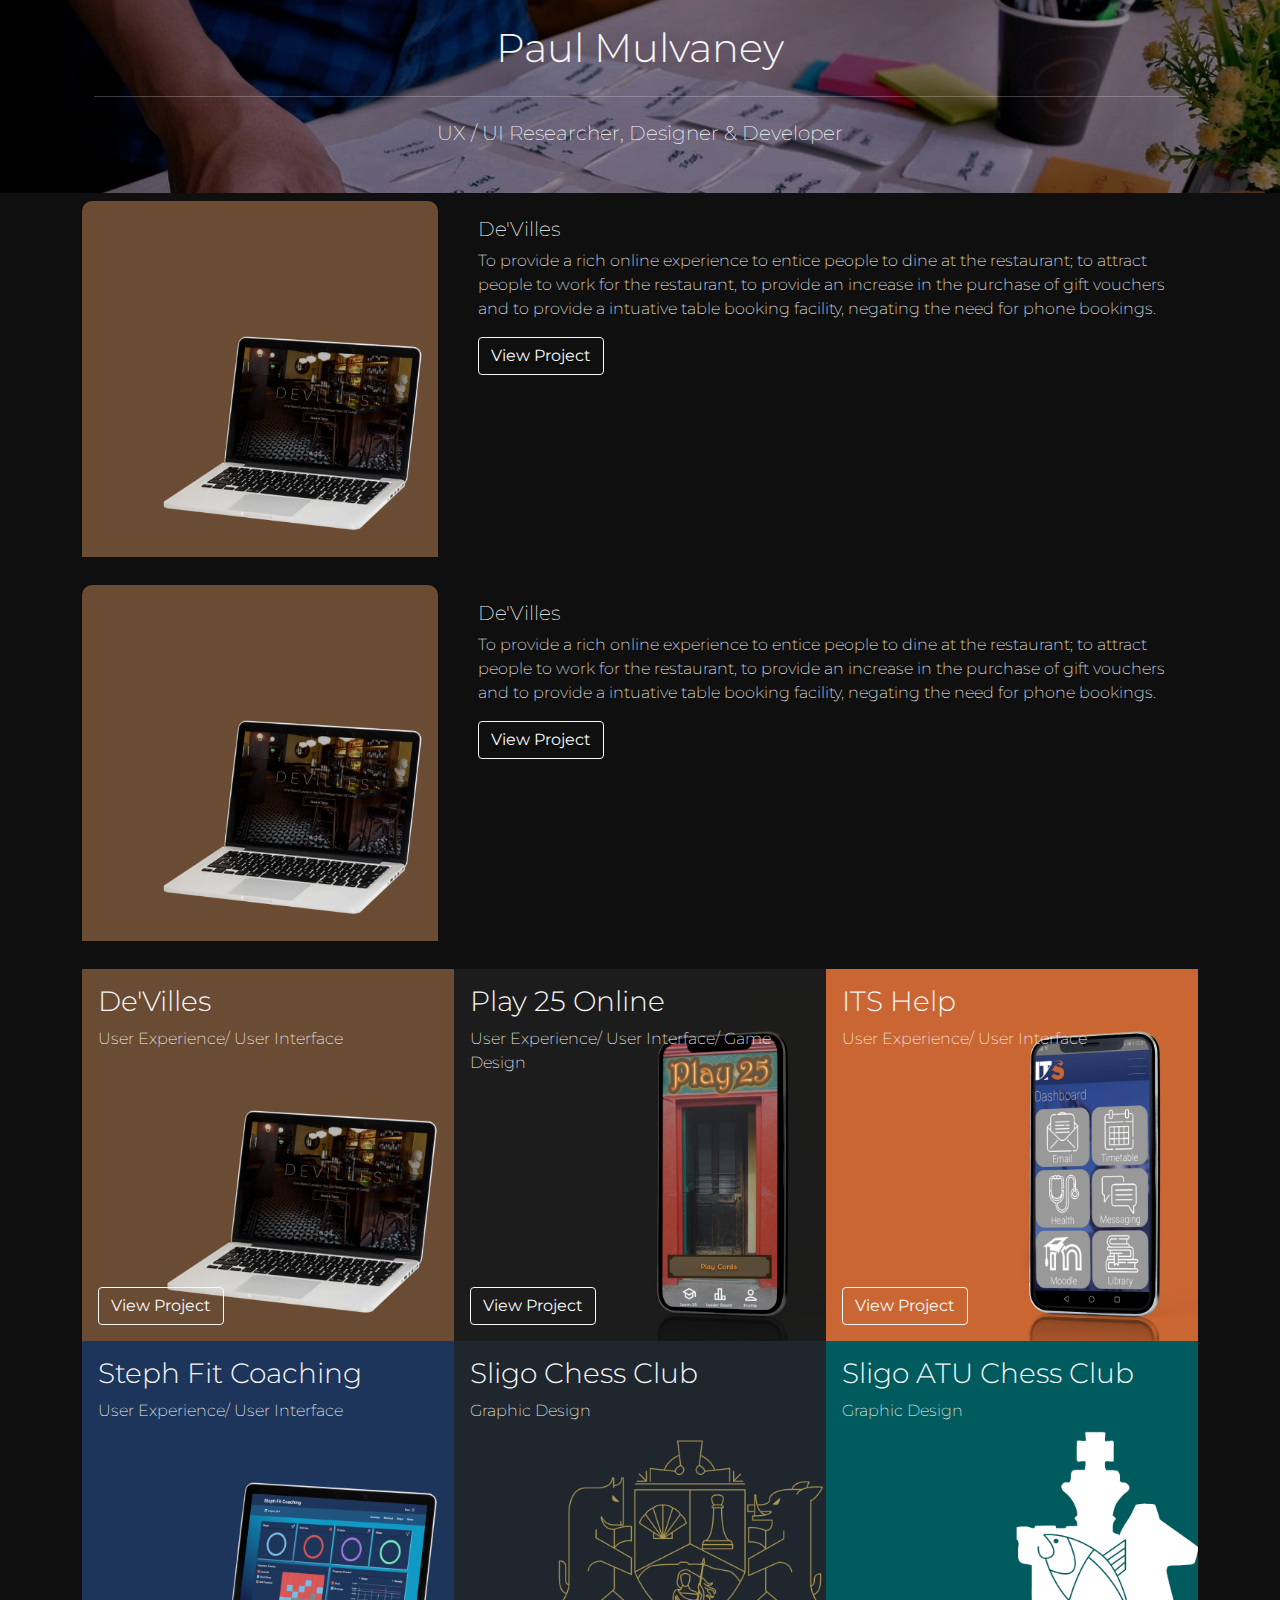
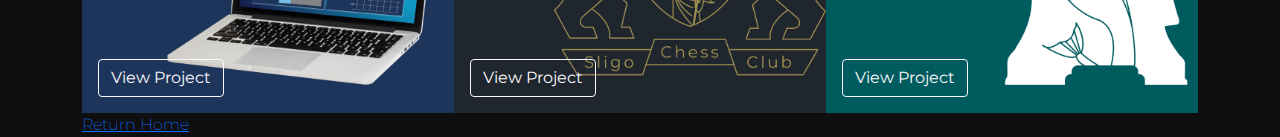
<file: projects.html>
<!DOCTYPE html>
<html>
  <head>
      <title>Paul Mulvaney Design</title>
      <meta charset="utf-8" />
      <meta name="viewport" content="width=device-width, initial-scale=1, user-scalable=no" />
      <link href="css/bootstrap.css" rel="stylesheet" />
      <link href='https://fonts.googleapis.com/css?family=Montserrat' rel='stylesheet'>

      <link rel="stylesheet" href="css/main.css" />
  </head>
    
  <body>
      <div class="bg-image d-flex justify-content-center align-items-center" style="background-image: url('images/background.jpeg'); background-repeat: no-repeat; background-size: cover; background-position: center center; height: 200;">
        <!-- Mask & flexbox options-->
        <div class="mask rgba-black-light align-items-center container">
          <!-- Content -->
          <div class="container">
            <!--Grid row-->
            <div class="row">
              <!--Grid column-->
              <div class="col-md-12 my-4 text-center" id="header">
                <h1 ><strong>Paul Mulvaney</strong></h1>
                <hr class="hr-light my-4">
                <h5 class=" mb-4">UX / UI Researcher, Designer & Developer</h5>
              </div>
              <!--Grid column-->
            </div>
            <!--Grid row-->
          </div>
          <!-- Content -->
        </div>
        <!-- Mask & flexbox options-->
      </div>


      

      




    <div id="main" >

        <div class="container mt-2">

            <div class="card-dark mb-2">
                <div class="row">
                  <div class="col-12 col-md-4">
                    <div class="card-img-top">
                      <img src="images/devillespreview.png" class="card-img-top" >
                    </div>
                  </div>
                  <div class="col-12 col-md-8">
                  <div class="card-body">
                    <h5 class="card-title">De'Villes</h5>
                    <p class="card-text">
                        To provide a rich online experience to entice people to dine at the restaurant;
                        to attract people to work for the restaurant, to provide an increase in the purchase of gift vouchers and to provide
                        a intuative table booking facility, negating the need for phone bookings.
                    </p>
                    <a href="devilles.html" class="btn btn-outline-light align-content-bottom">View Project</a>
                  </div>
                  </div>
                </div>
              </div>
              

              <div class="card-dark mb-2">
                <div class="row">
                  <div class="col-12 col-md-4">
                    <div class="card-img-top">
                      <img src="images/devillespreview.png" class="card-img-top" >
                    </div>
                  </div>
                  <div class="col-12 col-md-8">
                  <div class="card-body">
                    <h5 class="card-title">De'Villes</h5>
                    <p class="card-text">
                        To provide a rich online experience to entice people to dine at the restaurant;
                        to attract people to work for the restaurant, to provide an increase in the purchase of gift vouchers and to provide
                        a intuative table booking facility, negating the need for phone bookings.
                    </p>
                    <a href="devilles.html" class="btn btn-outline-light align-content-bottom">View Project</a>
                  </div>
                  </div>
                </div>
              </div>

              <div class="row" style="--bs-gutter-x: 0;">

                <div class="card col-12 col-md-4" style="border: 0; border-radius: 0%;">
                  <img class="card-img" style="border-radius: 0%;" src="images/devillespreview.png" alt="Card image">
                  <div class="card-img-overlay">
                    <h3 class="card-title">De'Villes</h3>
                    <p class="card-text">User Experience/ User Interface</p>
                    <a href="devilles.html" class="btn btn-outline-light align-content-bottom" style='position:absolute; bottom:1rem;'>View Project</a>
                    </div>
                </div>
                
    
                <div class="card col-12 col-md-4"  style="border: 0; border-radius: 0%;">
                  <img class="card-img" style="border-radius: 0%;" src="images/play25preview.png" alt="Card image">
                  <div class="card-img-overlay">
                    <h3 class="card-title">Play 25 Online</h3>
                    <p class="card-text">User Experience/ User Interface/ Game Design</p>
                    <a href="play25.html" class="btn btn-outline-light align-content-bottom" style='position:absolute; bottom: 1rem;'>View Project</a>
                    </div>
                </div>
                
    
                <div class="card col-12 col-md-4" style="border: 0; border-radius: 0%;">
                  <img class="card-img" style="border-radius: 0%;" src="images/itshelppreview.png" alt="Card image">
                  <div class="card-img-overlay">
                    <h3 class="card-title">ITS Help</h3>
                    <p class="card-text">User Experience/ User Interface</p>
                    <a href="itshelp.html" class="btn btn-outline-light align-content-bottom" style='position:absolute; bottom:1rem;'>View Project</a>
                    </div>
                </div>
                
                <div class="card col-12 col-md-4" style="border: 0; border-radius: 0%;">
                  <img class="card-img" style="border-radius: 0%;" src="images/stephfitcoachingpreview.png" alt="Card image">
                  <div class="card-img-overlay">
                    <h3 class="card-title">Steph Fit Coaching</h3>
                    <p class="card-text">User Experience/ User Interface</p>
                    <a href="stephfitcoaching.html" class="btn btn-outline-light align-content-bottom" style='position:absolute; bottom:1rem;'>View Project</a>
                    </div>
                </div>
                
    
                <div class="card col-12 col-md-4"  style="border: 0; border-radius: 0%;">
                  <img class="card-img" style="border-radius: 0%;" src="images/sligochessclubpreview.png" alt="Card image">
                  <div class="card-img-overlay">
                    <h3 class="card-title">Sligo Chess Club</h3>
                    <p class="card-text">Graphic Design</p>
                    <a href="sligochess.html" class="btn btn-outline-light align-content-bottom" style='position:absolute; bottom: 1rem;'>View Project</a>
                    </div>
                </div>
                
    
                <div class="card col-12 col-md-4" style="border: 0; border-radius: 0%;">
                  <img class="card-img" style="border-radius: 0%;" src="images/atuchessclubpreview.png" alt="Card image">
                  <div class="card-img-overlay">
                    <h3 class="card-title">Sligo ATU Chess Club</h3>
                    <p class="card-text">Graphic Design</p>
                    <a href="atuchess.html" class="btn btn-outline-light align-content-bottom" style='position:absolute; bottom:1rem;'>View Project</a>
                    </div>
                </div>
    
              </div>

        

        <a href="index.html">Return Home</a>

        </div>
    </div>
    
        
      
  </body>
  <script src="js/bootstrap.js"></script>
        
</html>
</file>
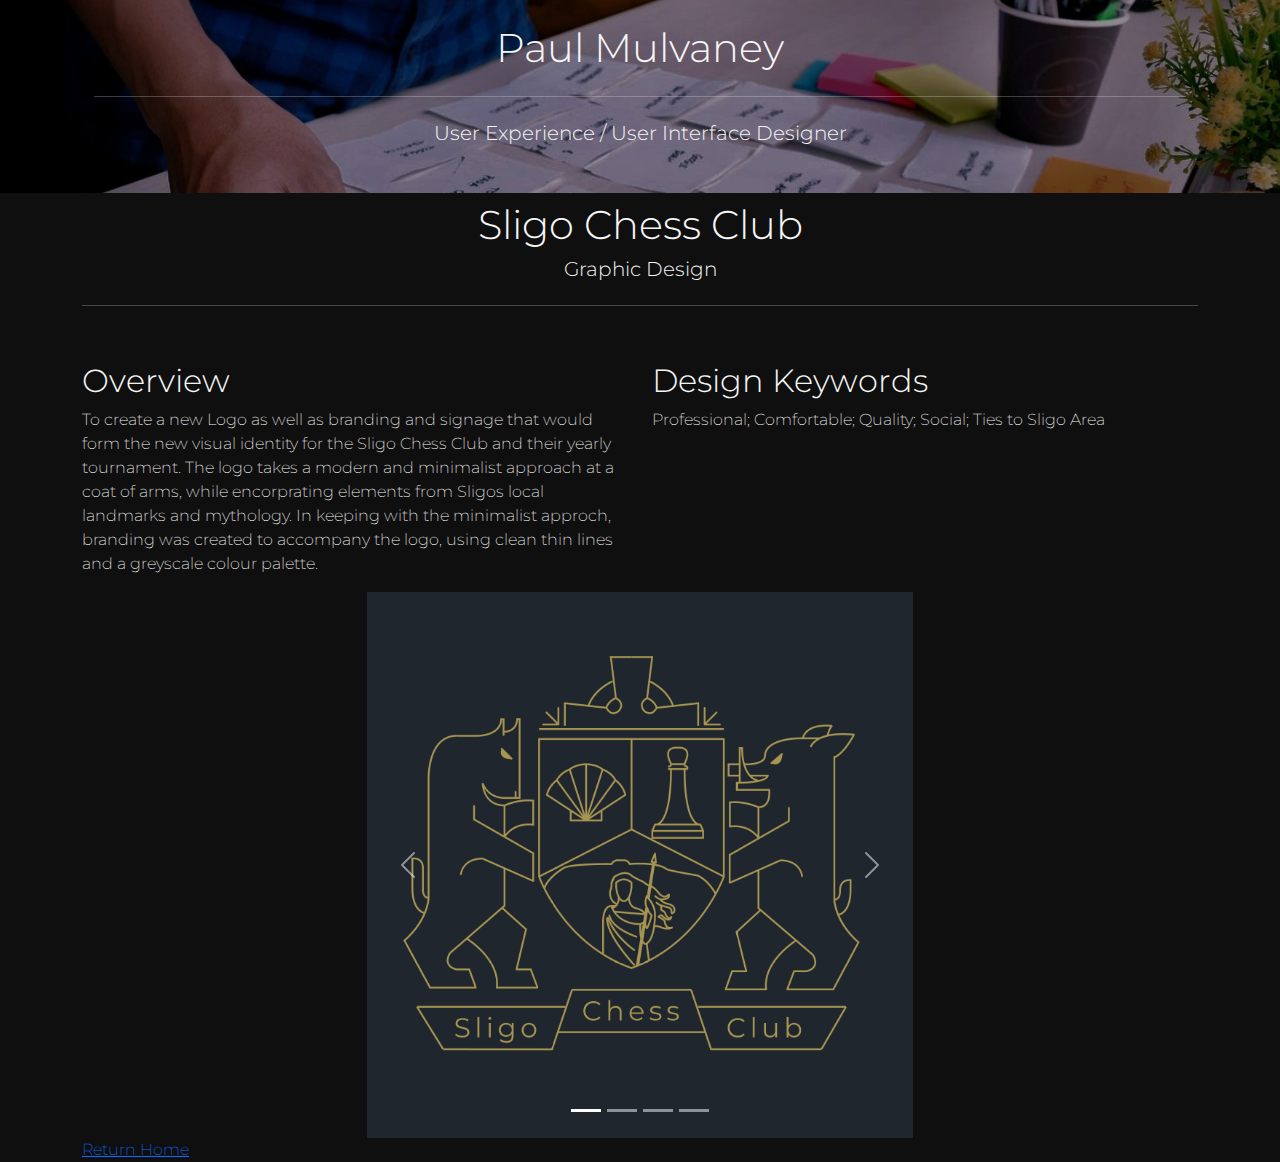
<file: sligochess.html>
<!DOCTYPE html>
<html>
  <head>
      <title>Paul Mulvaney Design</title>
      <meta charset="utf-8" />
      <meta name="viewport" content="width=device-width, initial-scale=1, user-scalable=no" />
      <link href="css/bootstrap.css" rel="stylesheet" />
      <link href='https://fonts.googleapis.com/css?family=Montserrat' rel='stylesheet'>

      <link rel="stylesheet" href="css/main.css" />
  </head>
    
  <body>
      <div class="bg-image d-flex justify-content-center align-items-center" style="background-image: url('images/background.jpeg'); background-repeat: no-repeat; background-size: cover; background-position: center center; height: 400;">
        <!-- Mask & flexbox options-->
        <div class="mask rgba-black-light align-items-center container">
          <!-- Content -->
          <div class="container">
            <!--Grid row-->
            <div class="row">
              <!--Grid column-->
              <div class="col-md-12 my-4 text-center" id="header">
                <h1 ><strong>Paul Mulvaney</strong></h1>
                <hr class="hr-light my-4">
                <h5 class=" mb-4"><strong>User Experience / User Interface Designer</strong></h5>
              </div>
              <!--Grid column-->
            </div>
            <!--Grid row-->
          </div>
          <!-- Content -->
        </div>
        <!-- Mask & flexbox options-->
      </div>


      

      




      <div id="main" class="container mt-2">

        <div class="row">
          <div class="col-md-12 mb-4 text-center" id="header">
            <h1 ><strong>Sligo Chess Club</strong></h1>
            <h5 class=" mb-4"><strong>Graphic Design</strong></h5>
            <hr class="hr-light my-4">
          </div>

          <div class="col-12 col-md-6">
            <h2 class="major mt-2" id="subheading">Overview</h2>
            <p class="mt-2">To create a new Logo as well as branding and signage that would form the new visual identity for the Sligo Chess Club and their yearly tournament.
              The logo takes a modern and minimalist approach at a coat of arms, while encorprating elements from Sligos local landmarks and mythology.
              In keeping with the minimalist approch, branding was created to accompany the logo, using clean thin lines and a greyscale colour palette.
            </p>
          </div>

          <div class="col-12 col-md-6">
            <h2 class="major mt-2" id="subheading">Design Keywords</h2>
            <p class="mt-2">Professional; Comfortable; Quality; Social; Ties to Sligo Area</p>
          </div>
        </div>

        <div class="row justify-content-center">   
          
          <div class="col-12 col-md-8 col-lg-6">
            <div id="carouselExampleIndicators" class="carousel slide" data-bs-ride="false">
              <div class="carousel-indicators">
                <button type="button" data-bs-target="#carouselExampleIndicators" data-bs-slide-to="0" class="active" aria-current="true" aria-label="Slide 1"></button>
                <button type="button" data-bs-target="#carouselExampleIndicators" data-bs-slide-to="1" aria-label="Slide 2"></button>
                <button type="button" data-bs-target="#carouselExampleIndicators" data-bs-slide-to="2" aria-label="Slide 3"></button>
                <button type="button" data-bs-target="#carouselExampleIndicators" data-bs-slide-to="3" aria-label="Slide 3"></button>
              </div>
              <div class="carousel-inner">
                <div class="carousel-item active">
                  <img src="images/SligoChessClub/Logo.png" class="d-block w-100">
                </div>
                <div class="carousel-item">
                  <img src="images/SligoChessClub/SponserBoard.png" class="d-block w-100">
                </div>
                <div class="carousel-item">
                  <img src="images/SligoChessClub/ScoreSheet.png" class="d-block w-100">
                </div>
                <div class="carousel-item">
                  <img src="images/SligoChessClub/scoreboardcon.jpg" class="d-block w-100">
                </div>
              </div>
              <button class="carousel-control-prev" type="button" data-bs-target="#carouselExampleIndicators" data-bs-slide="prev">
                <span class="carousel-control-prev-icon" aria-hidden="true"></span>
                <span class="visually-hidden">Previous</span>
              </button>
              <button class="carousel-control-next" type="button" data-bs-target="#carouselExampleIndicators" data-bs-slide="next">
                <span class="carousel-control-next-icon" aria-hidden="true"></span>
                <span class="visually-hidden">Next</span>
              </button>
            </div>
          </div>

      </div>

        <a href="index.html">Return Home</a>
      </div>
  </body>
  <script src="js/bootstrap.js"></script>
        
</html>
</file>
<file: Portfolio/assets/css/noscript.css>
/*
	Dimension by HTML5 UP
	html5up.net | @ajlkn
	Free for personal and commercial use under the CCA 3.0 license (html5up.net/license)
*/

/* BG */

	body.is-preload #bg:before {
		background-color: transparent;
	}

/* Header */

	body.is-preload #header {
		-moz-filter: none;
		-webkit-filter: none;
		-ms-filter: none;
		filter: none;
	}

		body.is-preload #header > * {
			opacity: 1;
		}

		body.is-preload #header .content .inner {
			max-height: none;
			padding: 3rem 2rem;
			opacity: 1;
		}

/* Main */

	#main article {
		opacity: 1;
		margin: 4rem 0 0 0;
	}
</file>
<file: css/main.css>
body{
    font-family: 'Montserrat', sans-serif;
    font-optical-sizing: auto;
    font-weight: 200;
    font-style: normal;
    color: whitesmoke;
    background-color: #0F0F0F;

}

header{
    background-image: url(../images/background.jpeg);  
    height: 100vh;
    background-position: center;
    background-repeat: no-repeat;
    background-size: cover;
    position: relative;
}

p {
    font-family: "Montserrat", sans-serif;
    font-optical-sizing: auto;
    font-weight: 200;
    font-style: normal;
}
h1{
    font-family: "Montserrat", sans-serif;
    font-optical-sizing: auto;
    font-weight: 200;
    font-style: normal;
}
h2{
    font-family: "Montserrat", sans-serif;
    font-optical-sizing: auto;
    font-weight: 300;
    font-style: normal;
}
h3{
    font-family: "Montserrat", sans-serif;
    font-optical-sizing: auto;
    font-weight: 300;
    font-style: normal;
}
h5 {
    font-family: "Montserrat", sans-serif;
    font-optical-sizing: auto;
    font-weight: 200;
    font-style: normal;
}
strong{
    font-weight: 300;
}
.cover{
    background-color: rgba(0, 0, 0, 0.65);
    height: 100%;
    overflow: hidden;
}

#header nav ul {
    display: -moz-flex;
    display: -webkit-flex;
    display: -ms-flex;
    display: flex;
    margin-bottom: 0;
    list-style: none;
    padding-left: 0;
    border: solid 1px #ffffff;
    border-radius: 4px;
}

    #header nav ul li {
        padding-left: 0;
        border-left: solid 1px #ffffff;
    }

        #header nav ul li:first-child {
            border-left: 0;
        }

        #header nav ul li a {
            color: whitesmoke;
            display: block;
            min-width: 7.5rem;
            height: 2.75rem;
            line-height: 2.75rem;
            padding: 0 1.25rem 0 1.45rem;
            text-transform: uppercase;
            letter-spacing: 0.2rem;
            font-size: 0.8rem;
            border-bottom: 0;
            text-decoration: none;
        }

            #header nav ul li a:hover {
                background-color: rgba(255, 255, 255, 0.075);
            }

            #header nav ul li a:active {
                background-color: rgba(255, 255, 255, 0.175);
            }


#header nav.use-middle:after {
    content: '';
    display: block;
    position: absolute;
    top: 0;
    left: calc(50% - 1px);
    width: 1px;
    height: 100%;
    background: #ffffff;
}

#header nav.use-middle ul li.is-middle {
    border-left: 0;
}
@media screen and (max-width: 980px) {

    #header .content p br {
        display: none;
    }

}

@media screen and (max-width: 736px) {

    
    #header > * {
        margin-top: 2rem;
    }

        #header > *:before {
            top: calc(-2rem - 1px);
            height: calc(2rem + 1px);
        }

    #header .logo {
        width: 4.75rem;
        height: 4.75rem;
        line-height: 4.75rem;
    }

        #header .logo .icon:before {
            font-size: 1.75rem;
        }

    #header .content .inner {
        padding: 2.5rem 1rem;
    }

    #header .content p {
        line-height: 1.875;
    }

}

@media screen and (max-width: 480px) {

    
    #header {
        padding: 1.5rem 0;
    }

        #header .content .inner {
            padding: 2.5rem 0;
        }

        #header nav ul {
            -moz-flex-direction: column;
            -webkit-flex-direction: column;
            -ms-flex-direction: column;
            flex-direction: column;
            min-width: 10rem;
            max-width: 100%;
        }

            #header nav ul li {
                border-left: 0;
                border-top: solid 1px #ffffff;
            }

                #header nav ul li:first-child {
                    border-top: 0;
                }

                #header nav ul li a {
                    height: 3rem;
                    line-height: 3rem;
                    min-width: 0;
                    width: 100%;
                }

        #header nav.use-middle:after {
            display: none;
        }

}

#subheading{
    text-decoration: none;
}


.brief{
    font-weight: bold;
    font-size: large;
}

.home{
    text-decoration: none;
    color: #ffffff;
}

.home:hover{
    color: #ffffff;
}

.card-img-top{
 margin-bottom: 10px;
 border-top-left-radius: 10px;
 border-top-right-radius: 10px;
}

.bg-dark{
    background-color: #1E1E1E !important;
}

.card{
    border-radius: 10px;
}

.supplement{
    color: rgb(168, 168, 168);
}

.description{
    height: 120px;
}

details {   
    border-bottom-style: solid;
    border-color: #ffffff;
    border-width: 1px;

  }
  
  details > summary {
    padding: 2px 6px;
    cursor: pointer;
  }
  
  details > p {
    border-radius: 10px;
    padding: 2px 6px;
    margin: 0;
}

.left{
    display: flex;
    justify-content: end;
}
</file>
<file: Portfolio/assets/css/main.css>
@import url(fontawesome-all.min.css);
@import url("https://fonts.googleapis.com/css?family=Source+Sans+Pro:300italic,600italic,300,600");

/*
	Dimension by HTML5 UP
	html5up.net | @ajlkn
	Free for personal and commercial use under the CCA 3.0 license (html5up.net/license)
*/

html, body, div, span, applet, object,
iframe, h1, h2, h3, h4, h5, h6, p, blockquote,
pre, a, abbr, acronym, address, big, cite,
code, del, dfn, em, img, ins, kbd, q, s, samp,
small, strike, strong, sub, sup, tt, var, b,
u, i, center, dl, dt, dd, ol, ul, li, fieldset,
form, label, legend, table, caption, tbody,
tfoot, thead, tr, th, td, article, aside,
canvas, details, embed, figure, figcaption,
footer, header, hgroup, menu, nav, output, ruby,
section, summary, time, mark, audio, video {
	margin: 0;
	padding: 0;
	border: 0;
	font-size: 100%;
	font: inherit;
	vertical-align: baseline;}

article, aside, details, figcaption, figure,
footer, header, hgroup, menu, nav, section {
	display: block;}

body {
	line-height: 1;
}

ol, ul {
	list-style: none;
}

blockquote, q {
	quotes: none;
}

	blockquote:before, blockquote:after, q:before, q:after {
		content: '';
		content: none;
	}

table {
	border-collapse: collapse;
	border-spacing: 0;
}

body {
	-webkit-text-size-adjust: none;
}

mark {
	background-color: transparent;
	color: inherit;
}

input::-moz-focus-inner {
	border: 0;
	padding: 0;
}

input, select, textarea {
	-moz-appearance: none;
	-webkit-appearance: none;
	-ms-appearance: none;
	appearance: none;
}

/* Basic */

	@-ms-viewport {
		width: device-width;
	}

	@media screen and (max-width: 480px) {

		html, body {
			min-width: 320px;
		}

	}

	html {
		box-sizing: border-box;
	}

	*, *:before, *:after {
		box-sizing: inherit;
	}

	body {
		background: #1b1f22;
	}

		body.is-preload *, body.is-preload *:before, body.is-preload *:after {
			-moz-animation: none !important;
			-webkit-animation: none !important;
			-ms-animation: none !important;
			animation: none !important;
			-moz-transition: none !important;
			-webkit-transition: none !important;
			-ms-transition: none !important;
			transition: none !important;
		}

/* Type */

	html {
		font-size: 16pt;
	}

		@media screen and (max-width: 1680px) {

			html {
				font-size: 12pt;
			}

		}

		@media screen and (max-width: 736px) {

			html {
				font-size: 11pt;
			}

		}

		@media screen and (max-width: 360px) {

			html {
				font-size: 10pt;
			}

		}

	body, input, select, textarea {
		color: #ffffff;
		font-family: "Source Sans Pro", sans-serif;
		font-weight: 300;
		font-size: 1rem;
		line-height: 1.65;
	}

	a {
		-moz-transition: color 0.2s ease-in-out, background-color 0.2s ease-in-out, border-bottom-color 0.2s ease-in-out;
		-webkit-transition: color 0.2s ease-in-out, background-color 0.2s ease-in-out, border-bottom-color 0.2s ease-in-out;
		-ms-transition: color 0.2s ease-in-out, background-color 0.2s ease-in-out, border-bottom-color 0.2s ease-in-out;
		transition: color 0.2s ease-in-out, background-color 0.2s ease-in-out, border-bottom-color 0.2s ease-in-out;
		border-bottom: dotted 1px rgba(255, 255, 255, 0.5);
		text-decoration: none;
		color: inherit;
	}

		a:hover {
			border-bottom-color: transparent;
		}

	strong, b {
		color: #ffffff;
		font-weight: 600;
	}

	em, i {
		font-style: italic;
	}

	p {
		margin: 0 0 2rem 0;
	}

	h1, h2, h3, h4, h5, h6 {
		color: #ffffff;
		font-weight: 600;
		line-height: 1.5;
		margin: 0 0 1rem 0;
		text-transform: uppercase;
		letter-spacing: 0.2rem;
	}

		h1 a, h2 a, h3 a, h4 a, h5 a, h6 a {
			color: inherit;
			text-decoration: none;
		}

		h1.major, h2.major, h3.major, h4.major, h5.major, h6.major {
			border-bottom: solid 1px #ffffff;
			width: -moz-max-content;
			width: -webkit-max-content;
			width: -ms-max-content;
			width: max-content;
			padding-bottom: 0.5rem;
			margin: 0 0 2rem 0;
		}

	h1 {
		font-size: 2.25rem;
		line-height: 1.3;
		letter-spacing: 0.5rem;
	}

	h2 {
		font-size: 1.5rem;
		line-height: 1.4;
		letter-spacing: 0.5rem;
	}

	h3 {
		font-size: 1rem;
	}

	h4 {
		font-size: 0.8rem;
	}

	h5 {
		font-size: 0.7rem;
	}

	h6 {
		font-size: 0.6rem;
	}

	@media screen and (max-width: 736px) {

		h1 {
			font-size: 1.75rem;
			line-height: 1.4;
		}

		h2 {
			font-size: 1.25em;
			line-height: 1.5;
		}

	}

	sub {
		font-size: 0.8rem;
		position: relative;
		top: 0.5rem;
	}

	sup {
		font-size: 0.8rem;
		position: relative;
		top: -0.5rem;
	}

	blockquote {
		border-left: solid 4px #ffffff;
		font-style: italic;
		margin: 0 0 2rem 0;
		padding: 0.5rem 0 0.5rem 2rem;
	}

	code {
		background: rgba(255, 255, 255, 0.075);
		border-radius: 4px;
		font-family: "Courier New", monospace;
		font-size: 0.9rem;
		margin: 0 0.25rem;
		padding: 0.25rem 0.65rem;
	}

	pre {
		-webkit-overflow-scrolling: touch;
		font-family: "Courier New", monospace;
		font-size: 0.9rem;
		margin: 0 0 2rem 0;
	}

		pre code {
			display: block;
			line-height: 1.75;
			padding: 1rem 1.5rem;
			overflow-x: auto;
		}

	hr {
		border: 0;
		border-bottom: solid 1px #ffffff;
		margin: 2.75rem 0;
	}

	.align-left {
		text-align: left;
	}

	.align-center {
		text-align: center;
	}

	.align-right {
		text-align: right;
	}

/* Form */

	form {
		margin: 0 0 2rem 0;
	}

		form > :last-child {
			margin-bottom: 0;
		}

		form > .fields {
			display: -moz-flex;
			display: -webkit-flex;
			display: -ms-flex;
			display: flex;
			-moz-flex-wrap: wrap;
			-webkit-flex-wrap: wrap;
			-ms-flex-wrap: wrap;
			flex-wrap: wrap;
			width: calc(100% + 3rem);
			margin: -1.5rem 0 2rem -1.5rem;
		}

			form > .fields > .field {
				-moz-flex-grow: 0;
				-webkit-flex-grow: 0;
				-ms-flex-grow: 0;
				flex-grow: 0;
				-moz-flex-shrink: 0;
				-webkit-flex-shrink: 0;
				-ms-flex-shrink: 0;
				flex-shrink: 0;
				padding: 1.5rem 0 0 1.5rem;
				width: calc(100% - 1.5rem);
			}

				form > .fields > .field.half {
					width: calc(50% - 0.75rem);
				}

				form > .fields > .field.third {
					width: calc(100%/3 - 0.5rem);
				}

				form > .fields > .field.quarter {
					width: calc(25% - 0.375rem);
				}

		@media screen and (max-width: 480px) {

			form > .fields {
				width: calc(100% + 3rem);
				margin: -1.5rem 0 2rem -1.5rem;
			}

				form > .fields > .field {
					padding: 1.5rem 0 0 1.5rem;
					width: calc(100% - 1.5rem);
				}

					form > .fields > .field.half {
						width: calc(100% - 1.5rem);
					}

					form > .fields > .field.third {
						width: calc(100% - 1.5rem);
					}

					form > .fields > .field.quarter {
						width: calc(100% - 1.5rem);
					}

		}

	label {
		color: #ffffff;
		display: block;
		font-size: 0.8rem;
		font-weight: 300;
		letter-spacing: 0.2rem;
		line-height: 1.5;
		margin: 0 0 1rem 0;
		text-transform: uppercase;
	}

	input[type="text"],
	input[type="password"],
	input[type="email"],
	input[type="tel"],
	select,
	textarea {
		-moz-appearance: none;
		-webkit-appearance: none;
		-ms-appearance: none;
		appearance: none;
		-moz-transition: border-color 0.2s ease-in-out, box-shadow 0.2s ease-in-out, background-color 0.2s ease-in-out;
		-webkit-transition: border-color 0.2s ease-in-out, box-shadow 0.2s ease-in-out, background-color 0.2s ease-in-out;
		-ms-transition: border-color 0.2s ease-in-out, box-shadow 0.2s ease-in-out, background-color 0.2s ease-in-out;
		transition: border-color 0.2s ease-in-out, box-shadow 0.2s ease-in-out, background-color 0.2s ease-in-out;
		background-color: transparent;
		border-radius: 4px;
		border: solid 1px #ffffff;
		color: inherit;
		display: block;
		outline: 0;
		padding: 0 1rem;
		text-decoration: none;
		width: 100%;
	}

		input[type="text"]:invalid,
		input[type="password"]:invalid,
		input[type="email"]:invalid,
		input[type="tel"]:invalid,
		select:invalid,
		textarea:invalid {
			box-shadow: none;
		}

		input[type="text"]:focus,
		input[type="password"]:focus,
		input[type="email"]:focus,
		input[type="tel"]:focus,
		select:focus,
		textarea:focus {
			background: rgba(255, 255, 255, 0.075);
			border-color: #ffffff;
			box-shadow: 0 0 0 1px #ffffff;
		}

	select {
		background-image: url("data:image/svg+xml;charset=utf8,%3Csvg xmlns='http://www.w3.org/2000/svg' width='40' height='40' preserveAspectRatio='none' viewBox='0 0 40 40'%3E%3Cpath d='M9.4,12.3l10.4,10.4l10.4-10.4c0.2-0.2,0.5-0.4,0.9-0.4c0.3,0,0.6,0.1,0.9,0.4l3.3,3.3c0.2,0.2,0.4,0.5,0.4,0.9 c0,0.4-0.1,0.6-0.4,0.9L20.7,31.9c-0.2,0.2-0.5,0.4-0.9,0.4c-0.3,0-0.6-0.1-0.9-0.4L4.3,17.3c-0.2-0.2-0.4-0.5-0.4-0.9 c0-0.4,0.1-0.6,0.4-0.9l3.3-3.3c0.2-0.2,0.5-0.4,0.9-0.4S9.1,12.1,9.4,12.3z' fill='%23ffffff' /%3E%3C/svg%3E");
		background-size: 1.25rem;
		background-repeat: no-repeat;
		background-position: calc(100% - 1rem) center;
		height: 2.75rem;
		padding-right: 2.75rem;
		text-overflow: ellipsis;
	}

		select option {
			color: #ffffff;
			background: #1b1f22;
		}

		select:focus::-ms-value {
			background-color: transparent;
		}

		select::-ms-expand {
			display: none;
		}

	input[type="text"],
	input[type="password"],
	input[type="email"],
	select {
		height: 2.75rem;
	}

	textarea {
		padding: 0.75rem 1rem;
	}

	input[type="checkbox"],
	input[type="radio"] {
		-moz-appearance: none;
		-webkit-appearance: none;
		-ms-appearance: none;
		appearance: none;
		display: block;
		float: left;
		margin-right: -2rem;
		opacity: 0;
		width: 1rem;
		z-index: -1;
	}

		input[type="checkbox"] + label,
		input[type="radio"] + label {
			text-decoration: none;
			-moz-user-select: none;
			-webkit-user-select: none;
			-ms-user-select: none;
			user-select: none;
			color: #ffffff;
			cursor: pointer;
			display: inline-block;
			font-size: 0.8rem;
			font-weight: 300;
			margin: 0 0 0.5rem 0;
			padding-left: 2.65rem;
			padding-right: 0.75rem;
			position: relative;
		}

			input[type="checkbox"] + label:before,
			input[type="radio"] + label:before {
				-moz-osx-font-smoothing: grayscale;
				-webkit-font-smoothing: antialiased;
				display: inline-block;
				font-style: normal;
				font-variant: normal;
				text-rendering: auto;
				line-height: 1;
				text-transform: none !important;
				font-family: 'Font Awesome 5 Free';
				font-weight: 900;
			}

			input[type="checkbox"] + label:before,
			input[type="radio"] + label:before {
				-moz-transition: border-color 0.2s ease-in-out, box-shadow 0.2s ease-in-out, background-color 0.2s ease-in-out;
				-webkit-transition: border-color 0.2s ease-in-out, box-shadow 0.2s ease-in-out, background-color 0.2s ease-in-out;
				-ms-transition: border-color 0.2s ease-in-out, box-shadow 0.2s ease-in-out, background-color 0.2s ease-in-out;
				transition: border-color 0.2s ease-in-out, box-shadow 0.2s ease-in-out, background-color 0.2s ease-in-out;
				border-radius: 4px;
				border: solid 1px #ffffff;
				content: '';
				display: inline-block;
				height: 1.65rem;
				left: 0;
				line-height: 1.65rem;
				position: absolute;
				text-align: center;
				top: -0.15rem;
				width: 1.65rem;
			}

		input[type="checkbox"]:checked + label:before,
		input[type="radio"]:checked + label:before {
			background: #ffffff !important;
			border-color: #ffffff !important;
			color: #1b1f22;
			content: '\f00c';
		}

		input[type="checkbox"]:focus + label:before,
		input[type="radio"]:focus + label:before {
			background: rgba(255, 255, 255, 0.075);
			border-color: #ffffff;
			box-shadow: 0 0 0 1px #ffffff;
		}

	input[type="checkbox"] + label:before {
		border-radius: 4px;
	}

	input[type="radio"] + label:before {
		border-radius: 100%;
	}

	::-webkit-input-placeholder {
		color: rgba(255, 255, 255, 0.5) !important;
		opacity: 1.0;
	}

	:-moz-placeholder {
		color: rgba(255, 255, 255, 0.5) !important;
		opacity: 1.0;
	}

	::-moz-placeholder {
		color: rgba(255, 255, 255, 0.5) !important;
		opacity: 1.0;
	}

	:-ms-input-placeholder {
		color: rgba(255, 255, 255, 0.5) !important;
		opacity: 1.0;
	}

	.formerize-placeholder {
		color: rgba(255, 255, 255, 0.5) !important;
		opacity: 1.0;
	}

/* Box */

	.box {
		border-radius: 4px;
		border: solid 1px #ffffff;
		margin-bottom: 2rem;
		padding: 1.5em;
	}

		.box > :last-child,
		.box > :last-child > :last-child,
		.box > :last-child > :last-child > :last-child {
			margin-bottom: 0;
		}

		.box.alt {
			border: 0;
			border-radius: 0;
			padding: 0;
		}

/* Icon */

	.icon {
		text-decoration: none;
		border-bottom: none;
		position: relative;
	}

		.icon:before {
			-moz-osx-font-smoothing: grayscale;
			-webkit-font-smoothing: antialiased;
			display: inline-block;
			font-style: normal;
			font-variant: normal;
			text-rendering: auto;
			line-height: 1;
			text-transform: none !important;
			font-family: 'Font Awesome 5 Free';
			font-weight: 400;
		}

		.icon > .label {
			display: none;
		}

		.icon:before {
			line-height: inherit;
		}

		.icon.solid:before {
			font-weight: 900;
		}

		.icon.brands:before {
			font-family: 'Font Awesome 5 Brands';
		}

/* Image */

	.image {
		border-radius: 4px;
		border: 0;
		display: inline-block;
		position: relative;
	}

		.image:before {
			pointer-events: none;
			background-image: url("../../images/overlay.png");
			background-color: rgba(19, 21, 25, 0.5);
			border-radius: 4px;
			content: '';
			display: block;
			height: 100%;
			left: 0;
			opacity: 0.5;
			position: absolute;
			top: 0;
			width: 100%;
		}

		.image img {
			border-radius: 4px;
			display: block;
		}

		.image.left, .image.right {
			max-width: 40%;
		}

			.image.left img, .image.right img {
				width: 100%;
			}

		.image.left {
			float: left;
			padding: 0 1.5em 1em 0;
			top: 0.25em;
		}

		.image.right {
			float: right;
			padding: 0 0 1em 1.5em;
			top: 0.25em;
		}

		.image.fit {
			display: block;
			margin: 0 0 2rem 0;
			width: 100%;
		}

			.image.fit img {
				width: 100%;
			}

		.image.main {
			display: block;
			margin: 2.5rem 0;
			width: 100%;
		}

			.image.main img {
				width: 100%;
			}

		@media screen and (max-width: 736px) {

			.image.main {
				margin: 2rem 0;
			}

		}

		@media screen and (max-width: 480px) {

			.image.main {
				margin: 1.5rem 0;
			}

		}

/* List */

	ol {
		list-style: decimal;
		margin: 0 0 2rem 0;
		padding-left: 1.25em;
	}

		ol li {
			padding-left: 0.25em;
		}

	ul {
		list-style: disc;
		margin: 0 0 2rem 0;
		padding-left: 1em;
	}

		ul li {
			padding-left: 0.5em;
		}

		ul.alt {
			list-style: none;
			padding-left: 0;
		}

			ul.alt li {
				border-top: solid 1px #ffffff;
				padding: 0.5em 0;
			}

				ul.alt li:first-child {
					border-top: 0;
					padding-top: 0;
				}

	dl {
		margin: 0 0 2rem 0;
	}

		dl dt {
			display: block;
			font-weight: 600;
			margin: 0 0 1rem 0;
		}

		dl dd {
			margin-left: 2rem;
		}

/* Actions */

	ul.actions {
		display: -moz-flex;
		display: -webkit-flex;
		display: -ms-flex;
		display: flex;
		cursor: default;
		list-style: none;
		margin-left: -1rem;
		padding-left: 0;
	}

		ul.actions li {
			padding: 0 0 0 1rem;
			vertical-align: middle;
		}

		ul.actions.special {
			-moz-justify-content: center;
			-webkit-justify-content: center;
			-ms-justify-content: center;
			justify-content: center;
			width: 100%;
			margin-left: 0;
		}

			ul.actions.special li:first-child {
				padding-left: 0;
			}

		ul.actions.stacked {
			-moz-flex-direction: column;
			-webkit-flex-direction: column;
			-ms-flex-direction: column;
			flex-direction: column;
			margin-left: 0;
		}

			ul.actions.stacked li {
				padding: 1.3rem 0 0 0;
			}

				ul.actions.stacked li:first-child {
					padding-top: 0;
				}

		ul.actions.fit {
			width: calc(100% + 1rem);
		}

			ul.actions.fit li {
				-moz-flex-grow: 1;
				-webkit-flex-grow: 1;
				-ms-flex-grow: 1;
				flex-grow: 1;
				-moz-flex-shrink: 1;
				-webkit-flex-shrink: 1;
				-ms-flex-shrink: 1;
				flex-shrink: 1;
				width: 100%;
			}

				ul.actions.fit li > * {
					width: 100%;
				}

			ul.actions.fit.stacked {
				width: 100%;
			}

		@media screen and (max-width: 480px) {

			ul.actions:not(.fixed) {
				-moz-flex-direction: column;
				-webkit-flex-direction: column;
				-ms-flex-direction: column;
				flex-direction: column;
				margin-left: 0;
				width: 100% !important;
			}

				ul.actions:not(.fixed) li {
					-moz-flex-grow: 1;
					-webkit-flex-grow: 1;
					-ms-flex-grow: 1;
					flex-grow: 1;
					-moz-flex-shrink: 1;
					-webkit-flex-shrink: 1;
					-ms-flex-shrink: 1;
					flex-shrink: 1;
					padding: 1rem 0 0 0;
					text-align: center;
					width: 100%;
				}

					ul.actions:not(.fixed) li > * {
						width: 100%;
					}

					ul.actions:not(.fixed) li:first-child {
						padding-top: 0;
					}

					ul.actions:not(.fixed) li input[type="submit"],
					ul.actions:not(.fixed) li input[type="reset"],
					ul.actions:not(.fixed) li input[type="button"],
					ul.actions:not(.fixed) li button,
					ul.actions:not(.fixed) li .button {
						width: 100%;
					}

						ul.actions:not(.fixed) li input[type="submit"].icon:before,
						ul.actions:not(.fixed) li input[type="reset"].icon:before,
						ul.actions:not(.fixed) li input[type="button"].icon:before,
						ul.actions:not(.fixed) li button.icon:before,
						ul.actions:not(.fixed) li .button.icon:before {
							margin-left: -0.5em;
						}

		}

/* Icons */

	ul.icons {
		cursor: default;
		list-style: none;
		padding-left: 0;
	}

		ul.icons li {
			display: inline-block;
			padding: 0 0.75em 0 0;
		}

			ul.icons li:last-child {
				padding-right: 0;
			}

			ul.icons li a {
				border-radius: 100%;
				box-shadow: inset 0 0 0 1px #ffffff;
				display: inline-block;
				height: 2.25rem;
				line-height: 2.25rem;
				text-align: center;
				width: 2.25rem;
			}

				ul.icons li a:hover {
					background-color: rgba(255, 255, 255, 0.075);
				}

				ul.icons li a:active {
					background-color: rgba(255, 255, 255, 0.175);
				}

/* Table */

	.table-wrapper {
		-webkit-overflow-scrolling: touch;
		overflow-x: auto;
	}

	table {
		margin: 0 0 2rem 0;
		width: 100%;
	}

		table tbody tr {
			border: solid 1px #ffffff;
			border-left: 0;
			border-right: 0;
		}

			table tbody tr:nth-child(2n + 1) {
				background-color: rgba(255, 255, 255, 0.075);
			}

		table td {
			padding: 0.75em 0.75em;
		}

		table th {
			color: #ffffff;
			font-size: 0.9em;
			font-weight: 600;
			padding: 0 0.75em 0.75em 0.75em;
			text-align: left;
		}

		table thead {
			border-bottom: solid 2px #ffffff;
		}

		table tfoot {
			border-top: solid 2px #ffffff;
		}

		table.alt {
			border-collapse: separate;
		}

			table.alt tbody tr td {
				border: solid 1px #ffffff;
				border-left-width: 0;
				border-top-width: 0;
			}

				table.alt tbody tr td:first-child {
					border-left-width: 1px;
				}

			table.alt tbody tr:first-child td {
				border-top-width: 1px;
			}

			table.alt thead {
				border-bottom: 0;
			}

			table.alt tfoot {
				border-top: 0;
			}

/* Button */

	input[type="submit"],
	input[type="reset"],
	input[type="button"],
	button,
	.button {
		-moz-appearance: none;
		-webkit-appearance: none;
		-ms-appearance: none;
		appearance: none;
		-moz-transition: background-color 0.2s ease-in-out, color 0.2s ease-in-out;
		-webkit-transition: background-color 0.2s ease-in-out, color 0.2s ease-in-out;
		-ms-transition: background-color 0.2s ease-in-out, color 0.2s ease-in-out;
		transition: background-color 0.2s ease-in-out, color 0.2s ease-in-out;
		background-color: transparent;
		border-radius: 4px;
		border: 0;
		box-shadow: inset 0 0 0 1px #ffffff;
		color: #ffffff !important;
		cursor: pointer;
		display: inline-block;
		font-size: 0.8rem;
		font-weight: 300;
		height: 2.75rem;
		letter-spacing: 0.2rem;
		line-height: 2.75rem;
		outline: 0;
		padding: 0 1.25rem 0 1.35rem;
		text-align: center;
		text-decoration: none;
		text-transform: uppercase;
		white-space: nowrap;
	}

		input[type="submit"]:hover,
		input[type="reset"]:hover,
		input[type="button"]:hover,
		button:hover,
		.button:hover {
			background-color: rgba(255, 255, 255, 0.075);
		}

		input[type="submit"]:active,
		input[type="reset"]:active,
		input[type="button"]:active,
		button:active,
		.button:active {
			background-color: rgba(255, 255, 255, 0.175);
		}

		input[type="submit"].icon:before,
		input[type="reset"].icon:before,
		input[type="button"].icon:before,
		button.icon:before,
		.button.icon:before {
			margin-right: 0.5em;
		}

		input[type="submit"].fit,
		input[type="reset"].fit,
		input[type="button"].fit,
		button.fit,
		.button.fit {
			width: 100%;
		}

		input[type="submit"].small,
		input[type="reset"].small,
		input[type="button"].small,
		button.small,
		.button.small {
			font-size: 0.6rem;
			height: 2.0625rem;
			line-height: 2.0625rem;
		}

		input[type="submit"].primary,
		input[type="reset"].primary,
		input[type="button"].primary,
		button.primary,
		.button.primary {
			background-color: #ffffff;
			color: #1b1f22 !important;
			font-weight: 600;
		}

		input[type="submit"].disabled, input[type="submit"]:disabled,
		input[type="reset"].disabled,
		input[type="reset"]:disabled,
		input[type="button"].disabled,
		input[type="button"]:disabled,
		button.disabled,
		button:disabled,
		.button.disabled,
		.button:disabled {
			pointer-events: none;
			cursor: default;
			opacity: 0.25;
		}

	input[type="submit"],
	input[type="reset"],
	input[type="button"],
	button {
		line-height: calc(2.75rem - 2px);
	}

/* BG */

	#bg {
		-moz-transform: scale(1.0);
		-webkit-transform: scale(1.0);
		-ms-transform: scale(1.0);
		transform: scale(1.0);
		-webkit-backface-visibility: hidden;
		position: fixed;
		top: 0;
		left: 0;
		width: 100%;
		height: 100vh;
		z-index: 1;
	}

		#bg:before, #bg:after {
			content: '';
			display: block;
			position: absolute;
			top: 0;
			left: 0;
			width: 100%;
			height: 100%;
		}

		#bg:before {
			-moz-transition: background-color 2.5s ease-in-out;
			-webkit-transition: background-color 2.5s ease-in-out;
			-ms-transition: background-color 2.5s ease-in-out;
			transition: background-color 2.5s ease-in-out;
			-moz-transition-delay: 0.75s;
			-webkit-transition-delay: 0.75s;
			-ms-transition-delay: 0.75s;
			transition-delay: 0.75s;
			background-image: linear-gradient(to top, rgba(19, 21, 25, 0.5), rgba(19, 21, 25, 0.5)), url("../../images/overlay.png");
			background-size: auto,
 256px 256px;
			background-position: center,
 center;
			background-repeat: no-repeat,
 repeat;
			z-index: 2;
		}

		#bg:after {
			-moz-transform: scale(1.125);
			-webkit-transform: scale(1.125);
			-ms-transform: scale(1.125);
			transform: scale(1.125);
			-moz-transition: -moz-transform 0.325s ease-in-out, -moz-filter 0.325s ease-in-out;
			-webkit-transition: -webkit-transform 0.325s ease-in-out, -webkit-filter 0.325s ease-in-out;
			-ms-transition: -ms-transform 0.325s ease-in-out, -ms-filter 0.325s ease-in-out;
			transition: transform 0.325s ease-in-out, filter 0.325s ease-in-out;
			background-image: url("../../images/background.jpeg");
			background-position: center;
			background-size: cover;
			background-repeat: no-repeat;
			z-index: 1;
		}

		body.is-article-visible #bg:after {
			-moz-transform: scale(1.0825);
			-webkit-transform: scale(1.0825);
			-ms-transform: scale(1.0825);
			transform: scale(1.0825);
			-moz-filter: blur(0.2rem);
			-webkit-filter: blur(0.2rem);
			-ms-filter: blur(0.2rem);
			filter: blur(0.2rem);
		}

		body.is-preload #bg:before {
			background-color: #000000;
		}

/* Wrapper */

	#wrapper {
		display: -moz-flex;
		display: -webkit-flex;
		display: -ms-flex;
		display: flex;
		-moz-flex-direction: column;
		-webkit-flex-direction: column;
		-ms-flex-direction: column;
		flex-direction: column;
		-moz-align-items: center;
		-webkit-align-items: center;
		-ms-align-items: center;
		align-items: center;
		-moz-justify-content: space-between;
		-webkit-justify-content: space-between;
		-ms-justify-content: space-between;
		justify-content: space-between;
		position: relative;
		min-height: 100vh;
		width: 100%;
		padding: 4rem 2rem;
		z-index: 3;
	}

		#wrapper:before {
			content: '';
			display: block;
		}

		@media screen and (max-width: 1680px) {

			#wrapper {
				padding: 3rem 2rem;
			}

		}

		@media screen and (max-width: 736px) {

			#wrapper {
				padding: 2rem 1rem;
			}

		}

		@media screen and (max-width: 480px) {

			#wrapper {
				padding: 1rem;
			}

		}

/* Header */

	#header {
		display: -moz-flex;
		display: -webkit-flex;
		display: -ms-flex;
		display: flex;
		-moz-flex-direction: column;
		-webkit-flex-direction: column;
		-ms-flex-direction: column;
		flex-direction: column;
		-moz-align-items: center;
		-webkit-align-items: center;
		-ms-align-items: center;
		align-items: center;
		-moz-transition: -moz-transform 0.325s ease-in-out, -moz-filter 0.325s ease-in-out, opacity 0.325s ease-in-out;
		-webkit-transition: -webkit-transform 0.325s ease-in-out, -webkit-filter 0.325s ease-in-out, opacity 0.325s ease-in-out;
		-ms-transition: -ms-transform 0.325s ease-in-out, -ms-filter 0.325s ease-in-out, opacity 0.325s ease-in-out;
		transition: transform 0.325s ease-in-out, filter 0.325s ease-in-out, opacity 0.325s ease-in-out;
		background-image: -moz-radial-gradient(rgba(0, 0, 0, 0.25) 25%, rgba(0, 0, 0, 0) 55%);
		background-image: -webkit-radial-gradient(rgba(0, 0, 0, 0.25) 25%, rgba(0, 0, 0, 0) 55%);
		background-image: -ms-radial-gradient(rgba(0, 0, 0, 0.25) 25%, rgba(0, 0, 0, 0) 55%);
		background-image: radial-gradient(rgba(0, 0, 0, 0.25) 25%, rgba(0, 0, 0, 0) 55%);
		max-width: 100%;
		text-align: center;
	}

		#header > * {
			-moz-transition: opacity 0.325s ease-in-out;
			-webkit-transition: opacity 0.325s ease-in-out;
			-ms-transition: opacity 0.325s ease-in-out;
			transition: opacity 0.325s ease-in-out;
			position: relative;
			margin-top: 3.5rem;
		}

			#header > *:before {
				content: '';
				display: block;
				position: absolute;
				top: calc(-3.5rem - 1px);
				left: calc(50% - 1px);
				width: 1px;
				height: calc(3.5rem + 1px);
				background: #ffffff;
			}

		#header > :first-child {
			margin-top: 0;
		}

			#header > :first-child:before {
				display: none;
			}

		#header .logo {
			width: 5.5rem;
			height: 5.5rem;
			line-height: 5.5rem;
			border: solid 1px #ffffff;
			border-radius: 100%;
		}

			#header .logo .icon:before {
				font-size: 2rem;
			}

		#header .content {
			border-style: solid;
			border-color: #ffffff;
			border-top-width: 1px;
			border-bottom-width: 1px;
			max-width: 100%;
		}

			#header .content .inner {
				-moz-transition: max-height 0.75s ease, padding 0.75s ease, opacity 0.325s ease-in-out;
				-webkit-transition: max-height 0.75s ease, padding 0.75s ease, opacity 0.325s ease-in-out;
				-ms-transition: max-height 0.75s ease, padding 0.75s ease, opacity 0.325s ease-in-out;
				transition: max-height 0.75s ease, padding 0.75s ease, opacity 0.325s ease-in-out;
				-moz-transition-delay: 0.25s;
				-webkit-transition-delay: 0.25s;
				-ms-transition-delay: 0.25s;
				transition-delay: 0.25s;
				padding: 3rem 2rem;
				max-height: 40rem;
				overflow: hidden;
			}

				#header .content .inner > :last-child {
					margin-bottom: 0;
				}

			#header .content p {
				text-transform: uppercase;
				letter-spacing: 0.2rem;
				font-size: 0.8rem;
				line-height: 2;
			}

		#header nav ul {
			display: -moz-flex;
			display: -webkit-flex;
			display: -ms-flex;
			display: flex;
			margin-bottom: 0;
			list-style: none;
			padding-left: 0;
			border: solid 1px #ffffff;
			border-radius: 4px;
		}

			#header nav ul li {
				padding-left: 0;
				border-left: solid 1px #ffffff;
			}

				#header nav ul li:first-child {
					border-left: 0;
				}

				#header nav ul li a {
					display: block;
					min-width: 7.5rem;
					height: 2.75rem;
					line-height: 2.75rem;
					padding: 0 1.25rem 0 1.45rem;
					text-transform: uppercase;
					letter-spacing: 0.2rem;
					font-size: 0.8rem;
					border-bottom: 0;
				}

					#header nav ul li a:hover {
						background-color: rgba(255, 255, 255, 0.075);
					}

					#header nav ul li a:active {
						background-color: rgba(255, 255, 255, 0.175);
					}

		#header nav.use-middle:after {
			content: '';
			display: block;
			position: absolute;
			top: 0;
			left: calc(50% - 1px);
			width: 1px;
			height: 100%;
			background: #ffffff;
		}

		#header nav.use-middle ul li.is-middle {
			border-left: 0;
		}

		body.is-article-visible #header {
			-moz-transform: scale(0.95);
			-webkit-transform: scale(0.95);
			-ms-transform: scale(0.95);
			transform: scale(0.95);
			-moz-filter: blur(0.1rem);
			-webkit-filter: blur(0.1rem);
			-ms-filter: blur(0.1rem);
			filter: blur(0.1rem);
			opacity: 0;
		}

		body.is-preload #header {
			-moz-filter: blur(0.125rem);
			-webkit-filter: blur(0.125rem);
			-ms-filter: blur(0.125rem);
			filter: blur(0.125rem);
		}

			body.is-preload #header > * {
				opacity: 0;
			}

			body.is-preload #header .content .inner {
				max-height: 0;
				padding-top: 0;
				padding-bottom: 0;
				opacity: 0;
			}

		@media screen and (max-width: 980px) {

			#header .content p br {
				display: none;
			}

		}

		@media screen and (max-width: 736px) {

			#header > * {
				margin-top: 2rem;
			}

				#header > *:before {
					top: calc(-2rem - 1px);
					height: calc(2rem + 1px);
				}

			#header .logo {
				width: 4.75rem;
				height: 4.75rem;
				line-height: 4.75rem;
			}

				#header .logo .icon:before {
					font-size: 1.75rem;
				}

			#header .content .inner {
				padding: 2.5rem 1rem;
			}

			#header .content p {
				line-height: 1.875;
			}

		}

		@media screen and (max-width: 480px) {

			#header {
				padding: 1.5rem 0;
			}

				#header .content .inner {
					padding: 2.5rem 0;
				}

				#header nav ul {
					-moz-flex-direction: column;
					-webkit-flex-direction: column;
					-ms-flex-direction: column;
					flex-direction: column;
					min-width: 10rem;
					max-width: 100%;
				}

					#header nav ul li {
						border-left: 0;
						border-top: solid 1px #ffffff;
					}

						#header nav ul li:first-child {
							border-top: 0;
						}

						#header nav ul li a {
							height: 3rem;
							line-height: 3rem;
							min-width: 0;
							width: 100%;
						}

				#header nav.use-middle:after {
					display: none;
				}

		}

/* Main */

	#main {
		-moz-flex-grow: 1;
		-webkit-flex-grow: 1;
		-ms-flex-grow: 1;
		flex-grow: 1;
		-moz-flex-shrink: 1;
		-webkit-flex-shrink: 1;
		-ms-flex-shrink: 1;
		flex-shrink: 1;
		display: -moz-flex;
		display: -webkit-flex;
		display: -ms-flex;
		display: flex;
		-moz-align-items: center;
		-webkit-align-items: center;
		-ms-align-items: center;
		align-items: center;
		-moz-justify-content: center;
		-webkit-justify-content: center;
		-ms-justify-content: center;
		justify-content: center;
		-moz-flex-direction: column;
		-webkit-flex-direction: column;
		-ms-flex-direction: column;
		flex-direction: column;
		position: relative;
		max-width: 100%;
		z-index: 3;
	}

		#main article {
			-moz-transform: translateY(0.25rem);
			-webkit-transform: translateY(0.25rem);
			-ms-transform: translateY(0.25rem);
			transform: translateY(0.25rem);
			-moz-transition: opacity 0.325s ease-in-out, -moz-transform 0.325s ease-in-out;
			-webkit-transition: opacity 0.325s ease-in-out, -webkit-transform 0.325s ease-in-out;
			-ms-transition: opacity 0.325s ease-in-out, -ms-transform 0.325s ease-in-out;
			transition: opacity 0.325s ease-in-out, transform 0.325s ease-in-out;
			padding: 4.5rem 2.5rem 1.5rem 2.5rem ;
			position: relative;
			width: 40rem;
			max-width: 100%;
			background-color: rgba(27, 31, 34, 0.85);
			border-radius: 4px;
			opacity: 0;
		}

			#main article.active {
				-moz-transform: translateY(0);
				-webkit-transform: translateY(0);
				-ms-transform: translateY(0);
				transform: translateY(0);
				opacity: 1;
			}

			#main article .close {
				display: block;
				position: absolute;
				top: 0;
				right: 0;
				width: 4rem;
				height: 4rem;
				cursor: pointer;
				text-indent: 4rem;
				overflow: hidden;
				white-space: nowrap;
			}

				#main article .close:before {
					-moz-transition: background-color 0.2s ease-in-out;
					-webkit-transition: background-color 0.2s ease-in-out;
					-ms-transition: background-color 0.2s ease-in-out;
					transition: background-color 0.2s ease-in-out;
					content: '';
					display: block;
					position: absolute;
					top: 0.75rem;
					left: 0.75rem;
					width: 2.5rem;
					height: 2.5rem;
					border-radius: 100%;
					background-position: center;
					background-image: url("data:image/svg+xml;charset=utf8,%3Csvg xmlns='http://www.w3.org/2000/svg' xmlns:xlink='http://www.w3.org/1999/xlink' width='20px' height='20px' viewBox='0 0 20 20' zoomAndPan='disable'%3E%3Cstyle%3Eline %7B stroke: %23ffffff%3B stroke-width: 1%3B %7D%3C/style%3E%3Cline x1='2' y1='2' x2='18' y2='18' /%3E%3Cline x1='18' y1='2' x2='2' y2='18' /%3E%3C/svg%3E");
					background-size: 20px 20px;
					background-repeat: no-repeat;
				}

				#main article .close:hover:before {
					background-color: rgba(255, 255, 255, 0.075);
				}

				#main article .close:active:before {
					background-color: rgba(255, 255, 255, 0.175);
				}

		@media screen and (max-width: 736px) {

			#main article {
				padding: 3.5rem 2rem 0.5rem 2rem ;
			}

				#main article .close:before {
					top: 0.875rem;
					left: 0.875rem;
					width: 2.25rem;
					height: 2.25rem;
					background-size: 14px 14px;
				}

		}

		@media screen and (max-width: 480px) {

			#main article {
				padding: 3rem 1.5rem 0.5rem 1.5rem ;
			}

		}

/* Footer */

	#footer {
		-moz-transition: -moz-transform 0.325s ease-in-out, -moz-filter 0.325s ease-in-out, opacity 0.325s ease-in-out;
		-webkit-transition: -webkit-transform 0.325s ease-in-out, -webkit-filter 0.325s ease-in-out, opacity 0.325s ease-in-out;
		-ms-transition: -ms-transform 0.325s ease-in-out, -ms-filter 0.325s ease-in-out, opacity 0.325s ease-in-out;
		transition: transform 0.325s ease-in-out, filter 0.325s ease-in-out, opacity 0.325s ease-in-out;
		width: 100%;
		max-width: 100%;
		margin-top: 2rem;
		text-align: center;
	}

		#footer .copyright {
			letter-spacing: 0.2rem;
			font-size: 0.6rem;
			opacity: 0.75;
			margin-bottom: 0;
			text-transform: uppercase;
		}

		body.is-article-visible #footer {
			-moz-transform: scale(0.95);
			-webkit-transform: scale(0.95);
			-ms-transform: scale(0.95);
			transform: scale(0.95);
			-moz-filter: blur(0.1rem);
			-webkit-filter: blur(0.1rem);
			-ms-filter: blur(0.1rem);
			filter: blur(0.1rem);
			opacity: 0;
		}

		body.is-preload #footer {
			opacity: 0;
		}

		.nav-link {
			border: 1px solid white !important;
			color: white;
			padding: 0 1.25rem 0 1.35rem !important;
			background-color:transparent !important;
		}

		.nav-link.active {
			color: black !important;
			background-color: white !important;
		}
</file>
